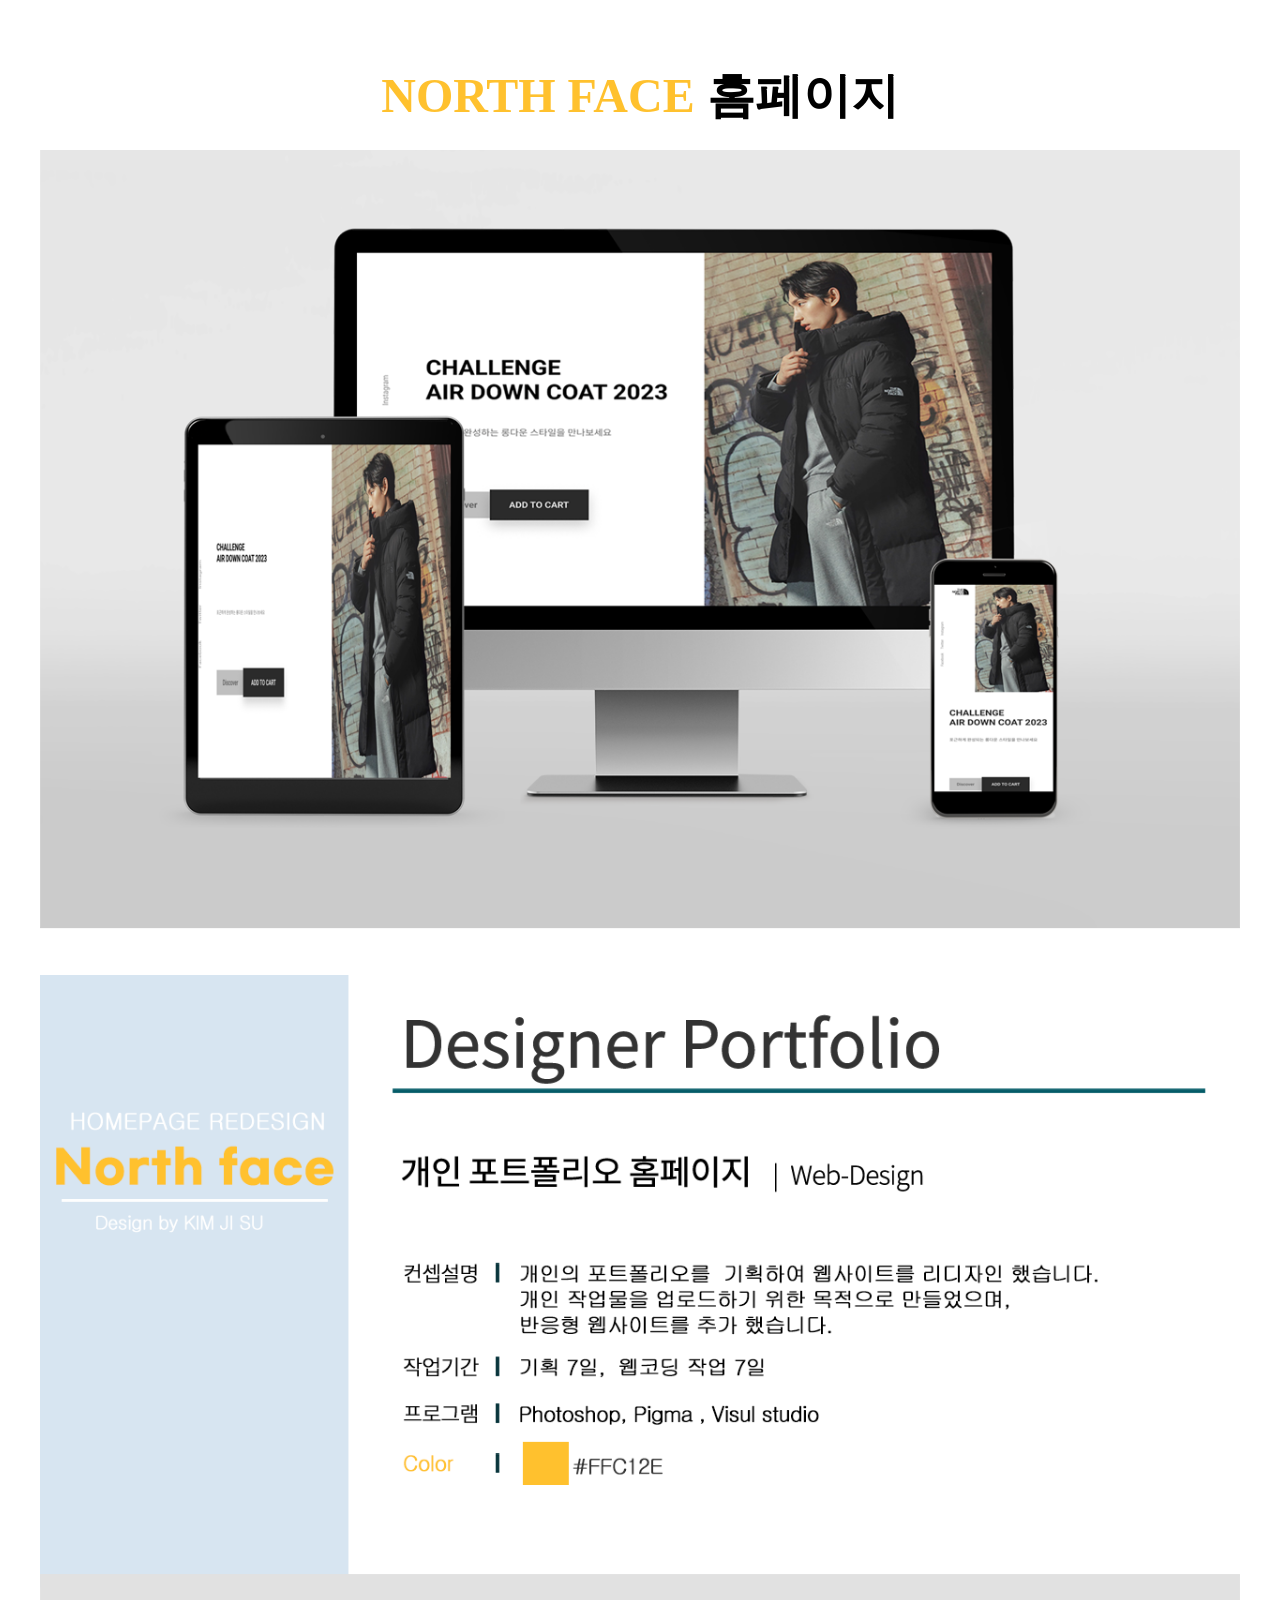
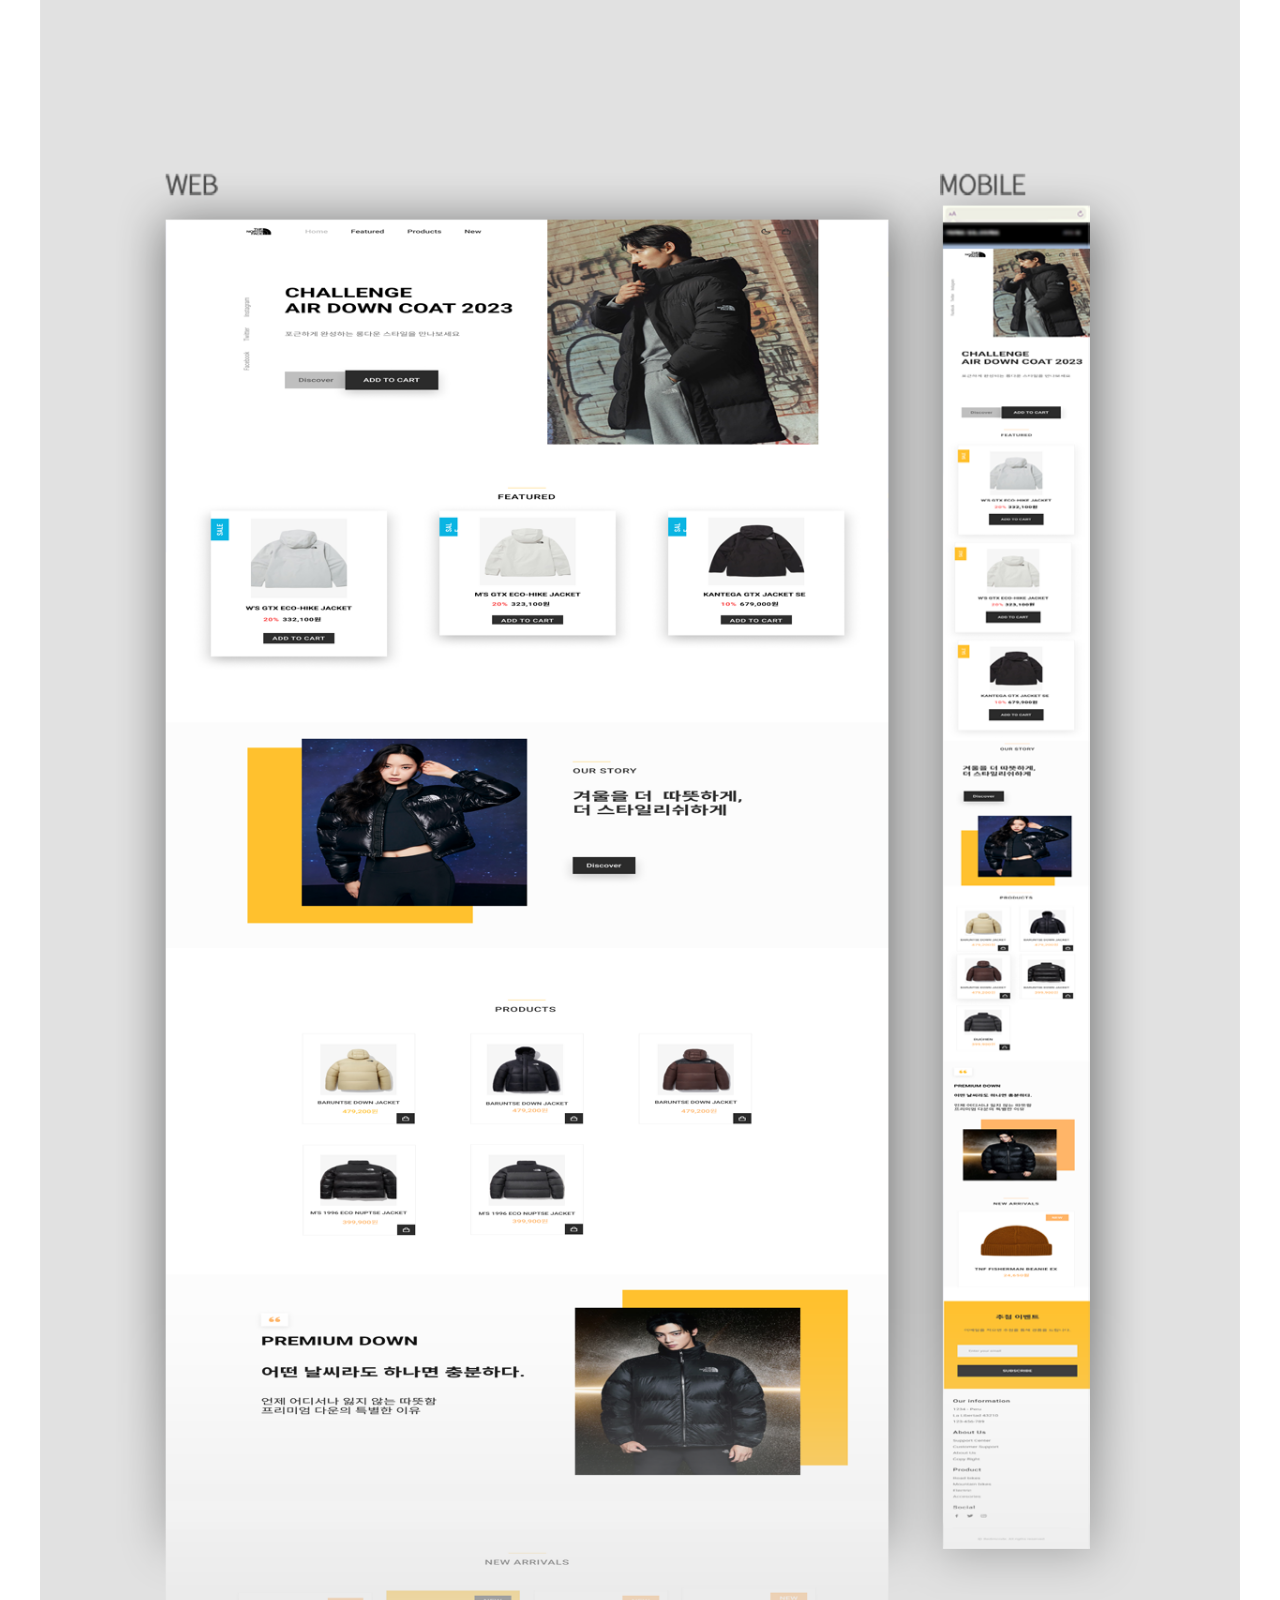
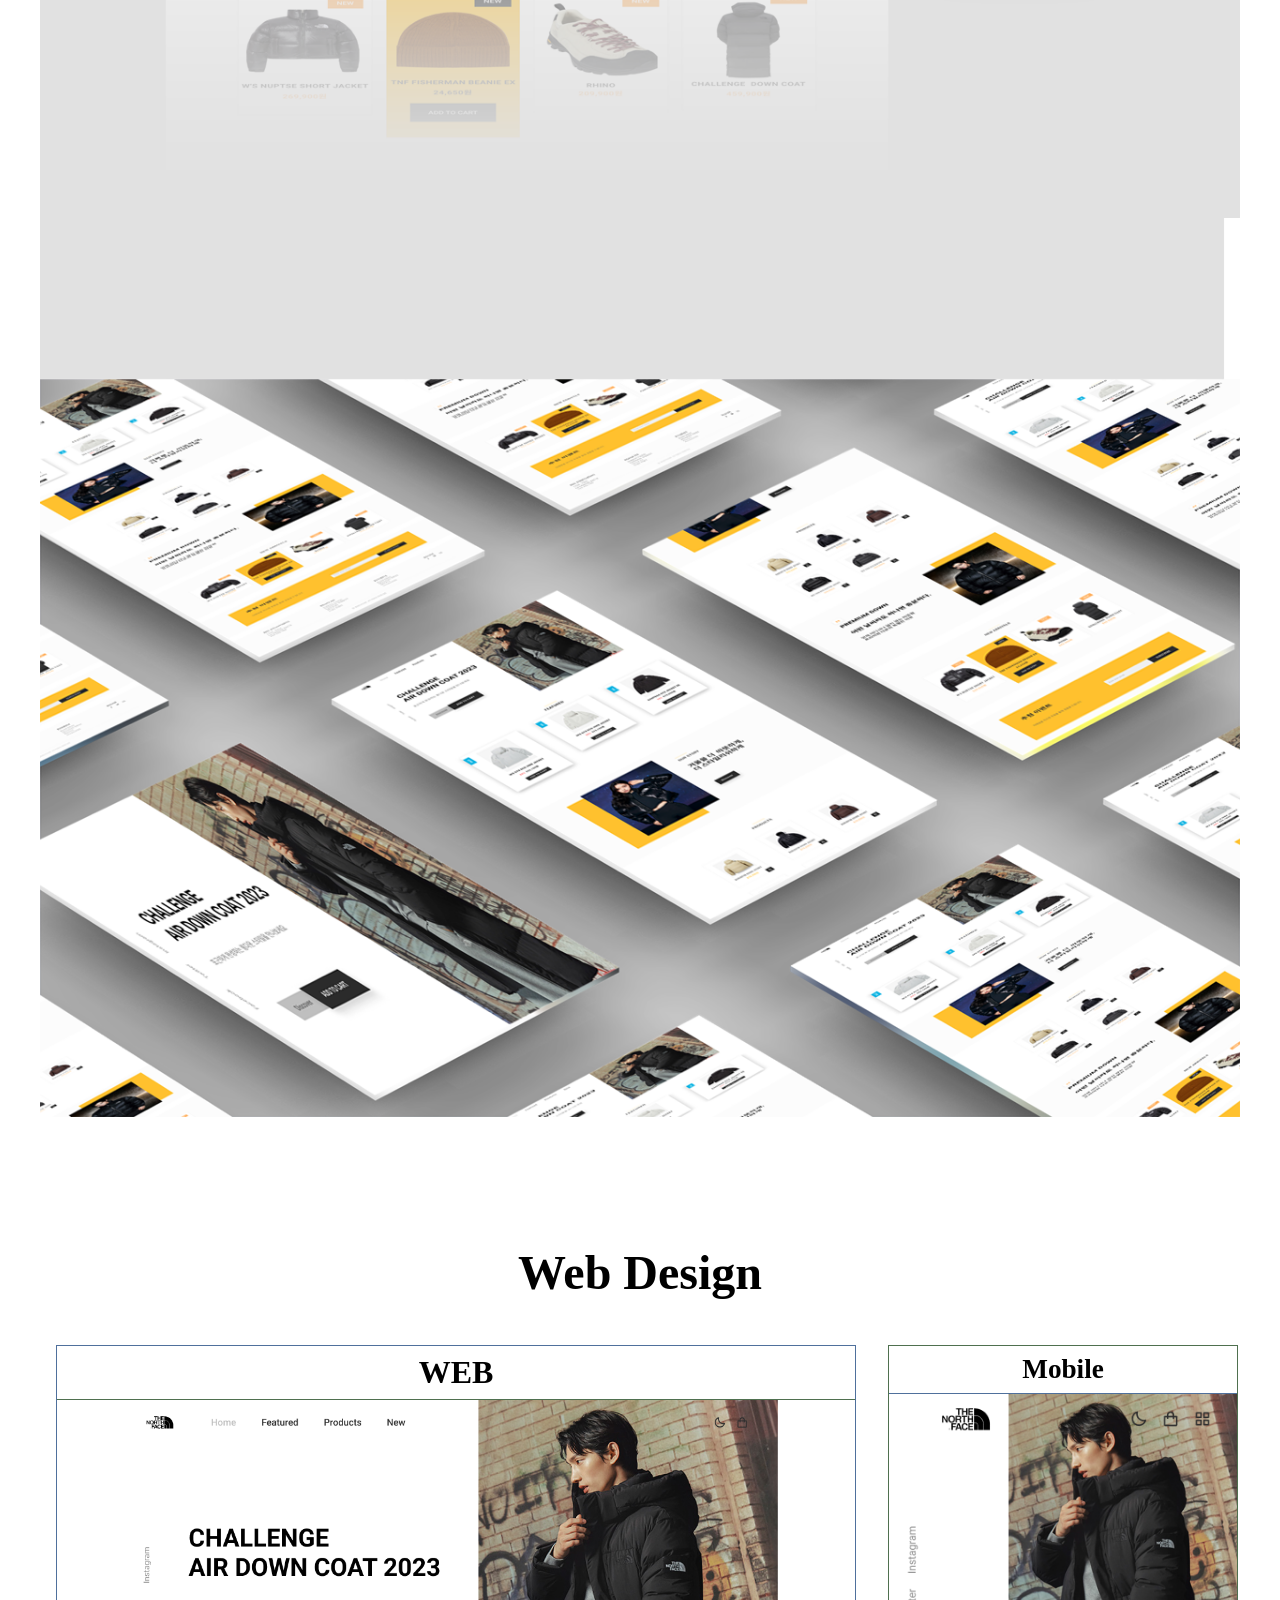
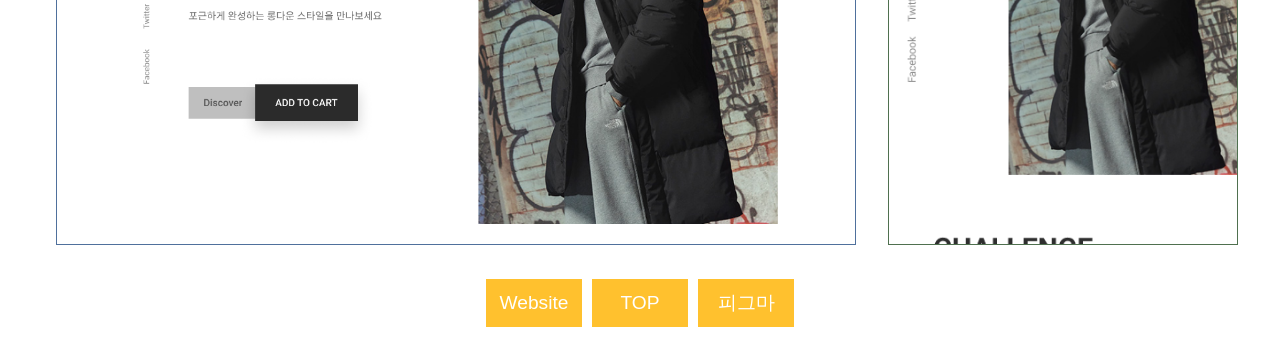
<file: 노스페이스/index.html>
<!DOCTYPE html>
<html lang="en">
<head>
    <meta charset="UTF-8">
    <meta name="viewport" content="width=device-width, initial-scale=1.0">
    <title>NORTH FACE</title>
    <link rel="stylesheet" href="css/stylesheet.css">
</head>
<body>
    <div class="project">
        <header class="title">
            <h1><span>NORTH FACE </span>홈페이지</h1>
        </header>
        <section class="concept">
            <img src="노스페이스 목업/노스페이스 목업2.png" alt="">
        </section>

        <section class="design">
            <h1>Web Design</h1>

            <div class="web">
                <H3>WEB</H3>
                <div class="scroll"></div>
                <img src="노스페이스 목업/Frame 2.png" alt="">
            </div>
            <div class="mobile">
                <h3>Mobile</h3>
                <div class="scroll"></div>
                <img src="노스페이스 목업/iPhone 14 & 15 Pro - 1.png" alt="">
            </div>
        </section>
        <footer class="footer">
            <button class="btn"><a href="노스페이스 홈페이지/index.html" target="_blank">Website</a></button>
            <button class="btn"><a href="index.html">TOP</a></button>
            <button class="btn"><a href="https://www.figma.com/community/file/1323507966683059544">피그마</a></button>
        </footer>
        
    </div>
</body>
</html>
</file>
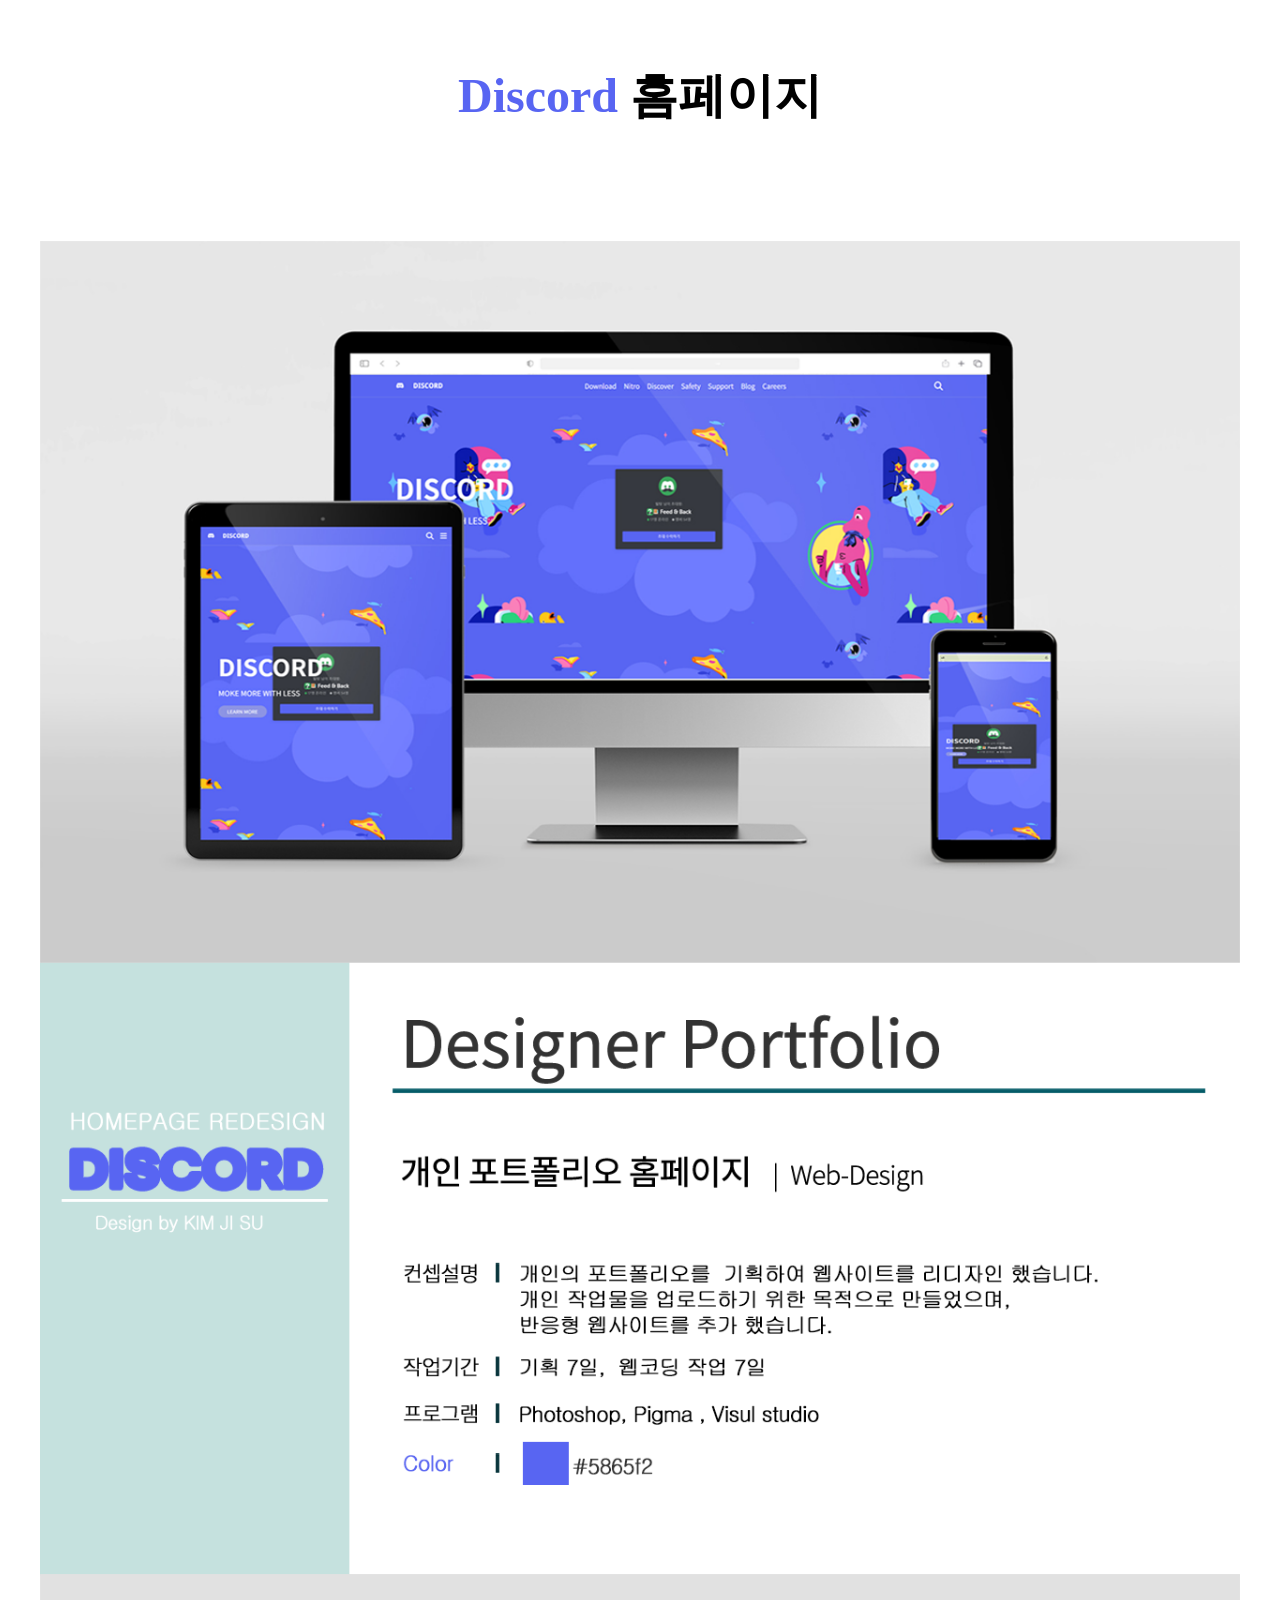
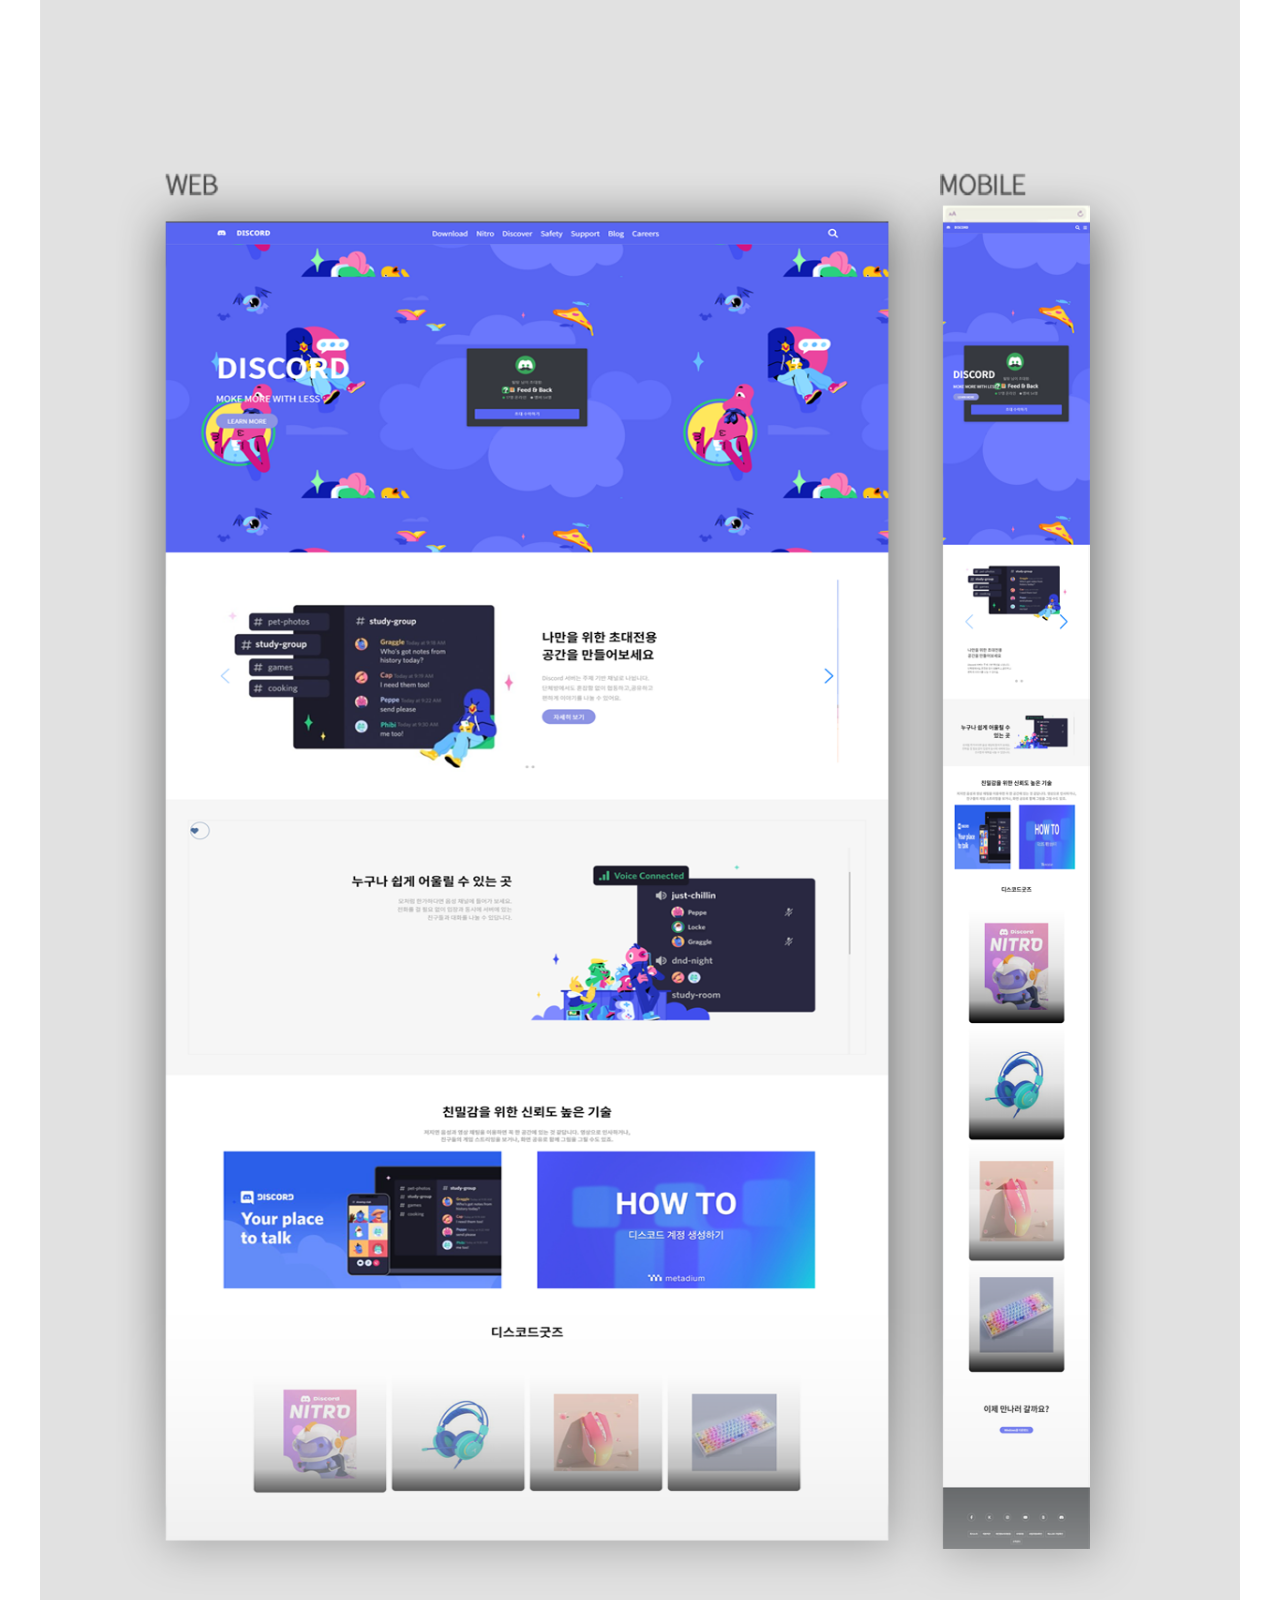
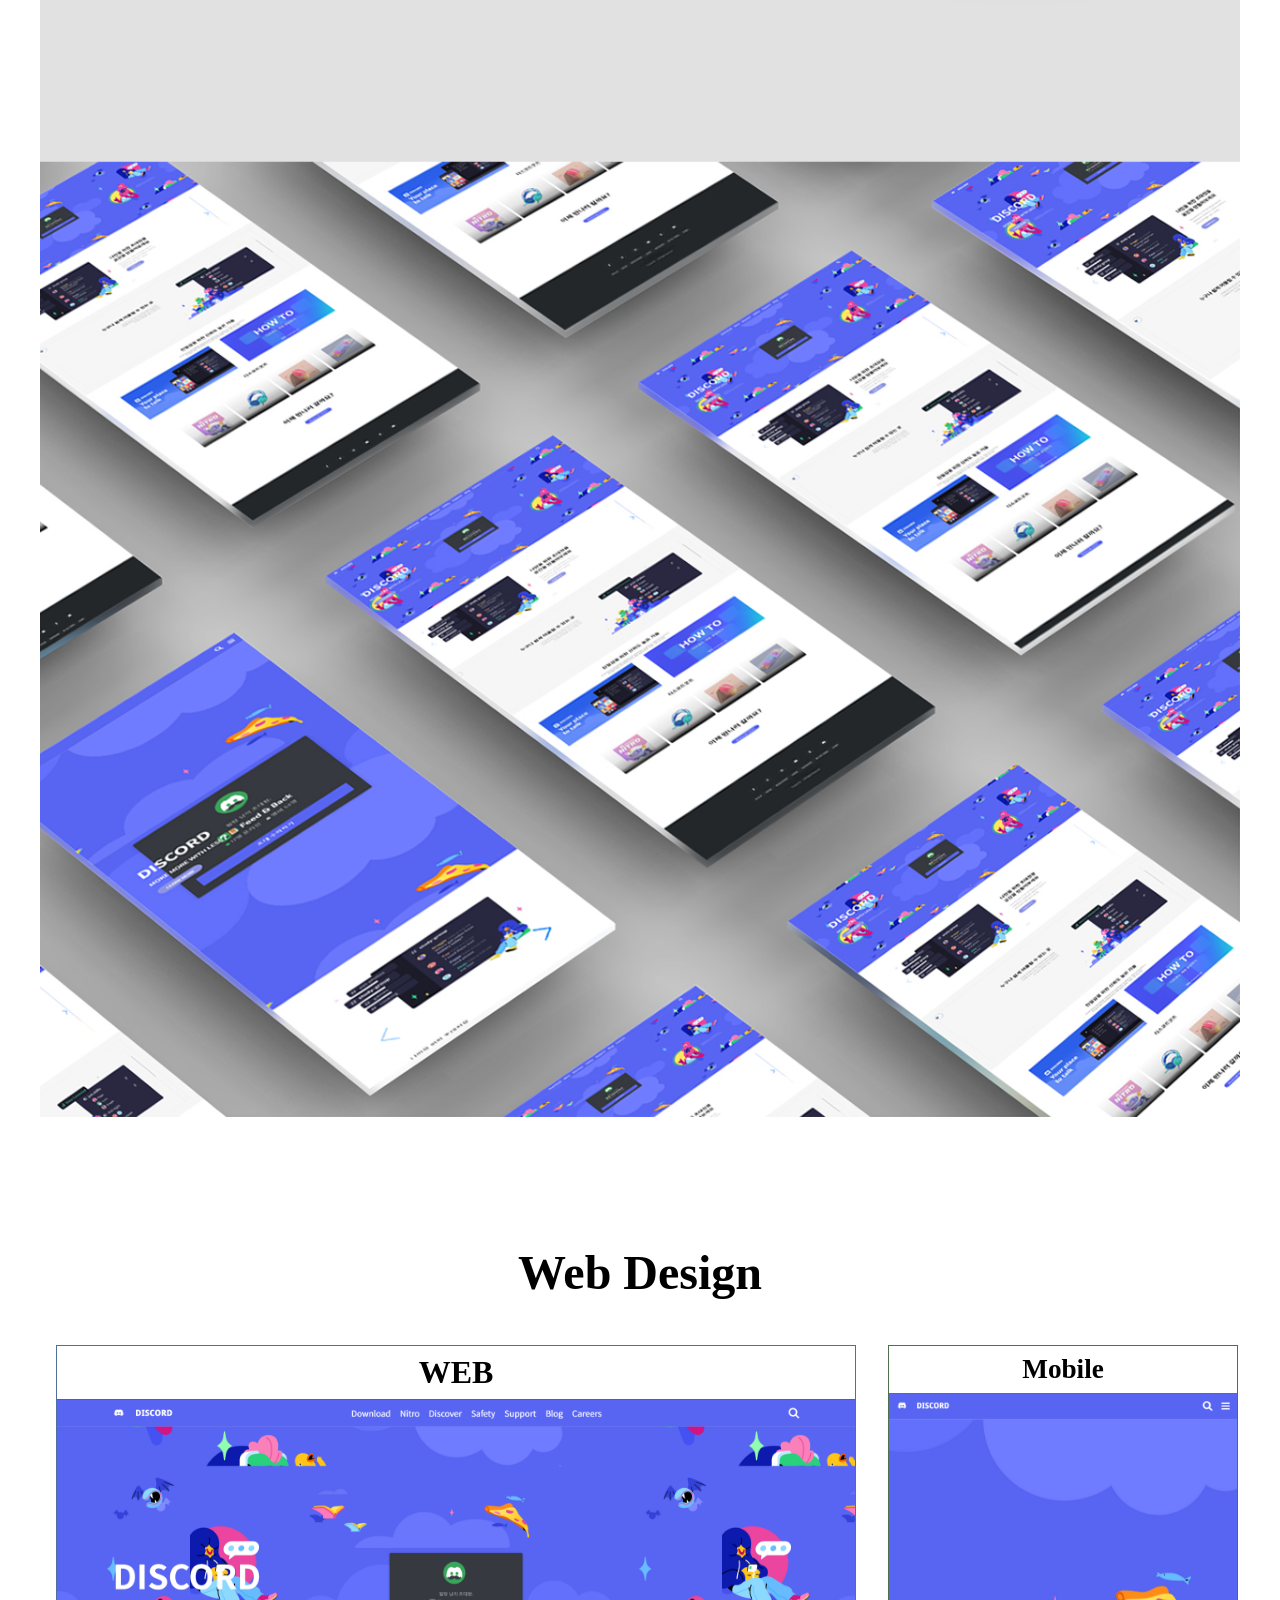
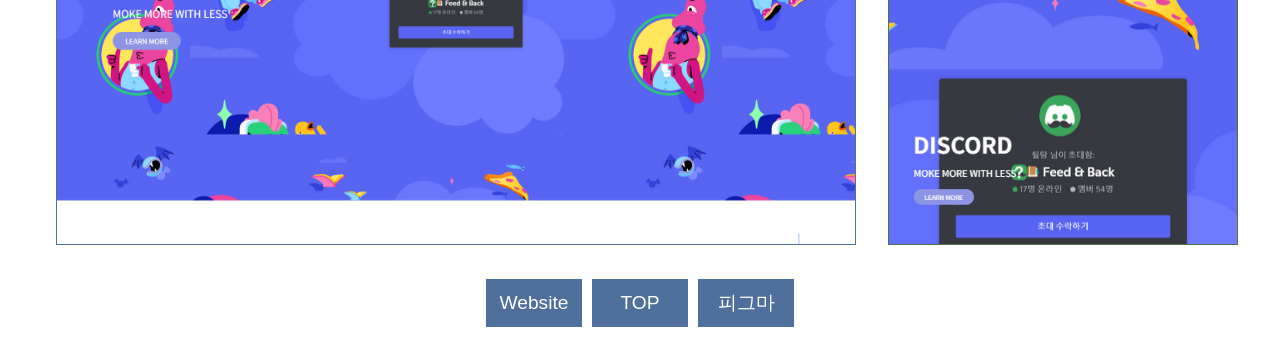
<file: web/project1/index.html>
<!DOCTYPE html>
<html lang="en">
<head>
    <meta charset="UTF-8">
    <meta name="viewport" content="width=device-width, initial-scale=1.0">
    <title>Discord</title>
    <link rel="stylesheet" href="css/stylesheet.css">
</head>
<body>
    <div class="project">
        <header class="title">
            <h1><span>Discord </span>홈페이지</h1>
        </header>
        <section class="concept">
            <img src="image/디스코드(수정).png" alt="">
        </section>

        <section class="design">
            <h1>Web Design</h1>

            <div class="web">
                <H3>WEB</H3>
                <div class="scroll"></div>
                <img src="image/pc.png" alt="">
            </div>
            <div class="mobile">
                <h3>Mobile</h3>
                <div class="scroll"></div>
                <img src="image/모바일1.png" alt="">
            </div>
        </section>
        <footer class="footer">
            <button class="btn"><a href="디스코드 홈페이지/index.html" target="_blank">Website</a></button>
            <button class="btn"><a href="index.html">TOP</a></button>
            <button class="btn"><a href="https://www.figma.com/community/file/1321705011904102719">피그마</a></button>
        </footer>
        
    </div>
</body>
</html>
</file>
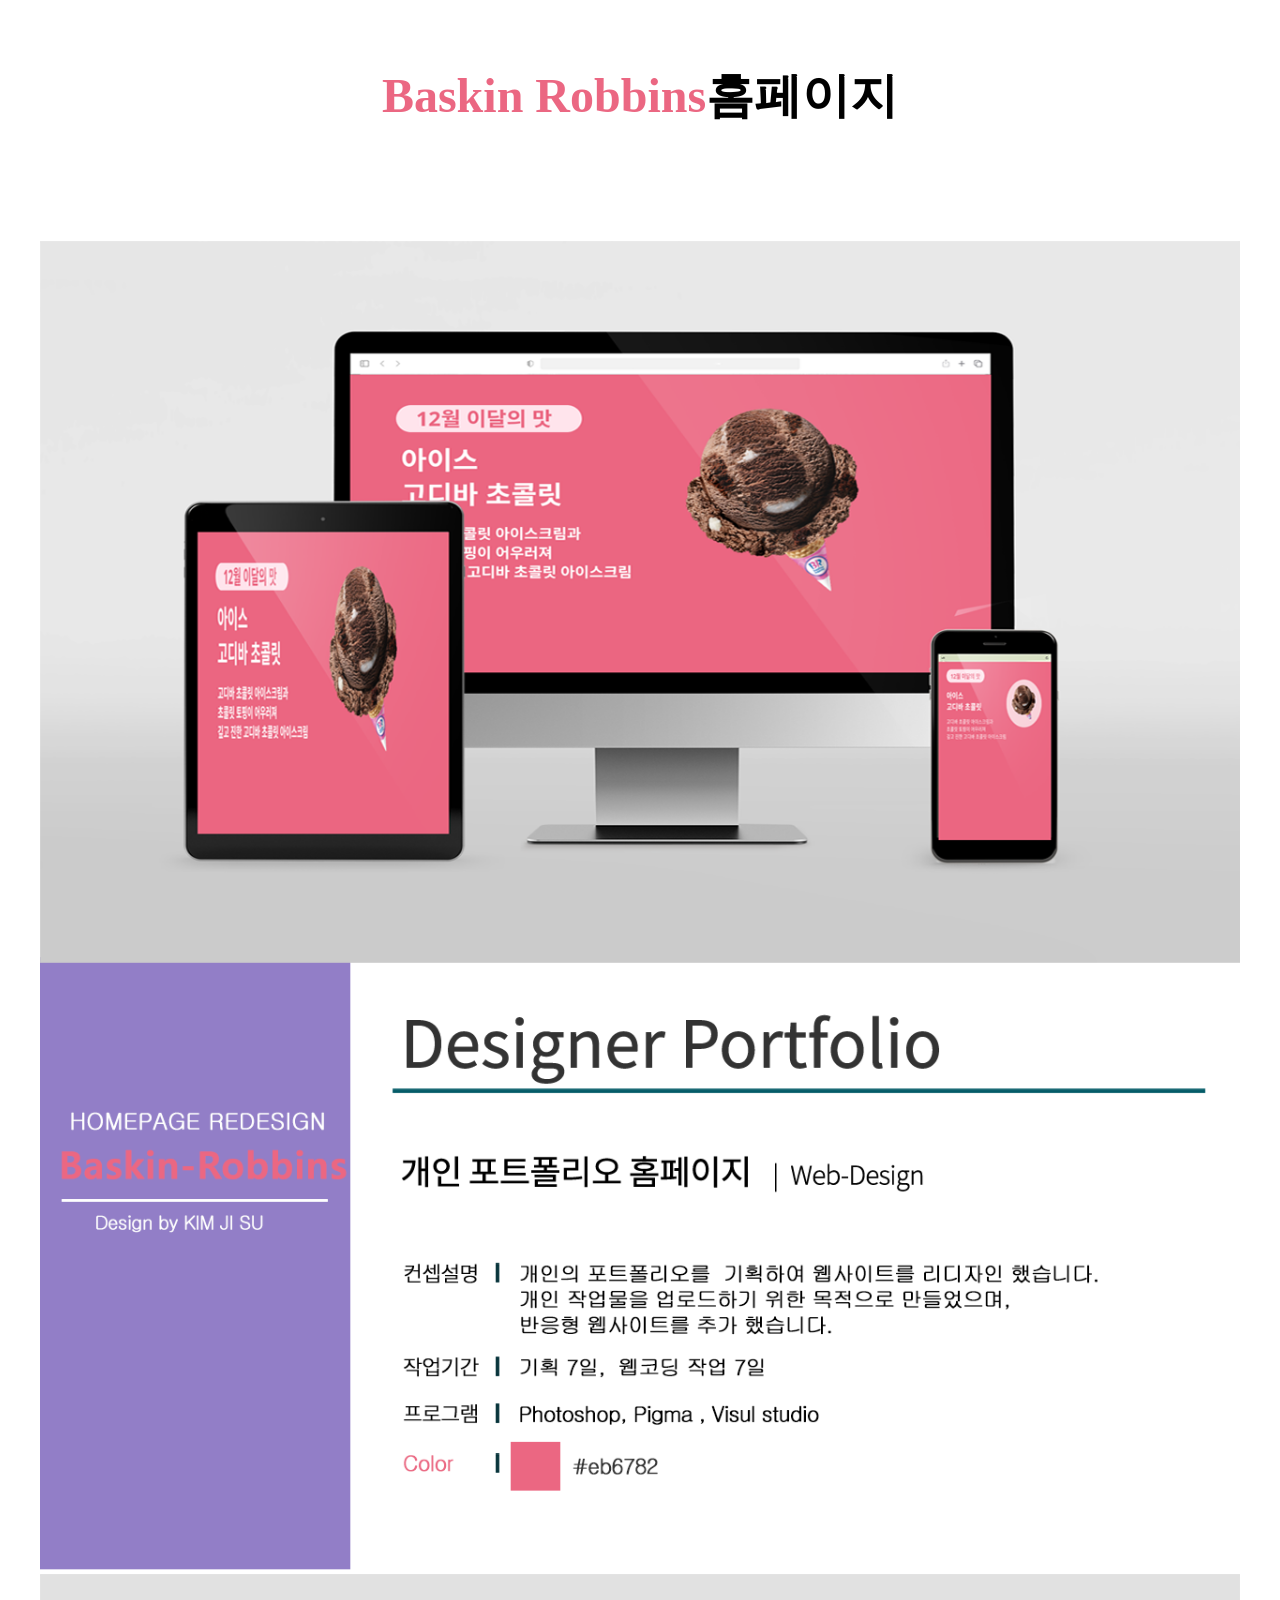
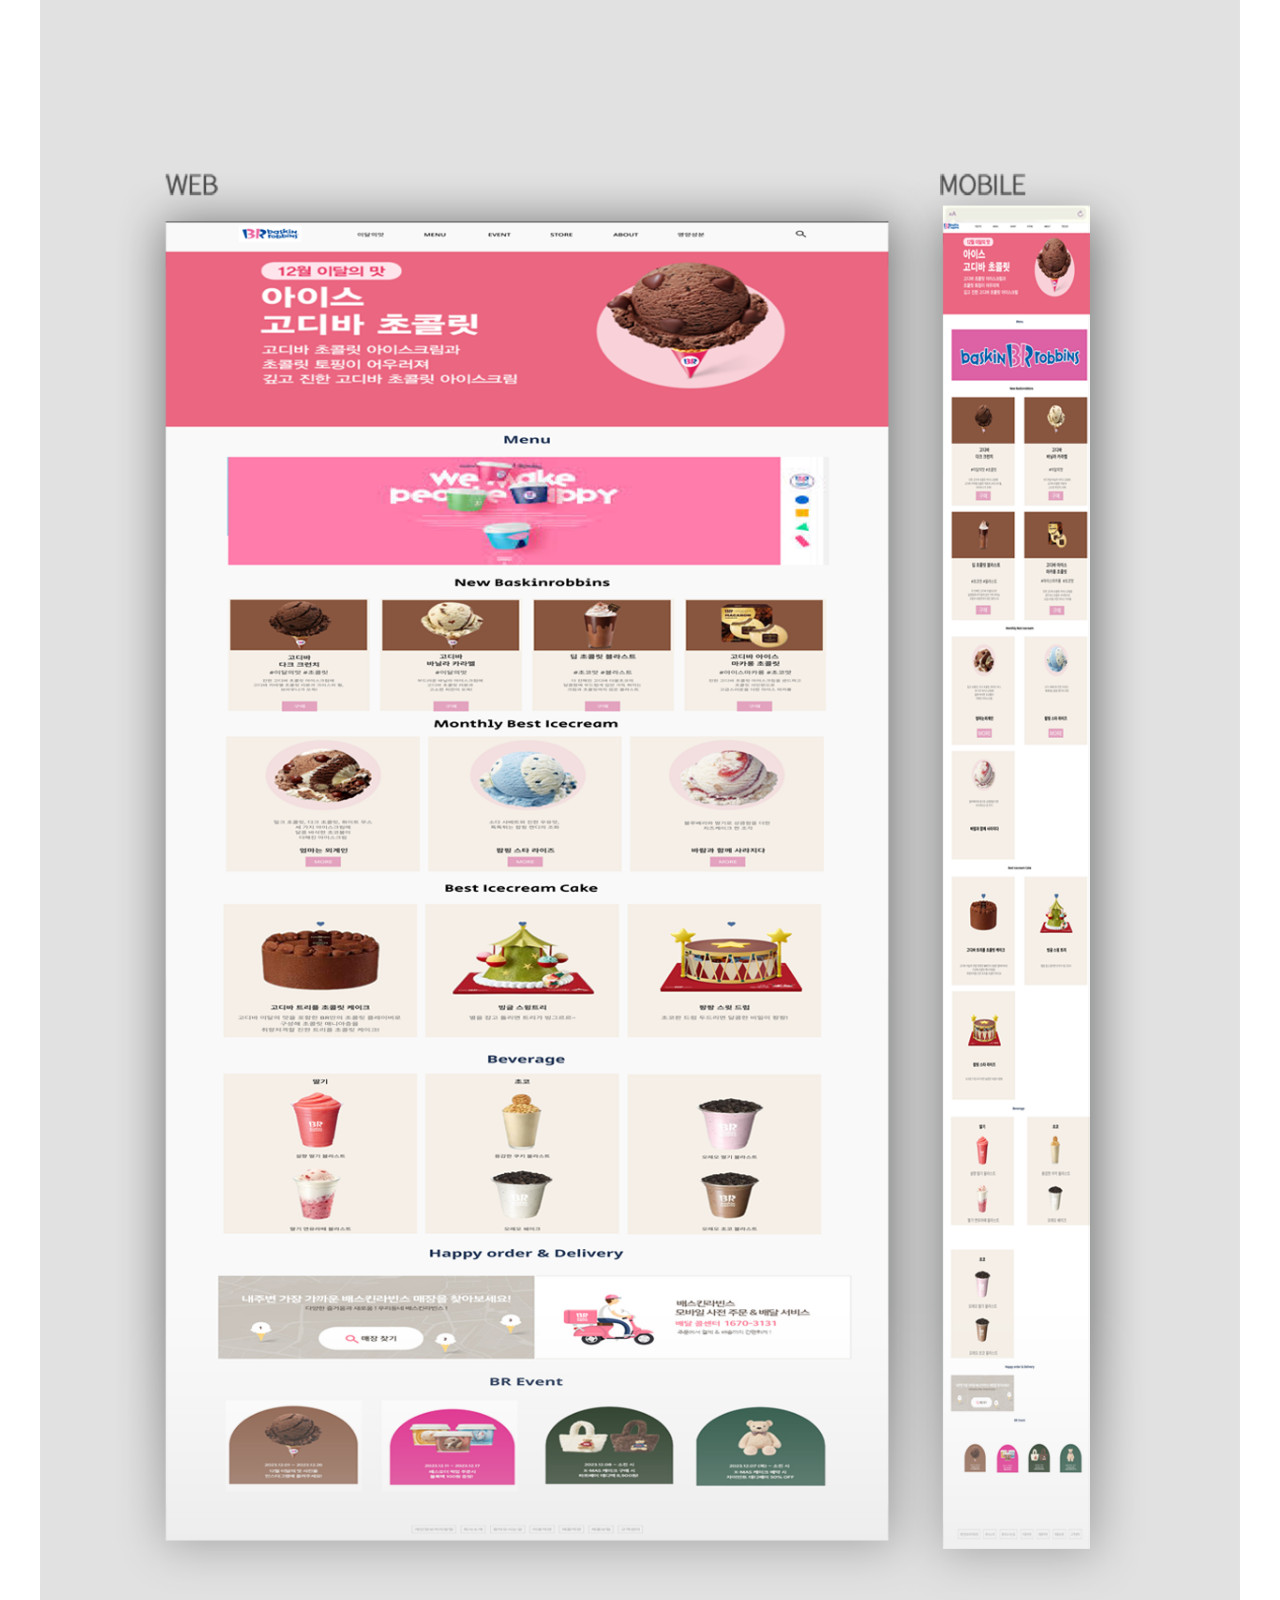
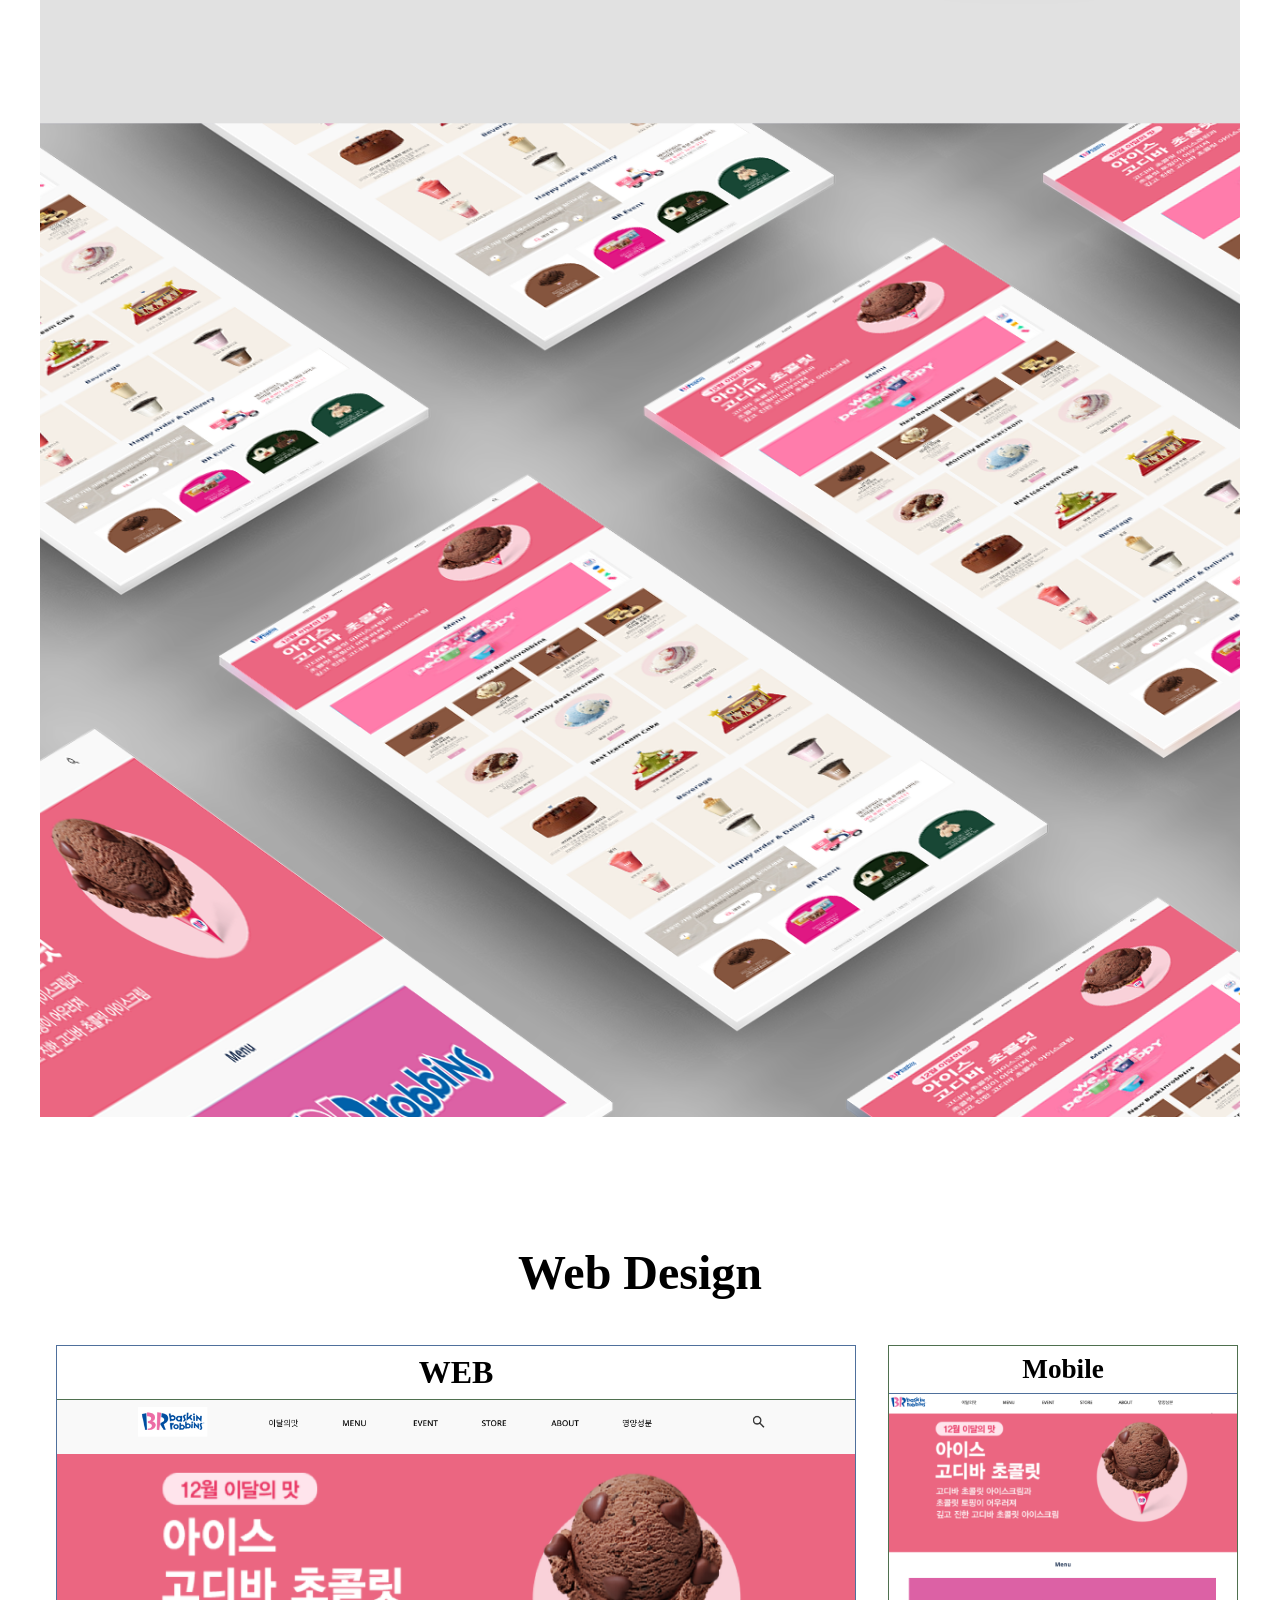
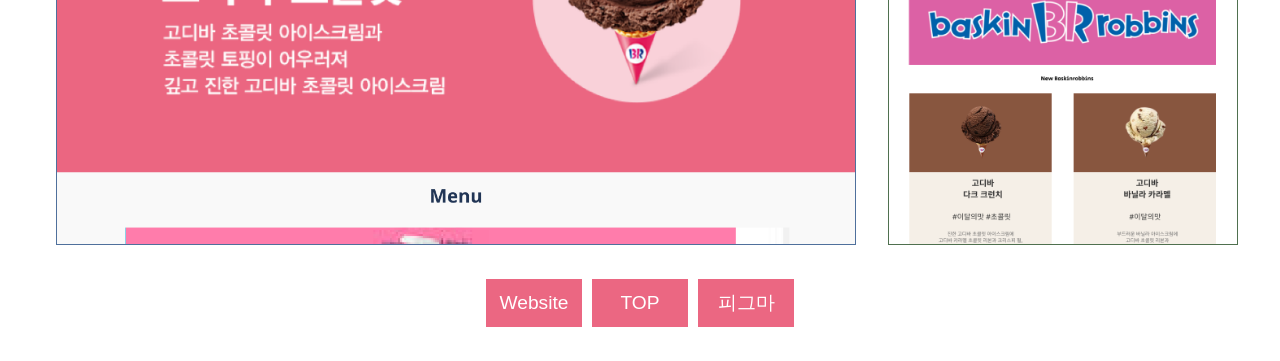
<file: web/베라/index.html>
<!DOCTYPE html>
<html lang="en">
<head>
    <meta charset="UTF-8">
    <meta name="viewport" content="width=device-width, initial-scale=1.0">
    <title>Baskin Robbins</title>
    <link rel="stylesheet" href="css/stylesheet.css">
</head>
<body>
    <div class="project">
        <header class="title">
            <h1><span>Baskin Robbins</span>홈페이지</h1>
        </header>
        <section class="concept">
            <img src="베라홈페이지/베라/이미지/웹_포폴(수정).png" alt="">
        </section>

        <section class="design">
            <h1>Web Design</h1>

            <div class="web">
                <H3>WEB</H3>
                <div class="scroll"></div>
                <img src="베라홈페이지/베라/이미지/베라/데스크탑.png" alt="">
            </div>
            <div class="mobile">
                <h3>Mobile</h3>
                <div class="scroll"></div>
                <img src="베라홈페이지/베라/이미지/베라/iPhone 14 Plus - 1.png" alt="">
            </div>
        </section>
        <footer class="footer">
            <button class="btn"><a href="베라홈페이지/index.html" target="_blank">Website</a></button>
            <button class="btn"><a href="index.html">TOP</a></button>
            <button class="btn"><a href="https://www.figma.com/community/file/1321706313124628801">피그마</a></button>
        </footer>
        
    </div>
</body>
</html>
</file>
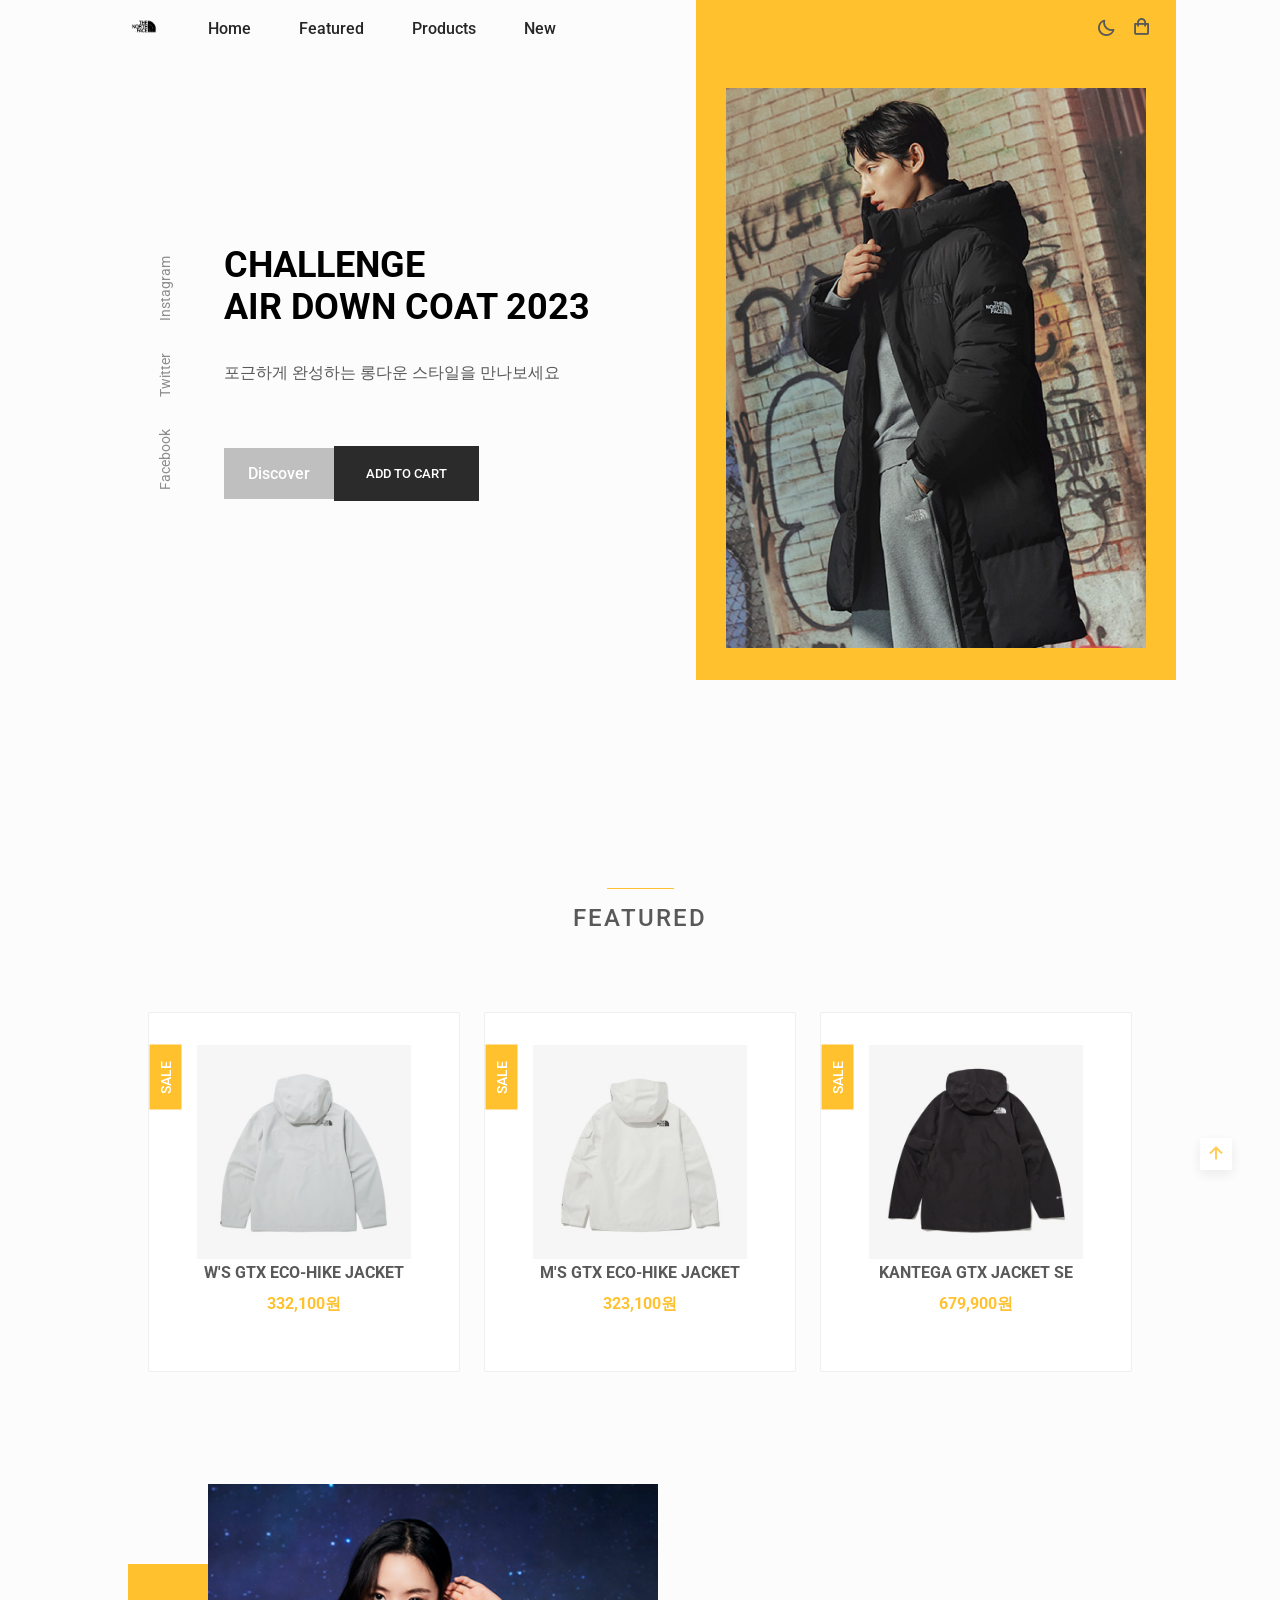
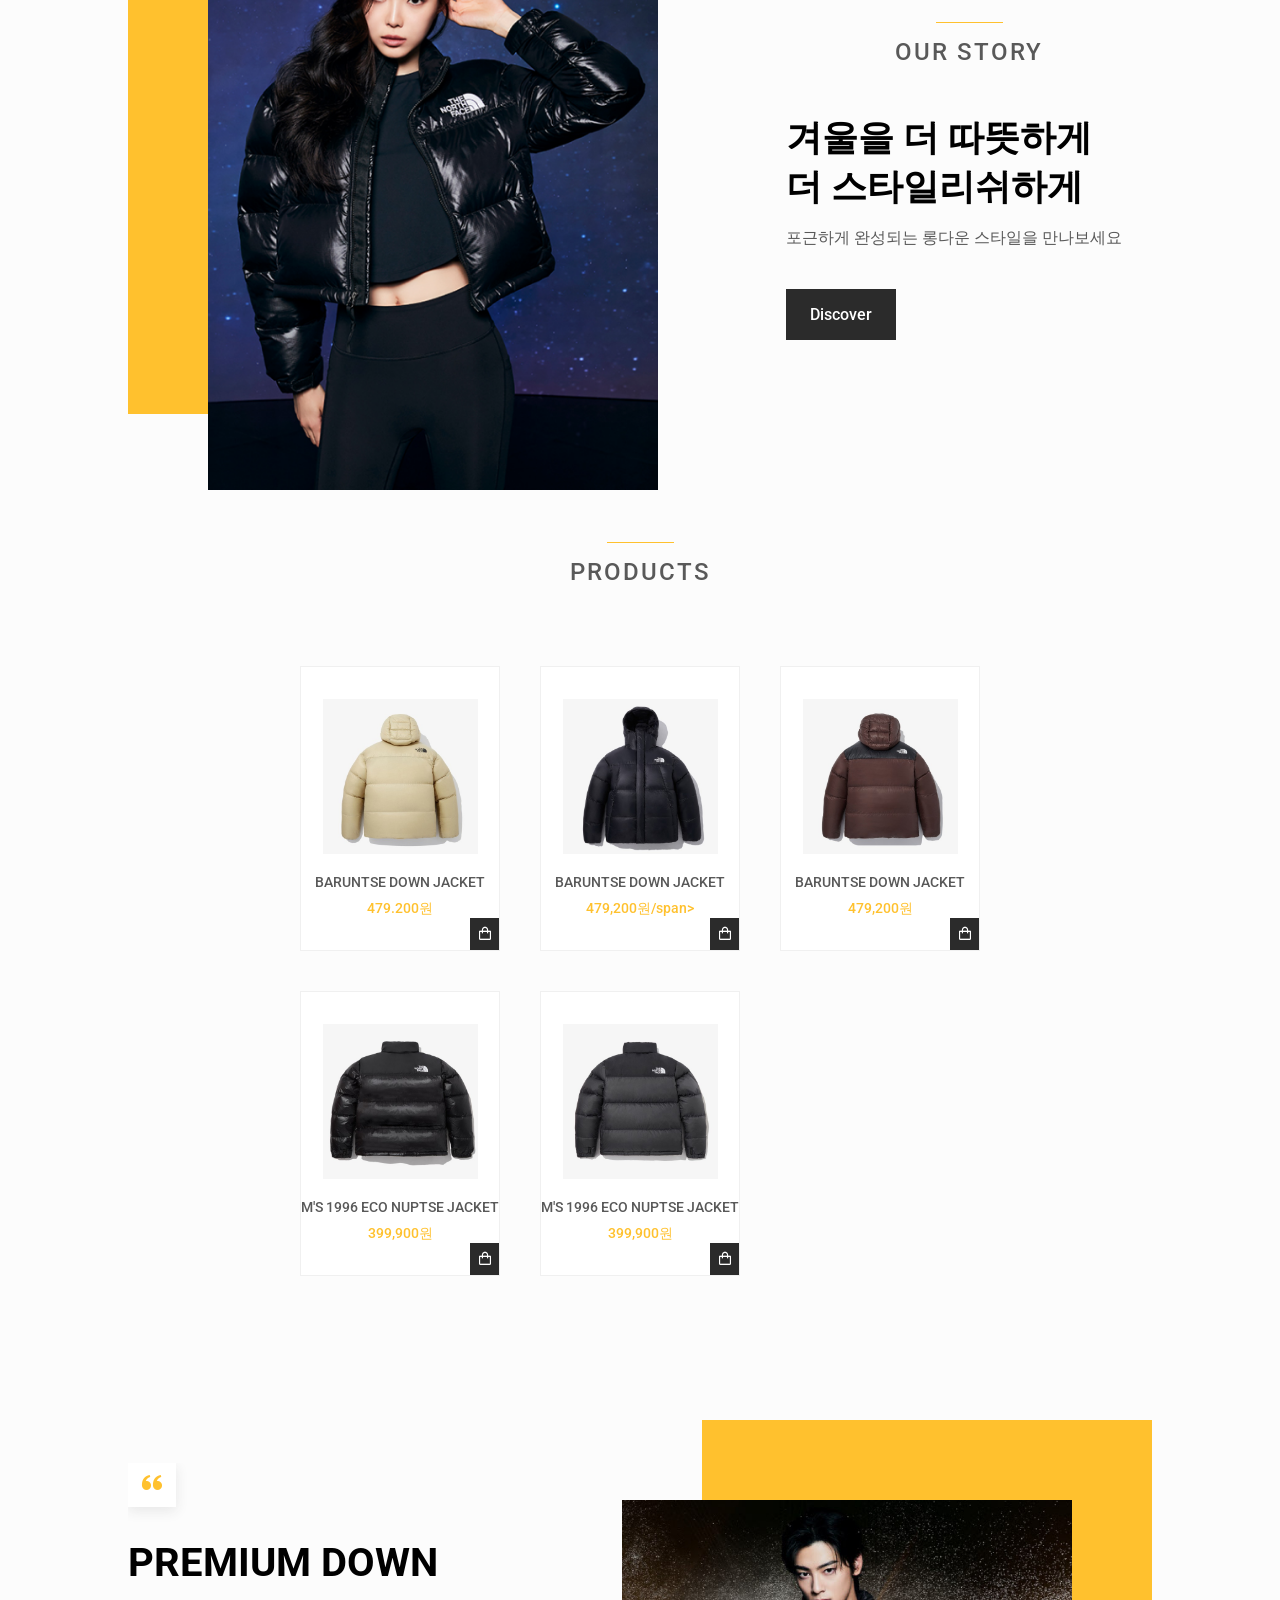
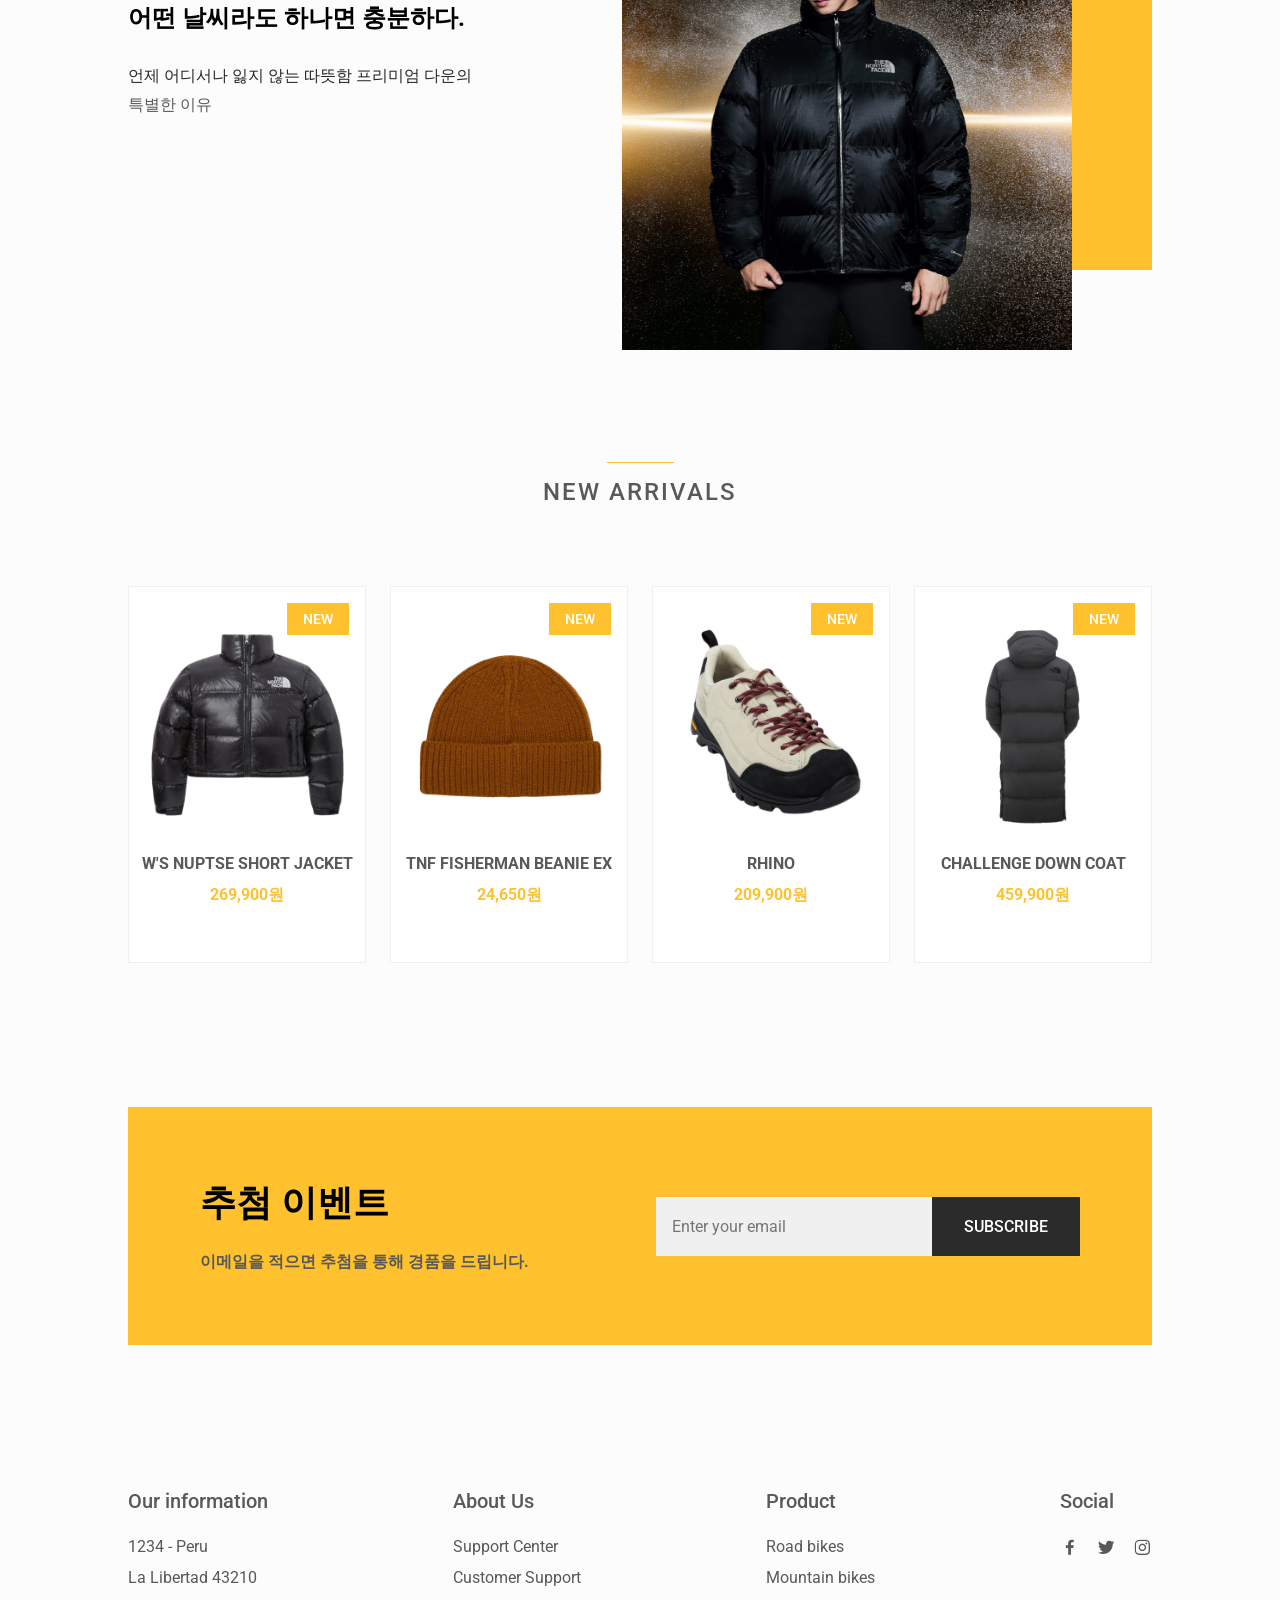
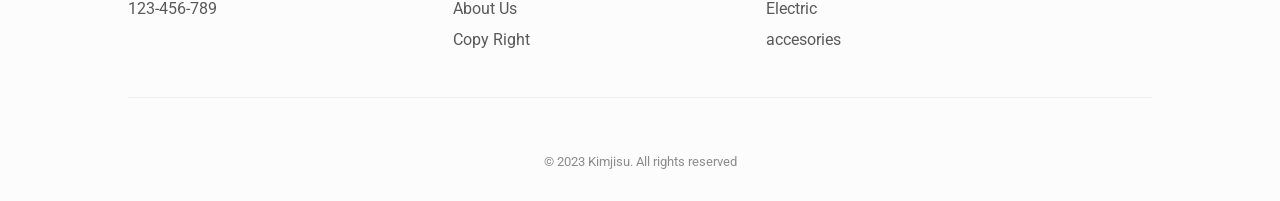
<file: 노스페이스/노스페이스 홈페이지/index.html>
<!DOCTYPE html>
<html lang="en">

<head>
    <meta charset="UTF-8">
    <meta name="viewport" content="width=device-width, initial-scale=1.0">
    <title>NORTH FACE</title>

    <!-- BOXICONS -->
    <link rel="stylesheet" href="https://cdn.jsdelivr.net/npm/boxicons@latest/css/boxicons.min.css">

    <!-- SWIPER CSS -->
    <link rel="stylesheet" href="assets/css/swiper-bundle.min.css">

    <!-- CSS -->
    <link rel="stylesheet" href="assets/css/style.css">
</head>

<body>
    <!--============== HEADER ==============-->
    <header class="header" id="header">
        <nav class="nav container">
            <a href="#" class="nav__logo">
                <img src="img/노스페이스로고.png" alt="logo">
                <!-- <i class='bx bxs-watch nav__logo-icon'></i>Rolex -->
            </a>

            <div class="nav__menu" id="nav-menu">
                <ul class="nav__list">
                    <li class="nav__item">
                        <a href="#home" class="nav__link active-link">Home</a>
                    </li>
                    <li class="nav__item">
                        <a href="#featured" class="nav__link">Featured</a>
                    </li>
                    <li class="nav__item">
                        <a href="#products" class="nav__link">Products</a>
                    </li>
                    <li class="nav__item">
                        <a href="#new" class="nav__link">New</a>
                    </li>
                </ul>

                <div class="nav__close" id="nav-close">
                    <i class='bx bx-x'></i>
                </div>
            </div>

            <div class="nav__btns">
                <!-- Theme change button -->
                <i class='bx bx-moon change-theme' id="theme-button"></i>

                <div class="nav__shop" id="cart-shop">
                    <i class='bx bx-shopping-bag'></i>
                </div>

                <div class="nav__toggle" id="nav-toggle">
                    <i class='bx bx-grid-alt'></i>
                </div>
            </div>
        </nav>
    </header>

    <!--============== CART ==============-->
    <div class="cart" id="cart">
        <i class='bx bx-x cart__close' id="cart-close"></i>
        <h2 class="cart__title-center">My Cart</h2>

        <div class="cart__container">

            <article class="cart__card">
                <div class="cart__box">
                    <img class="cart__img" src="img/패딩1.jpg" alt="" >
                </div>

                <div class="cart__details">
                    <h3 class="cart__title">BARUNTSE DOWN JACKET</h3>
                    <span class="cart__price">479,200원</span>

                    <div class="cart__amount">
                        <div class="cart__amount-content">
                            <span class="cart__amount-box">
                                <i class='bx bx-minus'></i>
                            </span>

                            <span class="cart__amount-number">1</span>

                            <span class="cart__amount-box">
                                <i class='bx bx-plus'></i>
                            </span>
                        </div>

                        <i class='bx bx-trash-alt cart__amount-trash'></i>

                    </div>
                </div>
            </article>

            <article class="cart__card">
                <div class="cart__box">
                    <img class="cart__img" src="img/패딩2.jpg" alt="" >
                </div>

                <div class="cart__details">
                    <h3 class="cart__title">BARUNTSE DOWN JACKET</h3>
                    <span class="cart__price">479,200원</span>

                    <div class="cart__amount">
                        <div class="cart__amount-content">
                            <span class="cart__amount-box">
                                <i class='bx bx-minus'></i>
                            </span>

                            <span class="cart__amount-number">1</span>

                            <span class="cart__amount-box">
                                <i class='bx bx-plus'></i>
                            </span>
                        </div>

                        <i class='bx bx-trash-alt cart__amount-trash'></i>

                    </div>
                </div>
            </article>

            <article class="cart__card">
                <div class="cart__box">
                    <img class="cart__img" src="img/신제품2-removebg-preview.png" alt="" >
                </div>

                <div class="cart__details">
                    <h3 class="cart__title">TNF FISHERMAN BEANIE EX</h3>
                    <span class="cart__price">24,650원</span>

                    <div class="cart__amount">
                        <div class="cart__amount-content">
                            <span class="cart__amount-box">
                                <i class='bx bx-minus'></i>
                            </span>

                            <span class="cart__amount-number">1</span>

                            <span class="cart__amount-box">
                                <i class='bx bx-plus'></i>
                            </span>
                        </div>

                        <i class='bx bx-trash-alt cart__amount-trash'></i>

                    </div>
                </div>
            </article>

        </div>

        <div class="cart__prices">
            <span class="cart__prices-item">3 items</span>
            <span class="cart__prices-total">983,050원</span>
        </div>
    </div>

    <!--============== MAIN ==============-->
    <main class="main">
        <!--==================== HOME ====================-->
        <section class="home" id="home">
            <div class="home__container container grid">
                <div class="home__img-bg">
                    <img src="img/메인1.png" class="home__img">
                </div>

                <div class="home__social">
                    <a href="http://www.facebook.com" target="_blank" class="home__social-link">
                        Facebook
                    </a>
                    <a href="http://twitter.com" target="_blank" class="home__social-link">
                        Twitter
                    </a>
                    <a href="http://www.instagram.com" target="_blank" class="home__social-link">
                        Instagram
                    </a>
                </div>

                <div class="home__data">
                    <h1 class="home__title">CHALLENGE  <br> AIR DOWN COAT 2023</h1> <br>
                    <p class="home__description">
                        포근하게 완성하는 롱다운 스타일을 만나보세요 
                    </p> <br><br>
                    <!-- <span class="home__price">$1245</span> -->

                    <div class="home__btns">
                        <a href="#" class="button button--gray button--small">
                            Discover
                        </a>
                        <button class="button home__button">ADD TO CART</button>
                    </div>
                </div>
            </div>
        </section>

        <!--==================== FEATURED ====================-->
        <section class="featured section container" id="featured">
            <h2 class="section__title">Featured</h2>
            <div class="featured__container grid">
                <article class="featured__card">
                    <span class="featured__tag">Sale</span>
                    <img src="img/2.jpg" class="featured__img" alt="1">

                    <div class="featured__data">
                        <h3 class="featured__title">W'S GTX ECO-HIKE JACKET</h3>
                        <span class="featured__price">332,100원</span>
                    </div>
                    <button class="button featured__button">ADD TO CART</button>
                </article>

                <article class="featured__card">
                    <span class="featured__tag">Sale</span>
                    <img src="img/3.jpg" class="featured__img" alt="1">

                    <div class="featured__data">
                        <h3 class="featured__title">M'S GTX ECO-HIKE JACKET</h3>
                        <span class="featured__price">323,100원</span>
                    </div>
                    <button class="button featured__button">ADD TO CART</button>
                </article>

                <article class="featured__card">
                    <span class="featured__tag">Sale</span>
                    <img src="img/4.jpg" class="featured__img" alt="1">

                    <div class="featured__data">
                        <h3 class="featured__title">KANTEGA GTX JACKET SE</h3>
                        <span class="featured__price">679,900원</span>
                    </div>
                    <button class="button featured__button">ADD TO CART</button>
                </article>
            </div>
        </section>

        <!--==================== STORY ====================-->
        <section class="story section container">
            <div class="story__container grid">
                <div class="story__data">
                    <h2 class="section__title story__section-title">
                        Our Story
                    </h2>

                    <h1 class="story__title">
                        겨울을 더 따뜻하게 <br> 더 스타일리쉬하게
                    </h1>

                    <p class="story__description">
                        포근하게 완성되는 롱다운 스타일을 만나보세요
                    </p>

                    <a href="#" class="button button--small">Discover</a>
                </div>

                <div class="story__images">
                    <img src="img/Rectangle 31.png" class="story__img" alt="story">
                    <div class="story__square"></div>
                </div>
            </div>
        </section>

        <!--==================== PRODUCTS ====================-->
        <section class="products section container" id="products">
            <h2 class="section__title">Products</h2>

            <div class="products__container grid">
                <article class="products__card">
                    <img src="img/패딩1.jpg" class="products__img" alt="p1">
                    <h3 class="products__title">BARUNTSE DOWN JACKET</h3>
                    <span class="products__price">479.200원</span>
                    <button class="products__button">
                        <i class='bx bx-shopping-bag'></i>
                    </button>
                </article>

                <article class="products__card">
                    <img src="img/패딩2.jpg" class="products__img" alt="p1">
                    <h3 class="products__title">BARUNTSE DOWN JACKET</h3>
                    <span class="products__price">479,200원/span>
                    <button class="products__button">
                        <i class='bx bx-shopping-bag'></i>
                    </button>
                </article>

                <article class="products__card">
                    <img src="img/패딩3.jpg" class="products__img" alt="p1">
                    <h3 class="products__title">BARUNTSE DOWN JACKET</h3>
                    <span class="products__price">479,200원</span>
                    <button class="products__button">
                        <i class='bx bx-shopping-bag'></i>
                    </button>
                </article>

                <article class="products__card">
                    <img src="img/패딩4.jpg" class="products__img" alt="p1">
                    <h3 class="products__title">M'S 1996 ECO NUPTSE JACKET</h3>
                    <span class="products__price">399,900원</span>
                    <button class="products__button">
                        <i class='bx bx-shopping-bag'></i>
                    </button>
                </article>

                <article class="products__card">
                    <img src="img/패딩5.jpg" class="products__img" alt="p1">
                    <h3 class="products__title">M'S 1996 ECO NUPTSE JACKET</h3>
                    <span class="products__price">399,900원</span>
                    <button class="products__button">
                        <i class='bx bx-shopping-bag'></i>
                    </button>
                </article>
            </div>
        </section>

        <!--==================== TESTIMONIAL ====================-->
        <section class="testimonial section container">
            <div class="testimonial__container grid">
                <div class="swiper testimonial-swiper">
                    <div class="swiper-wrapper">
                        <div class="testimonial__card swiper-slide">
                            <div class="testimonial__quote">
                                <i class='bx bxs-quote-alt-left'></i>
                            </div>
                            <p class="testimonial__description">
                                PREMIUM DOWN
                            </p>
                            <h3 class="testimonial__date">어떤 날씨라도 하나면 충분하다.</h3>

                            <div class="testimonial__perfil">
                                <!-- <img src="assets/img/testimonial1.jpg" alt="" class="testimonial__perfil-img"> -->

                                <div class="testimonial__perfil-data">
                                    <span class="testimonial__perfil-name">언제 어디서나 잃지 않는 따뜻함
                                        프리미엄 다운의 </span>
                                    <span>특별한 이유</span>
                                    <!-- <span class="testimonial__perfil-detail">Director of a company</span> -->
                                </div>
                            </div>
                        </div>

                        <!-- <div class="testimonial__card swiper-slide">
                            <div class="testimonial__quote">
                                <i class='bx bxs-quote-alt-left'></i>
                            </div>
                            <p class="testimonial__description">
                                They are the best watches that one acquires, also they are always with the latest
                                news and trends, with a very comfortable price and especially with the attention
                                you receive, they are always attentive to your questions.
                            </p>
                            <h3 class="testimonial__date">March 27. 2021</h3>

                            <div class="testimonial__perfil">
                                <img src="assets/img/testimonial2.jpg" alt="" class="testimonial__perfil-img">

                                <div class="testimonial__perfil-data">
                                    <span class="testimonial__perfil-name">Samantha Mey</span>
                                    <span class="testimonial__perfil-detail">Director of a company</span>
                                </div>
                            </div>
                        </div> -->

                        <div class="testimonial__card swiper-slide">
                            <div class="testimonial__quote">
                                <i class='bx bxs-quote-alt-left'></i>
                            </div>
                            <p class="testimonial__description">
                                
                            </p>
                            <h3 class="testimonial__date"></h3>

                            <!-- <div class="testimonial__perfil">
                                <img src="assets/img/testimonial3.jpg" alt="" class="testimonial__perfil-img">

                                <div class="testimonial__perfil-data">
                                    <span class="testimonial__perfil-name"></span>
                                    <span class="testimonial__perfil-detail"></span>
                                </div>
                            </div> -->
                        </div>
                    </div>

                    <!-- <div class="swiper-button-next">
                        <i class='bx bx-right-arrow-alt'></i>
                    </div>
                    <div class="swiper-button-prev">
                        <i class='bx bx-left-arrow-alt'></i>
                    </div> -->
                </div>

                <div class="testimonial__images">
                    <div class="testimonial__square"></div>
                    <img src="img/차은우1.png" alt="" class="testimonial__img">
                </div>
            </div>
        </section>

        <!--==================== NEW ====================-->
        <section class="new section container" id="new">
            <h2 class="section__title">New Arrivals</h2>
            <div class="new__container">
                <div class="swiper new-swiper">
                    <div class="swiper-wrapper">

                        <article class="new__card swiper-slide">
                            <span class="new__tag">New</span>
                            <img src="img/신제품1-removebg-preview.png" alt="" class="new__img">

                            <div class="new__data">
                                <h3 class="new__title">W'S NUPTSE SHORT JACKET</h3>
                                <span class="new__price">269,900원</span>

                                <button class="button new__button">ADD TO CART</button>
                            </div>
                        </article>

                        <article class="new__card swiper-slide">
                            <span class="new__tag">New</span>
                            <img src="img/신제품2-removebg-preview.png" alt="" class="new__img">

                            <div class="new__data">
                                <h3 class="new__title">TNF FISHERMAN BEANIE EX</h3>
                                <span class="new__price">24,650원</span>

                                <button class="button new__button">ADD TO CART</button>
                            </div>
                        </article>

                        <article class="new__card swiper-slide">
                            <span class="new__tag">New</span>
                            <img src="img/신제품3-removebg-preview.png" alt="" class="new__img">

                            <div class="new__data">
                                <h3 class="new__title">RHINO</h3>
                                <span class="new__price">209,900원</span>

                                <button class="button new__button">ADD TO CART</button>
                            </div>
                        </article>

                        <article class="new__card swiper-slide">
                            <span class="new__tag">New</span>
                            <img src="img/신제품4-removebg-preview.png" alt="" class="new__img">

                            <div class="new__data">
                                <h3 class="new__title">CHALLENGE  DOWN COAT</h3>
                                <span class="new__price">459,900원</span>

                                <button class="button new__button">ADD TO CART</button>
                            </div>
                        </article>

                    </div>
                </div>
            </div>

        </section>

         <!--==================== NEWSLETTER ====================-->
         <section class="newsletter section container">
            <div class="newsletter__bg grid">
                <div>
                    <h2 class="newsletter__title">추첨 이벤트 <br> </h2>
                    <p class="newsletter__description">
                        이메일을 적으면 추첨을 통해 경품을 드립니다.
                    </p>
                </div>

                <form action="" class="newsletter__subscribe">
                    <input type="email" placeholder="Enter your email" class="newsletter__input">
                    <button class="button">
                        SUBSCRIBE
                    </button>
                </form>
            </div>
         </section>

    </main>

    <!--============== FOOTER ==============-->
    <footer class="footer section">
        <div class="footer__container container grid">
            <div class="footer__content">
                <h3 class="footer__title">Our information</h3>

                <ul class="footer__list">
                    <li>1234 - Peru</li>
                    <li>La Libertad 43210</li>
                    <li>123-456-789</li>
                </ul>
            </div>
            <div class="footer__content">
                <h3 class="footer__title">About Us</h3>

                <ul class="footer__link">
                    <li>
                        <a href="#" class="footer__link">Support Center</a>
                    </li>
                    <li>
                        <a href="#" class="footer__link">Customer Support</a>
                    </li>
                    <li>
                        <a href="#" class="footer__link">About Us</a>
                    </li>
                    <li>
                        <a href="#" class="footer__link">Copy Right</a>
                    </li>
                    
                </ul>
            </div>
            <div class="footer__content">
                <h3 class="footer__title">Product</h3>

                <ul class="footer__link">
                    <li>
                        <a href="#" class="footer__link">Road bikes</a>
                    </li>
                    <li>
                        <a href="#" class="footer__link">Mountain bikes</a>
                    </li>
                    <li>
                        <a href="#" class="footer__link">Electric</a>
                    </li>
                    <li>
                        <a href="#" class="footer__link">accesories</a>
                    </li>
                    
                </ul>
            </div>
            <div class="footer__content">
                <h3 class="footer__title">Social</h3>

                <ul class="footer__social">
                    <li>
                        <a href="https://www.facebook.com" target="_blank" class="footer__social-link">
                            <i class='bx bxl-facebook'></i>
                        </a>
                    </li>
                    <li>
                        <a href="https://twitter.com" target="_blank" class="footer__social-link">
                            <i class='bx bxl-twitter' ></i>
                        </a>
                    </li>
                    <li>
                        <a href="https://www.instagram.com" target="_blank" class="footer__social-link">
                            <i class='bx bxl-instagram' ></i>
                        </a>
                    </li>
                 
                    
                </ul>
            </div>
        </div>

        <span class="footer__copy">&#169; 2023 Kimjisu. All rights reserved</span>
    </footer>

    <!--=============== SCROLL UP ===============-->
    <a href="#" class="scrollup" id="scroll-up">
        <i class='bx bx-up-arrow-alt scrollup__icon'></i>
    </a>


    <!-- SWIPER JS -->
    <script src="assets/js/swiper-bundle.min.js"></script>

    <!-- MAIN JS -->
    <script src="assets/js/main.js"></script>
</body>

</html>
</file>
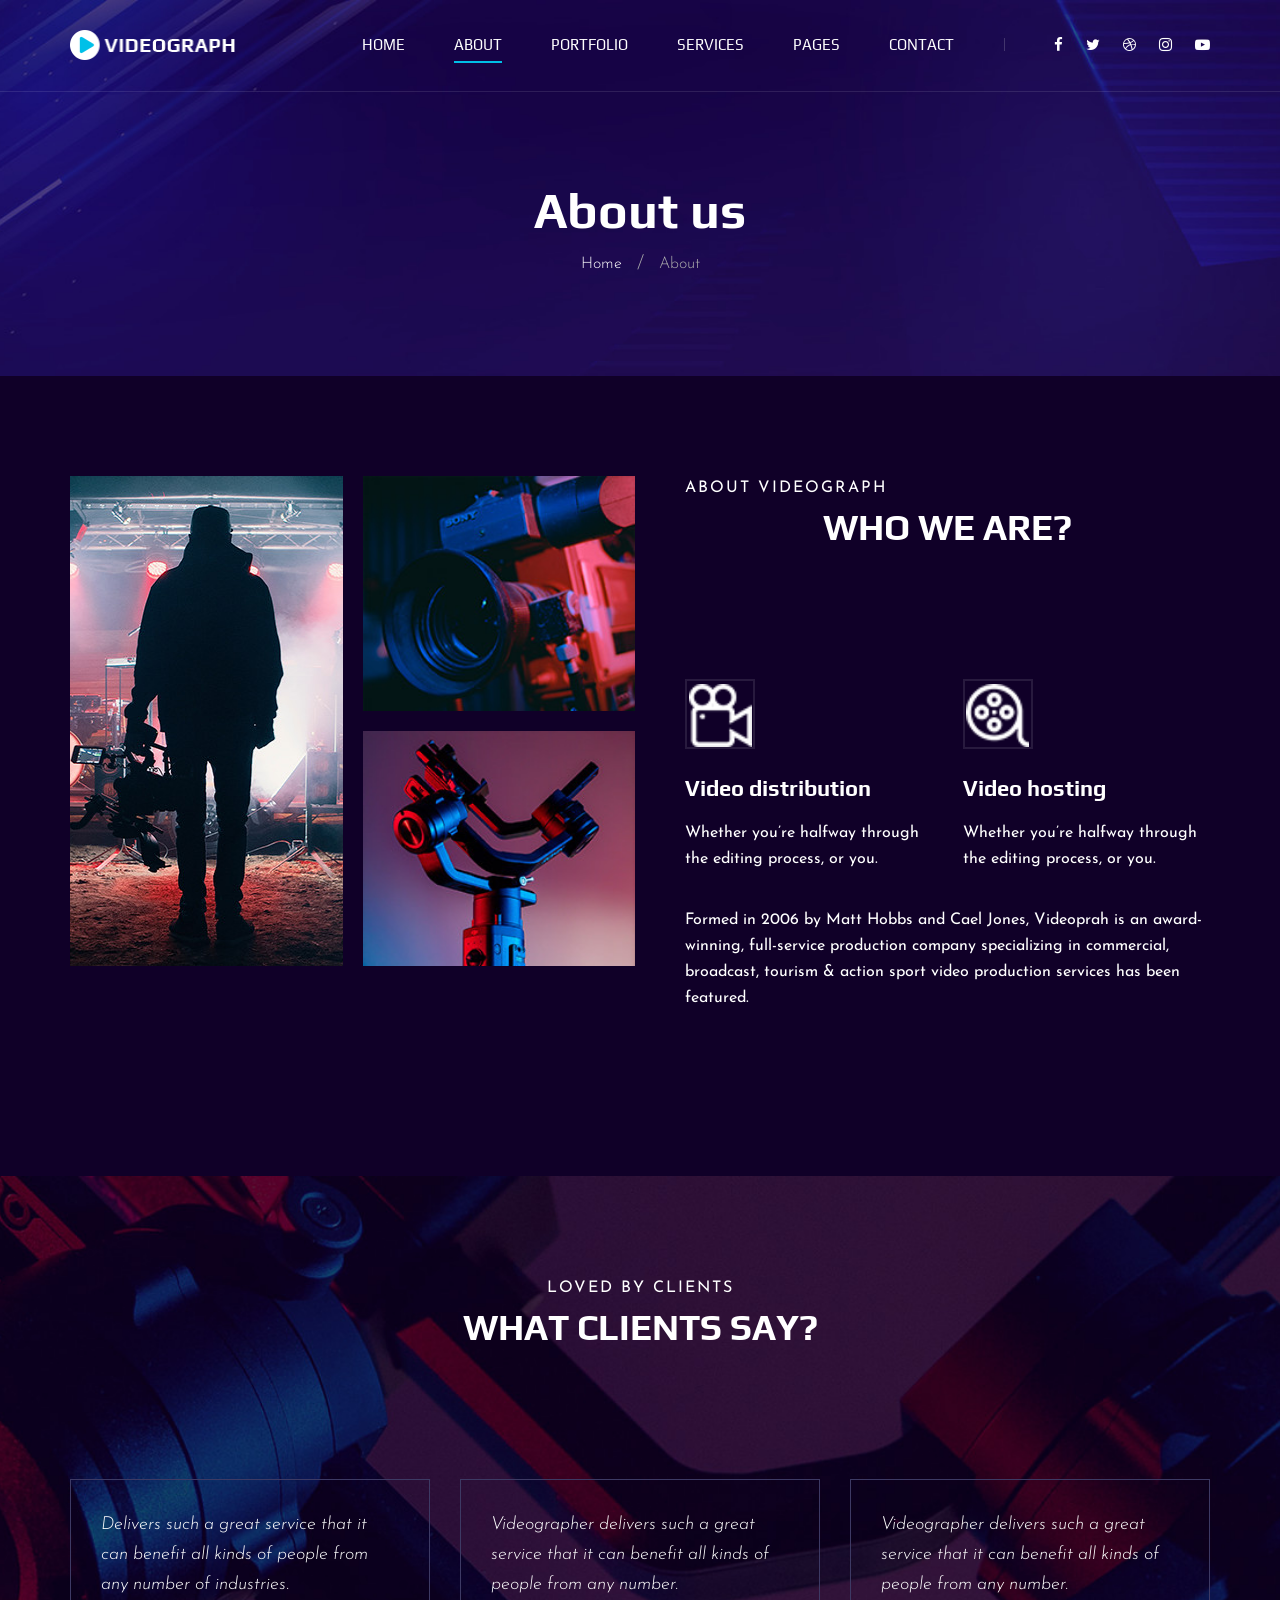
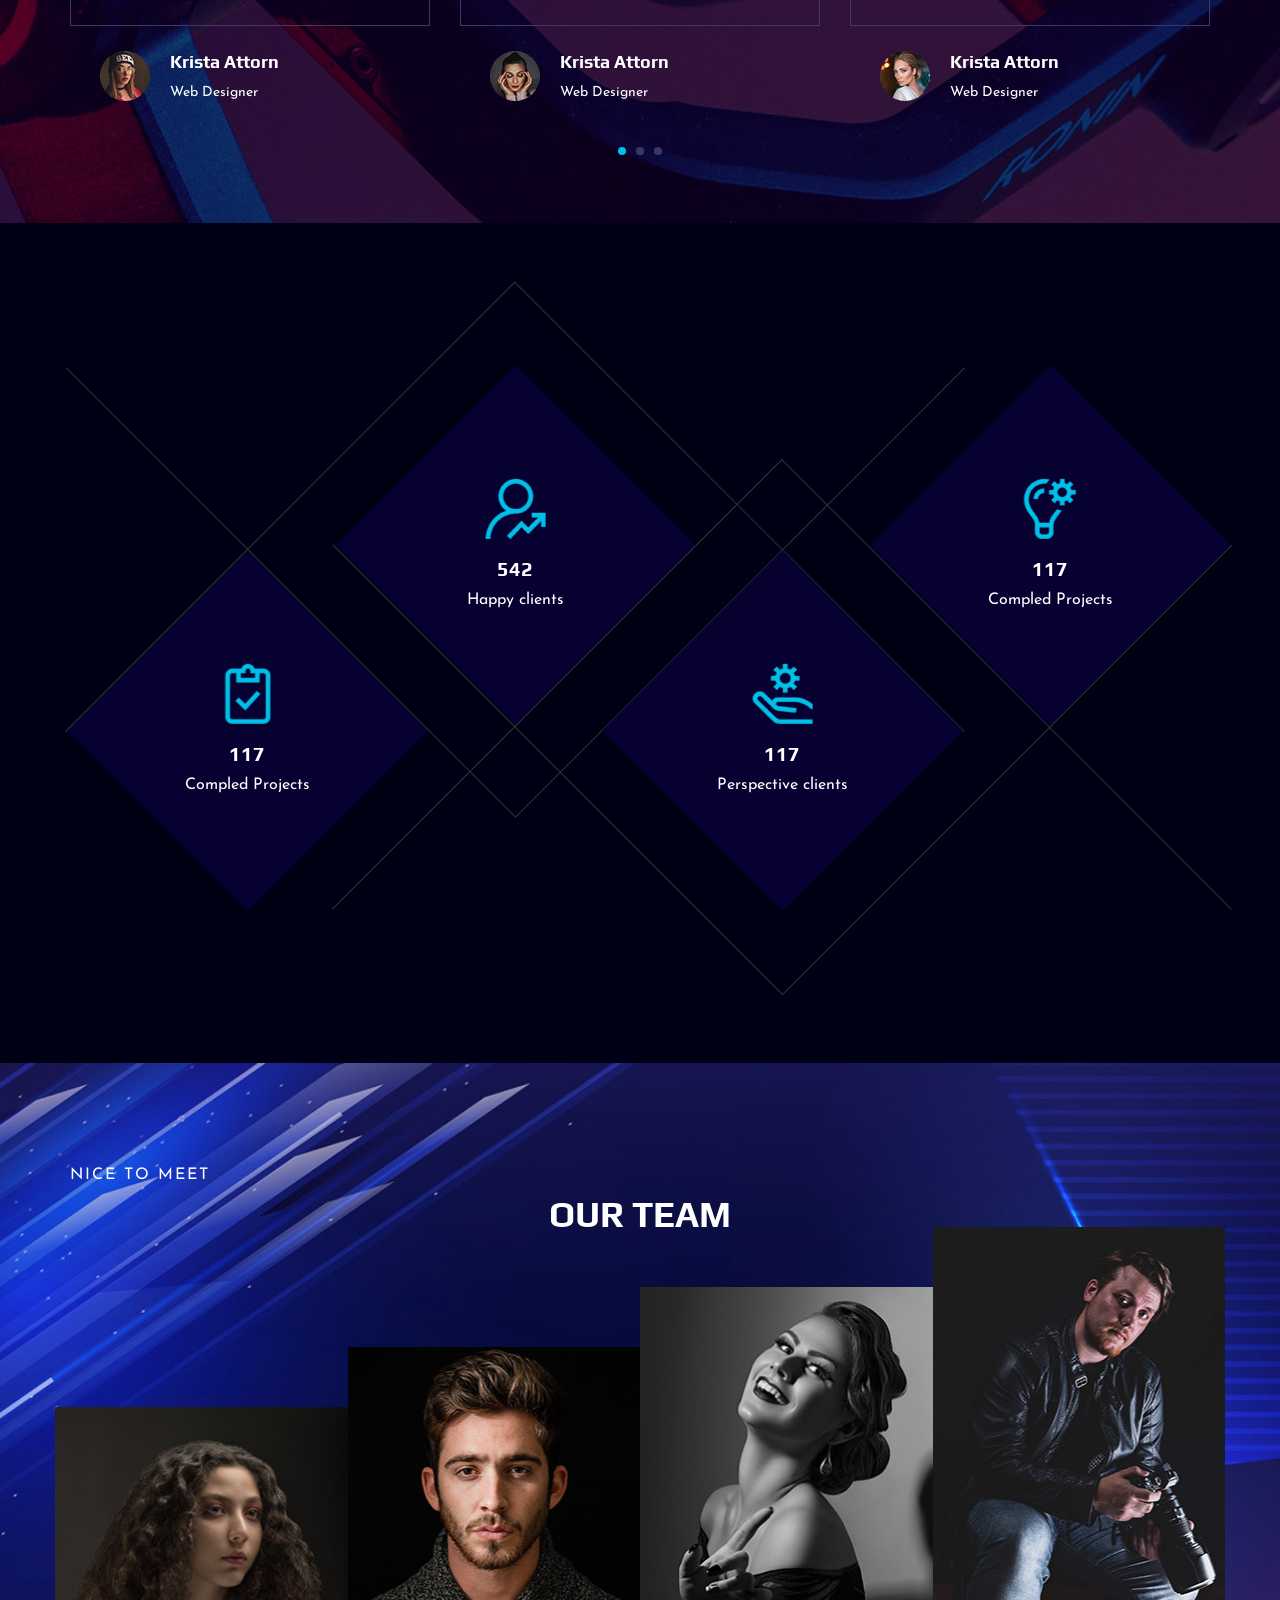
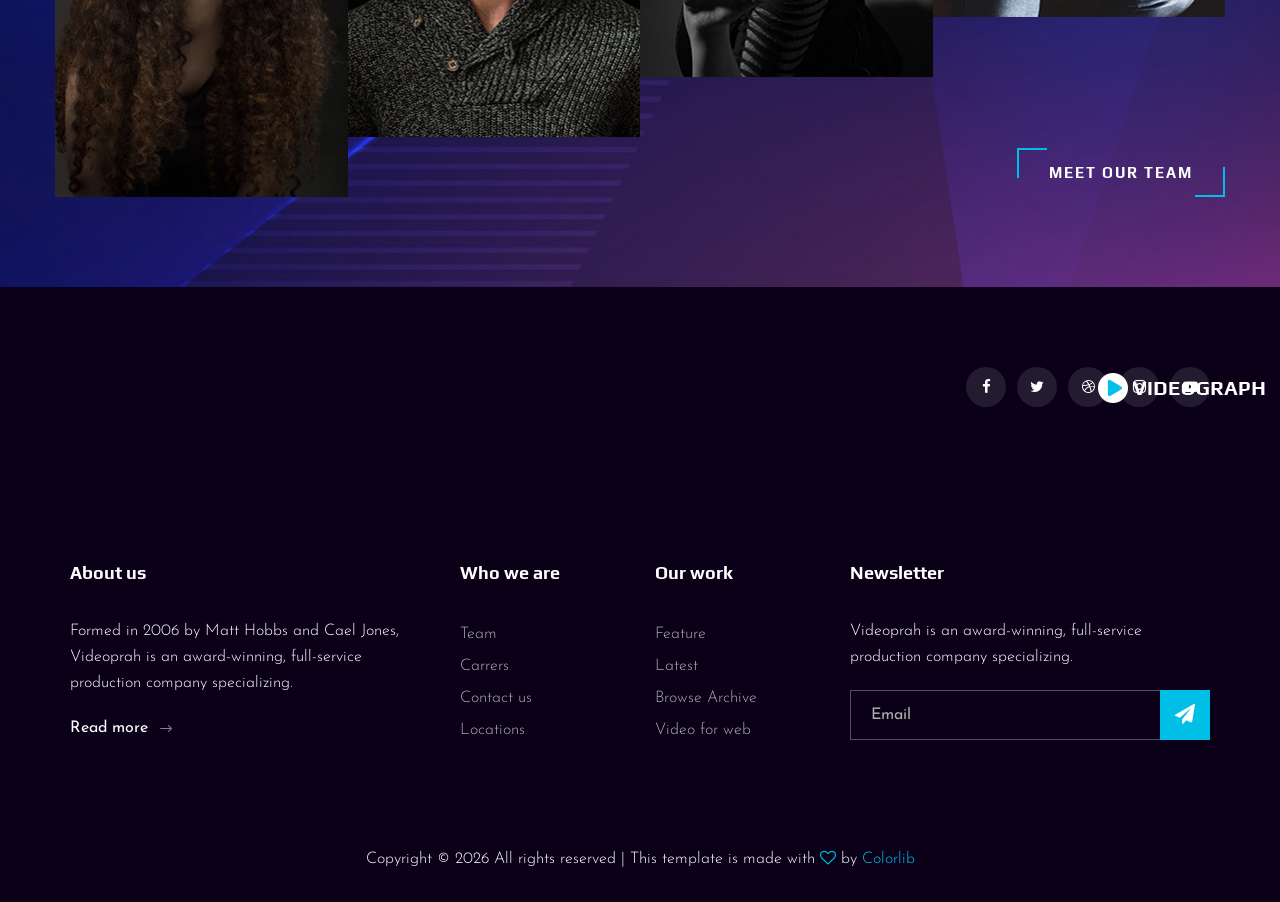
<file: about.html>
<!DOCTYPE html>
<html lang="zxx">

<head>
    <meta charset="UTF-8">
    <meta name="description" content="Videograph Template">
    <meta name="keywords" content="Videograph, unica, creative, html">
    <meta name="viewport" content="width=device-width, initial-scale=1.0">
    <meta http-equiv="X-UA-Compatible" content="ie=edge">
    <title>Videograph | Template</title>

    <!-- Google Font -->
    <link href="https://fonts.googleapis.com/css2?family=Play:wght@400;700&display=swap" rel="stylesheet">
    <link href="https://fonts.googleapis.com/css2?family=Josefin+Sans:wght@300;400;500;600;700&display=swap"
        rel="stylesheet">

    <!-- Css Styles -->
    <link rel="stylesheet" href="css/bootstrap.min.css" type="text/css">
    <link rel="stylesheet" href="css/font-awesome.min.css" type="text/css">
    <link rel="stylesheet" href="css/elegant-icons.css" type="text/css">
    <link rel="stylesheet" href="css/owl.carousel.min.css" type="text/css">
    <link rel="stylesheet" href="css/magnific-popup.css" type="text/css">
    <link rel="stylesheet" href="css/slicknav.min.css" type="text/css">
    <link rel="stylesheet" href="css/style.css" type="text/css">
</head>

<body>
    <!-- Page Preloder -->
    <div id="preloder">
        <div class="loader"></div>
    </div>

    <!-- Header Section Begin -->
    <header class="header">
        <div class="container">
            <div class="row">
                <div class="col-lg-2">
                    <div class="header__logo">
                        <a href="./index.html"><img src="img/logo.png" alt=""></a>
                    </div>
                </div>
                <div class="col-lg-10">
                    <div class="header__nav__option">
                        <nav class="header__nav__menu mobile-menu">
                            <ul>
                                <li><a href="./index.html">Home</a></li>
                                <li class="active"><a href="./about.html">About</a></li>
                                <li><a href="./portfolio.html">Portfolio</a></li>
                                <li><a href="./services.html">Services</a></li>
                                <li><a href="#">Pages</a>
                                    <ul class="dropdown">
                                        <li><a href="./about.html">About</a></li>
                                        <li><a href="./portfolio.html">Portfolio</a></li>
                                        <li><a href="./blog.html">Blog</a></li>
                                        <li><a href="./blog-details.html">Blog Details</a></li>
                                    </ul>
                                </li>
                                <li><a href="./contact.html">Contact</a></li>
                            </ul>
                        </nav>
                        <div class="header__nav__social">
                            <a href="#"><i class="fa fa-facebook"></i></a>
                            <a href="#"><i class="fa fa-twitter"></i></a>
                            <a href="#"><i class="fa fa-dribbble"></i></a>
                            <a href="#"><i class="fa fa-instagram"></i></a>
                            <a href="#"><i class="fa fa-youtube-play"></i></a>
                        </div>
                    </div>
                </div>
            </div>
            <div id="mobile-menu-wrap"></div>
        </div>
    </header>
    <!-- Header End -->

    <!-- Breadcrumb Begin -->
    <div class="breadcrumb-option spad set-bg" data-setbg="img/breadcrumb-bg.jpg">
        <div class="container">
            <div class="row">
                <div class="col-lg-12 text-center">
                    <div class="breadcrumb__text">
                        <h2>About us</h2>
                        <div class="breadcrumb__links">
                            <a href="#">Home</a>
                            <span>About</span>
                        </div>
                    </div>
                </div>
            </div>
        </div>
    </div>
    <!-- Breadcrumb End -->

    <!-- About Section Begin -->
    <section class="about spad">
        <div class="container">
            <div class="row">
                <div class="col-lg-6">
                    <div class="about__pic">
                        <div class="row">
                            <div class="col-lg-6 col-md-6 col-sm-6">
                                <div class="about__pic__item about__pic__item--large set-bg"
                                    data-setbg="img/about/about-1.jpg"></div>
                            </div>
                            <div class="col-lg-6 col-md-6 col-sm-6">
                                <div class="row">
                                    <div class="col-lg-12">
                                        <div class="about__pic__item set-bg" data-setbg="img/about/about-2.jpg"></div>
                                    </div>
                                    <div class="col-lg-12">
                                        <div class="about__pic__item set-bg" data-setbg="img/about/about-3.jpg"></div>
                                    </div>
                                </div>
                            </div>
                        </div>
                    </div>
                </div>
                <div class="col-lg-6">
                    <div class="about__text">
                        <div class="section-title">
                            <span>About videograph</span>
                            <h2>WHo we are?</h2>
                        </div>
                        <div class="row">
                            <div class="col-lg-6 col-md-6 col-sm-6">
                                <div class="services__item">
                                    <div class="services__item__icon">
                                        <img src="img/icons/si-3.png" alt="">
                                    </div>
                                    <h4>Video distribution</h4>
                                    <p>Whether you’re halfway through the editing process, or you.</p>
                                </div>
                            </div>
                            <div class="col-lg-6 col-md-6 col-sm-6">
                                <div class="services__item">
                                    <div class="services__item__icon">
                                        <img src="img/icons/si-4.png" alt="">
                                    </div>
                                    <h4>Video hosting</h4>
                                    <p>Whether you’re halfway through the editing process, or you.</p>
                                </div>
                            </div>
                        </div>
                        <div class="about__text__desc">
                            <p>Formed in 2006 by Matt Hobbs and Cael Jones, Videoprah is an award-winning, full-service
                                production company specializing in commercial, broadcast, tourism & action sport video
                                production services has been featured.</p>
                        </div>
                    </div>
                </div>
            </div>
        </div>
    </section>
    <!-- About Section End -->

    <!-- Testimonial Section Begin -->
    <section class="testimonial spad set-bg" data-setbg="img/testimonial-bg.jpg">
        <div class="container">
            <div class="row">
                <div class="col-lg-12">
                    <div class="section-title center-title">
                        <span>Loved By Clients</span>
                        <h2>What clients say?</h2>
                    </div>
                </div>
            </div>
            <div class="row">
                <div class="testimonial__slider owl-carousel">
                    <div class="col-lg-4">
                        <div class="testimonial__item">
                            <div class="testimonial__text">
                                <p>Delivers such a great service that it can benefit all kinds of people from any number
                                    of industries.</p>
                            </div>
                            <div class="testimonial__author">
                                <div class="testimonial__author__pic">
                                    <img src="img/testimonial/ta-1.jpg" alt="">
                                </div>
                                <div class="testimonial__author__text">
                                    <h5>Krista Attorn</h5>
                                    <span>Web Designer</span>
                                </div>
                            </div>
                        </div>
                    </div>
                    <div class="col-lg-4">
                        <div class="testimonial__item">
                            <div class="testimonial__text">
                                <p>Videographer delivers such a great service that it can benefit all kinds of people
                                    from any number.</p>
                            </div>
                            <div class="testimonial__author">
                                <div class="testimonial__author__pic">
                                    <img src="img/testimonial/ta-2.jpg" alt="">
                                </div>
                                <div class="testimonial__author__text">
                                    <h5>Krista Attorn</h5>
                                    <span>Web Designer</span>
                                </div>
                            </div>
                        </div>
                    </div>
                    <div class="col-lg-4">
                        <div class="testimonial__item">
                            <div class="testimonial__text">
                                <p>Videographer delivers such a great service that it can benefit all kinds of people
                                    from any number.</p>
                            </div>
                            <div class="testimonial__author">
                                <div class="testimonial__author__pic">
                                    <img src="img/testimonial/ta-3.jpg" alt="">
                                </div>
                                <div class="testimonial__author__text">
                                    <h5>Krista Attorn</h5>
                                    <span>Web Designer</span>
                                </div>
                            </div>
                        </div>
                    </div>
                    <div class="col-lg-4">
                        <div class="testimonial__item">
                            <div class="testimonial__text">
                                <p>Delivers such a great service that it can benefit all kinds of people from any number
                                    of industries.</p>
                            </div>
                            <div class="testimonial__author">
                                <div class="testimonial__author__pic">
                                    <img src="img/testimonial/ta-1.jpg" alt="">
                                </div>
                                <div class="testimonial__author__text">
                                    <h5>Krista Attorn</h5>
                                    <span>Web Designer</span>
                                </div>
                            </div>
                        </div>
                    </div>
                    <div class="col-lg-4">
                        <div class="testimonial__item">
                            <div class="testimonial__text">
                                <p>Videographer delivers such a great service that it can benefit all kinds of people
                                    from any number.</p>
                            </div>
                            <div class="testimonial__author">
                                <div class="testimonial__author__pic">
                                    <img src="img/testimonial/ta-2.jpg" alt="">
                                </div>
                                <div class="testimonial__author__text">
                                    <h5>Krista Attorn</h5>
                                    <span>Web Designer</span>
                                </div>
                            </div>
                        </div>
                    </div>
                </div>
            </div>
        </div>
    </section>
    <!-- Testimonial Section End -->

    <!-- Counter Section Begin -->
    <section class="counter">
        <div class="container">
            <div class="counter__content">
                <div class="row">
                    <div class="col-lg-3 col-md-6 col-sm-6">
                        <div class="counter__item">
                            <div class="counter__item__text">
                                <img src="img/icons/ci-1.png" alt="">
                                <h2 class="counter_num">230</h2>
                                <p>Compled Projects</p>
                            </div>
                        </div>
                    </div>
                    <div class="col-lg-3 col-md-6 col-sm-6">
                        <div class="counter__item second__item">
                            <div class="counter__item__text">
                                <img src="img/icons/ci-2.png" alt="">
                                <h2 class="counter_num">1068</h2>
                                <p>Happy clients</p>
                            </div>
                        </div>
                    </div>
                    <div class="col-lg-3 col-md-6 col-sm-6">
                        <div class="counter__item third__item">
                            <div class="counter__item__text">
                                <img src="img/icons/ci-3.png" alt="">
                                <h2 class="counter_num">230</h2>
                                <p>Perspective clients</p>
                            </div>
                        </div>
                    </div>
                    <div class="col-lg-3 col-md-6 col-sm-6">
                        <div class="counter__item four__item">
                            <div class="counter__item__text">
                                <img src="img/icons/ci-4.png" alt="">
                                <h2 class="counter_num">230</h2>
                                <p>Compled Projects</p>
                            </div>
                        </div>
                    </div>
                </div>
            </div>
        </div>
    </section>
    <!-- Counter Section End -->

    <!-- Team Section Begin -->
    <section class="team spad set-bg" data-setbg="img/team-bg.jpg">
        <div class="container">
            <div class="row">
                <div class="col-lg-12">
                    <div class="section-title team__title">
                        <span>Nice to meet</span>
                        <h2>OUR Team</h2>
                    </div>
                </div>
            </div>
            <div class="row">
                <div class="col-lg-3 col-md-6 col-sm-6 p-0">
                    <div class="team__item set-bg" data-setbg="img/team/team-1.jpg">
                        <div class="team__item__text">
                            <h4>AMANDA STONE</h4>
                            <p>Videographer</p>
                            <div class="team__item__social">
                                <a href="#"><i class="fa fa-facebook"></i></a>
                                <a href="#"><i class="fa fa-twitter"></i></a>
                                <a href="#"><i class="fa fa-dribbble"></i></a>
                                <a href="#"><i class="fa fa-instagram"></i></a>
                            </div>
                        </div>
                    </div>
                </div>
                <div class="col-lg-3 col-md-6 col-sm-6 p-0">
                    <div class="team__item team__item--second set-bg" data-setbg="img/team/team-2.jpg">
                        <div class="team__item__text">
                            <h4>AMANDA STONE</h4>
                            <p>Videographer</p>
                            <div class="team__item__social">
                                <a href="#"><i class="fa fa-facebook"></i></a>
                                <a href="#"><i class="fa fa-twitter"></i></a>
                                <a href="#"><i class="fa fa-dribbble"></i></a>
                                <a href="#"><i class="fa fa-instagram"></i></a>
                            </div>
                        </div>
                    </div>
                </div>
                <div class="col-lg-3 col-md-6 col-sm-6 p-0">
                    <div class="team__item team__item--third set-bg" data-setbg="img/team/team-3.jpg">
                        <div class="team__item__text">
                            <h4>AMANDA STONE</h4>
                            <p>Videographer</p>
                            <div class="team__item__social">
                                <a href="#"><i class="fa fa-facebook"></i></a>
                                <a href="#"><i class="fa fa-twitter"></i></a>
                                <a href="#"><i class="fa fa-dribbble"></i></a>
                                <a href="#"><i class="fa fa-instagram"></i></a>
                            </div>
                        </div>
                    </div>
                </div>
                <div class="col-lg-3 col-md-6 col-sm-6 p-0">
                    <div class="team__item team__item--four set-bg" data-setbg="img/team/team-4.jpg">
                        <div class="team__item__text">
                            <h4>AMANDA STONE</h4>
                            <p>Videographer</p>
                            <div class="team__item__social">
                                <a href="#"><i class="fa fa-facebook"></i></a>
                                <a href="#"><i class="fa fa-twitter"></i></a>
                                <a href="#"><i class="fa fa-dribbble"></i></a>
                                <a href="#"><i class="fa fa-instagram"></i></a>
                            </div>
                        </div>
                    </div>
                </div>
                <div class="col-lg-12 p-0">
                    <div class="team__btn">
                        <a href="#" class="primary-btn">Meet Our Team</a>
                    </div>
                </div>
            </div>
        </div>
    </section>
    <!-- Team Section End -->

    <!-- Footer Section Begin -->
    <footer class="footer">
        <div class="container">
            <div class="footer__top">
                <div class="row">
                    <div class="col-lg-6 col-md-6">
                        <div class="footer__top__logo">
                            <a href="#"><img src="img/logo.png" alt=""></a>
                        </div>
                    </div>
                    <div class="col-lg-6 col-md-6">
                        <div class="footer__top__social">
                            <a href="#"><i class="fa fa-facebook"></i></a>
                            <a href="#"><i class="fa fa-twitter"></i></a>
                            <a href="#"><i class="fa fa-dribbble"></i></a>
                            <a href="#"><i class="fa fa-instagram"></i></a>
                            <a href="#"><i class="fa fa-youtube-play"></i></a>
                        </div>
                    </div>
                </div>
            </div>
            <div class="footer__option">
                <div class="row">
                    <div class="col-lg-4 col-md-6 col-sm-6">
                        <div class="footer__option__item">
                            <h5>About us</h5>
                            <p>Formed in 2006 by Matt Hobbs and Cael Jones, Videoprah is an award-winning, full-service
                                production company specializing.</p>
                            <a href="#" class="read__more">Read more <span class="arrow_right"></span></a>
                        </div>
                    </div>
                    <div class="col-lg-2 col-md-3 col-sm-3">
                        <div class="footer__option__item">
                            <h5>Who we are</h5>
                            <ul>
                                <li><a href="#">Team</a></li>
                                <li><a href="#">Carrers</a></li>
                                <li><a href="#">Contact us</a></li>
                                <li><a href="#">Locations</a></li>
                            </ul>
                        </div>
                    </div>
                    <div class="col-lg-2 col-md-3 col-sm-3">
                        <div class="footer__option__item">
                            <h5>Our work</h5>
                            <ul>
                                <li><a href="#">Feature</a></li>
                                <li><a href="#">Latest</a></li>
                                <li><a href="#">Browse Archive</a></li>
                                <li><a href="#">Video for web</a></li>
                            </ul>
                        </div>
                    </div>
                    <div class="col-lg-4 col-md-12">
                        <div class="footer__option__item">
                            <h5>Newsletter</h5>
                            <p>Videoprah is an award-winning, full-service production company specializing.</p>
                            <form action="#">
                                <input type="text" placeholder="Email">
                                <button type="submit"><i class="fa fa-send"></i></button>
                            </form>
                        </div>
                    </div>
                </div>
            </div>
            <div class="footer__copyright">
                <div class="row">
                    <div class="col-lg-12 text-center">
                        <!-- Link back to Colorlib can't be removed. Template is licensed under CC BY 3.0. -->
                        <p class="footer__copyright__text">Copyright &copy;
                            <script>
                                document.write(new Date().getFullYear());
                            </script>
                            All rights reserved | This template is made with <i class="fa fa-heart-o"
                                aria-hidden="true"></i> by <a href="https://colorlib.com" target="_blank">Colorlib</a>
                        </p>
                        <!-- Link back to Colorlib can't be removed. Template is licensed under CC BY 3.0. -->
                    </div>
                </div>
            </div>
        </div>
    </footer>
    <!-- Footer Section End -->

    <!-- Js Plugins -->
    <script src="js/jquery-3.3.1.min.js"></script>
    <script src="js/bootstrap.min.js"></script>
    <script src="js/jquery.magnific-popup.min.js"></script>
    <script src="js/mixitup.min.js"></script>
    <script src="js/masonry.pkgd.min.js"></script>
    <script src="js/jquery.slicknav.js"></script>
    <script src="js/owl.carousel.min.js"></script>
    <script src="js/main.js"></script>
</body>

</html>
</file>
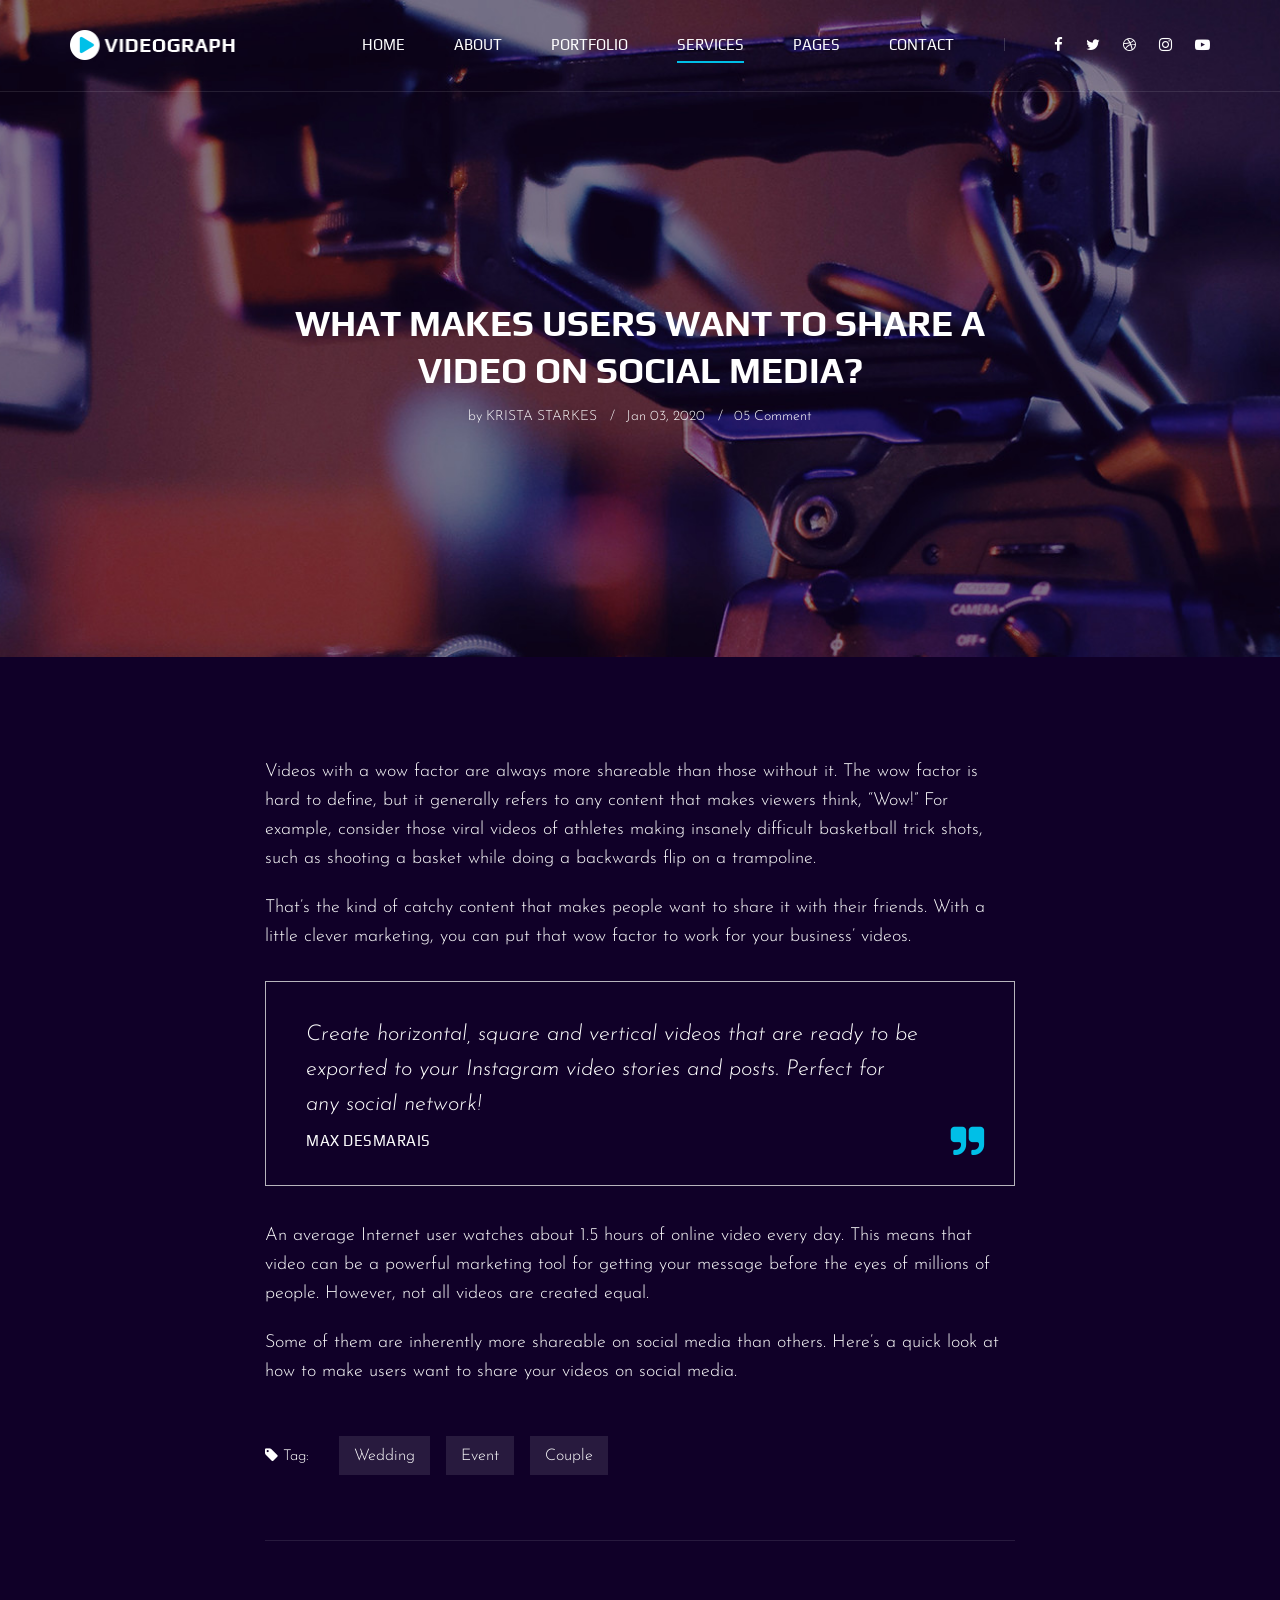
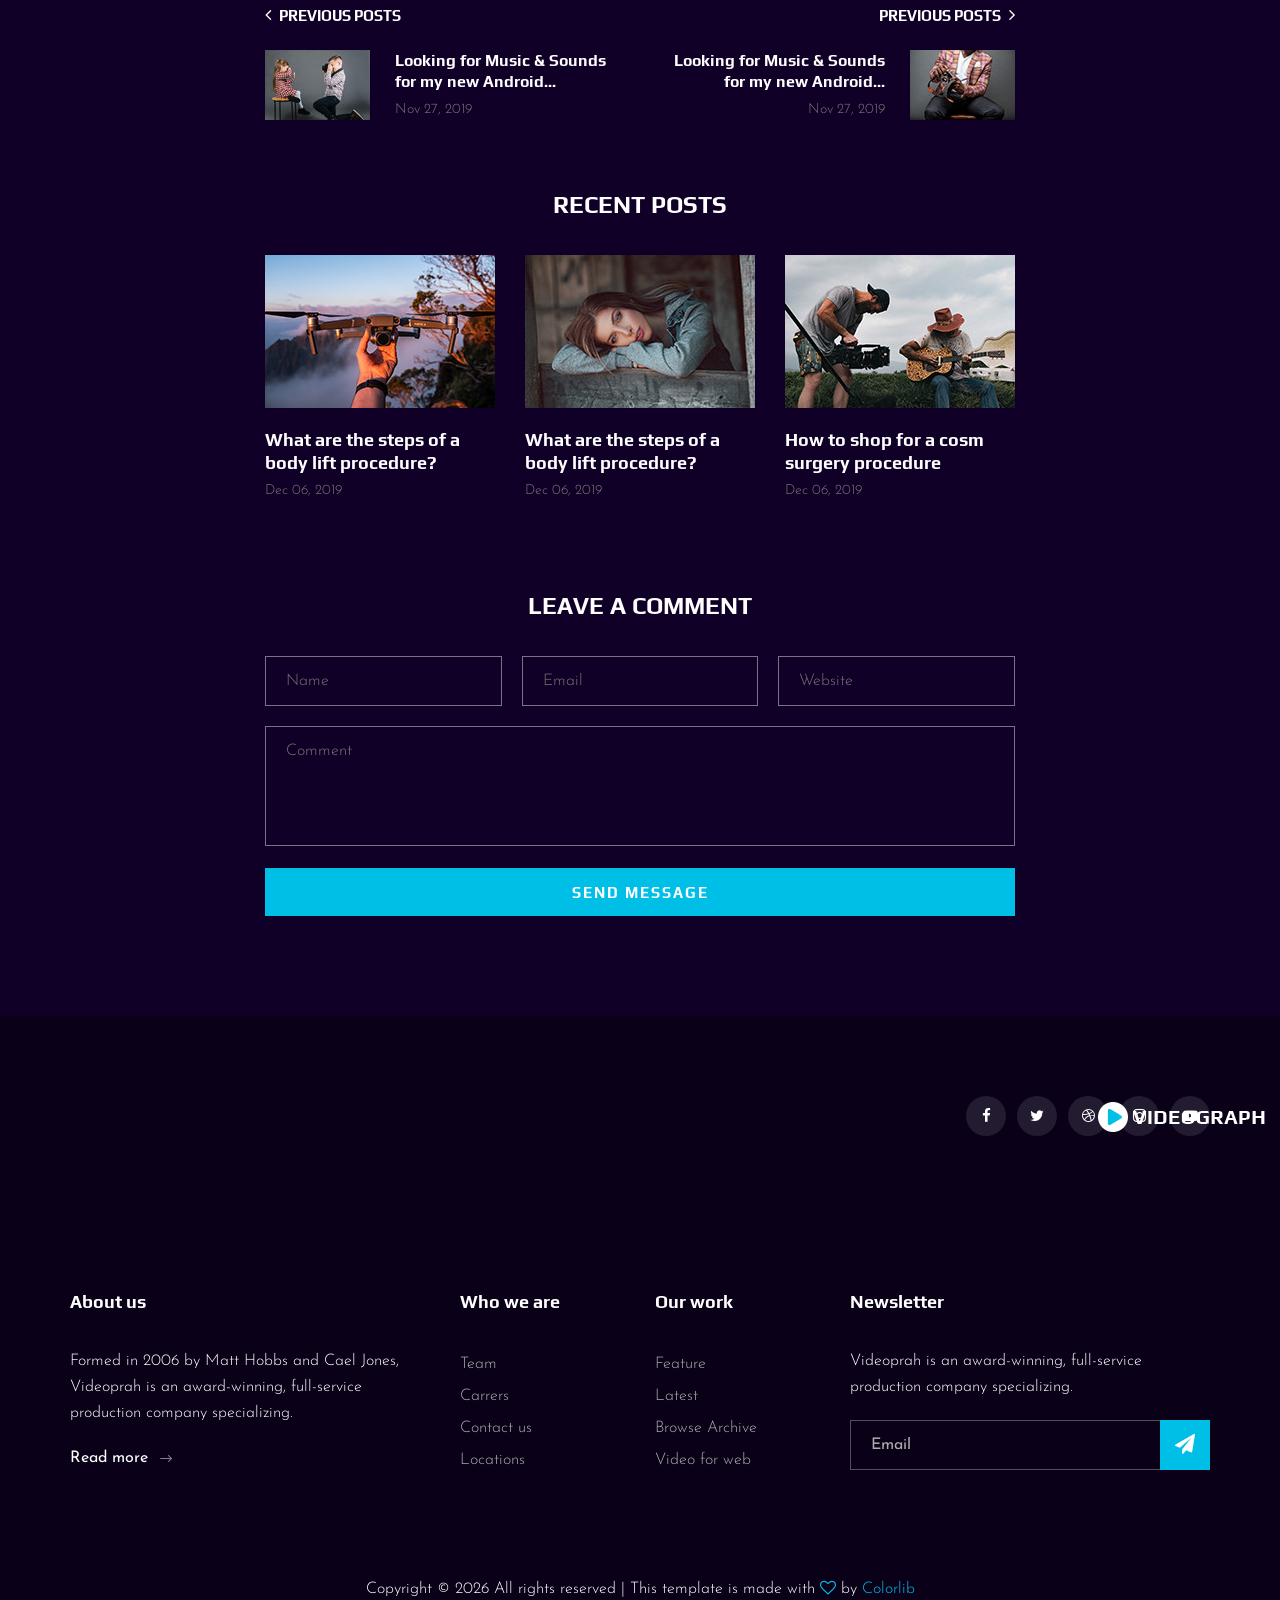
<file: blog-details.html>
<!DOCTYPE html>
<html lang="zxx">

<head>
    <meta charset="UTF-8">
    <meta name="description" content="Videograph Template">
    <meta name="keywords" content="Videograph, unica, creative, html">
    <meta name="viewport" content="width=device-width, initial-scale=1.0">
    <meta http-equiv="X-UA-Compatible" content="ie=edge">
    <title>Videograph | Template</title>

    <!-- Google Font -->
    <link href="https://fonts.googleapis.com/css2?family=Play:wght@400;700&display=swap" rel="stylesheet">
    <link href="https://fonts.googleapis.com/css2?family=Josefin+Sans:wght@300;400;500;600;700&display=swap"
        rel="stylesheet">

    <!-- Css Styles -->
    <link rel="stylesheet" href="css/bootstrap.min.css" type="text/css">
    <link rel="stylesheet" href="css/font-awesome.min.css" type="text/css">
    <link rel="stylesheet" href="css/elegant-icons.css" type="text/css">
    <link rel="stylesheet" href="css/owl.carousel.min.css" type="text/css">
    <link rel="stylesheet" href="css/magnific-popup.css" type="text/css">
    <link rel="stylesheet" href="css/slicknav.min.css" type="text/css">
    <link rel="stylesheet" href="css/style.css" type="text/css">
</head>

<body>
    <!-- Page Preloder -->
    <div id="preloder">
        <div class="loader"></div>
    </div>

    <!-- Header Section Begin -->
    <header class="header">
        <div class="container">
            <div class="row">
                <div class="col-lg-2">
                    <div class="header__logo">
                        <a href="./index.html"><img src="img/logo.png" alt=""></a>
                    </div>
                </div>
                <div class="col-lg-10">
                    <div class="header__nav__option">
                        <nav class="header__nav__menu mobile-menu">
                            <ul>
                                <li><a href="./index.html">Home</a></li>
                                <li><a href="./about.html">About</a></li>
                                <li><a href="./portfolio.html">Portfolio</a></li>
                                <li class="active"><a href="./services.html">Services</a></li>
                                <li><a href="#">Pages</a>
                                    <ul class="dropdown">
                                        <li><a href="./about.html">About</a></li>
                                        <li><a href="./portfolio.html">Portfolio</a></li>
                                        <li><a href="./blog.html">Blog</a></li>
                                        <li><a href="./blog-details.html">Blog Details</a></li>
                                    </ul>
                                </li>
                                <li><a href="./contact.html">Contact</a></li>
                            </ul>
                        </nav>
                        <div class="header__nav__social">
                            <a href="#"><i class="fa fa-facebook"></i></a>
                            <a href="#"><i class="fa fa-twitter"></i></a>
                            <a href="#"><i class="fa fa-dribbble"></i></a>
                            <a href="#"><i class="fa fa-instagram"></i></a>
                            <a href="#"><i class="fa fa-youtube-play"></i></a>
                        </div>
                    </div>
                </div>
            </div>
            <div id="mobile-menu-wrap"></div>
        </div>
    </header>
    <!-- Header End -->

    <!-- Blog Details Hero Begin -->
    <section class="blog-hero spad set-bg" data-setbg="img/blog/blog-hero.jpg">
        <div class="container">
            <div class="row d-flex justify-content-center">
                <div class="col-lg-8">
                    <div class="blog__hero__text">
                        <h2>WHAT MAKES USERS WANT TO SHARE A VIDEO ON SOCIAL MEDIA?</h2>
                        <ul>
                            <li>by <span>Krista Starkes</span></li>
                            <li>Jan 03, 2020</li>
                            <li>05 Comment</li>
                        </ul>
                    </div>
                </div>
            </div>
        </div>
    </section>
    <!-- Blog Details Hero End -->

    <!-- Blog Details Section Begin -->
    <div class="blog-details spad">
        <div class="container">
            <div class="row d-flex justify-content-center">
                <div class="col-lg-8">
                    <div class="blog__details__content">
                        <div class="blog__details__text">
                            <p>Videos with a wow factor are always more shareable than those without it. The wow factor
                                is hard to define, but it generally refers to any content that makes viewers think,
                                “Wow!” For example, consider those viral videos of athletes making insanely difficult
                                basketball trick shots, such as shooting a basket while doing a backwards flip on a
                                trampoline.</p>
                            <p>That’s the kind of catchy content that makes people want to share it with their friends.
                                With a little clever marketing, you can put that wow factor to work for your business’
                                videos.</p>
                        </div>
                        <div class="blog__details__quote">
                            <p>Create horizontal, square and vertical videos that are ready to be exported to your
                                Instagram video stories and posts. Perfect for any social network!</p>
                            <h6>Max Desmarais</h6>
                            <i class="fa fa-quote-right"></i>
                        </div>
                        <div class="blog__details__desc">
                            <p>An average Internet user watches about 1.5 hours of online video every day. This means
                                that video can be a powerful marketing tool for getting your message before the eyes of
                                millions of people. However, not all videos are created equal.</p>
                            <p>Some of them are inherently more shareable on social media than others. Here’s a quick
                                look at how to make users want to share your videos on social media.</p>
                        </div>
                        <div class="blog__details__tags">
                            <span><i class="fa fa-tag"></i> Tag:</span>
                            <a href="#">Wedding</a>
                            <a href="#">Event</a>
                            <a href="#">Couple</a>
                        </div>
                        <div class="blog__details__option">
                            <div class="row">
                                <div class="col-lg-6 col-md-6 col-sm-6">
                                    <a href="#" class="blog__details__option__item">
                                        <h5><i class="fa fa-angle-left"></i> Previous posts</h5>
                                        <div class="blog__details__option__item__img">
                                            <img src="img/blog/prev.jpg" alt="">
                                        </div>
                                        <div class="blog__details__option__item__text">
                                            <h6>Looking for Music & Sounds for my new Android...</h6>
                                            <span>Nov 27, 2019</span>
                                        </div>
                                    </a>
                                </div>
                                <div class="col-lg-6 col-md-6 col-sm-6">
                                    <a href="#" class="blog__details__option__item blog__details__option__item--right">
                                        <h5>Previous posts <i class="fa fa-angle-right"></i></h5>
                                        <div class="blog__details__option__item__img">
                                            <img src="img/blog/next.jpg" alt="">
                                        </div>
                                        <div class="blog__details__option__item__text">
                                            <h6>Looking for Music & Sounds for my new Android...</h6>
                                            <span>Nov 27, 2019</span>
                                        </div>
                                    </a>
                                </div>
                            </div>
                        </div>
                        <div class="blog__details__recent">
                            <h4>Recent Posts</h4>
                            <div class="row">
                                <div class="col-lg-4 col-md-6 col-sm-6">
                                    <div class="blog__details__recent__item">
                                        <img src="img/blog/ri-1.jpg" alt="">
                                        <h5>What are the steps of a body lift procedure?</h5>
                                        <span>Dec 06, 2019</span>
                                    </div>
                                </div>
                                <div class="col-lg-4 col-md-6 col-sm-6">
                                    <div class="blog__details__recent__item">
                                        <img src="img/blog/ri-2.jpg" alt="">
                                        <h5>What are the steps of a body lift procedure?</h5>
                                        <span>Dec 06, 2019</span>
                                    </div>
                                </div>
                                <div class="col-lg-4 col-md-6 col-sm-6">
                                    <div class="blog__details__recent__item">
                                        <img src="img/blog/ri-3.jpg" alt="">
                                        <h5>How to shop for a cosm surgery procedure</h5>
                                        <span>Dec 06, 2019</span>
                                    </div>
                                </div>
                            </div>
                        </div>
                        <div class="blog__details__comment">
                            <h4>Leave a comment</h4>
                            <form action="#">
                                <div class="input__list">
                                    <input type="text" placeholder="Name">
                                    <input type="text" placeholder="Email">
                                    <input type="text" placeholder="Website">
                                </div>
                                <textarea placeholder="Comment"></textarea>
                                <button type="submit" class="site-btn">Send Message</button>
                            </form>
                        </div>
                    </div>
                </div>
            </div>
        </div>
    </div>
    <!-- Blog Details Section End -->

    <!-- Footer Section Begin -->
    <footer class="footer">
        <div class="container">
            <div class="footer__top">
                <div class="row">
                    <div class="col-lg-6 col-md-6">
                        <div class="footer__top__logo">
                            <a href="#"><img src="img/logo.png" alt=""></a>
                        </div>
                    </div>
                    <div class="col-lg-6 col-md-6">
                        <div class="footer__top__social">
                            <a href="#"><i class="fa fa-facebook"></i></a>
                            <a href="#"><i class="fa fa-twitter"></i></a>
                            <a href="#"><i class="fa fa-dribbble"></i></a>
                            <a href="#"><i class="fa fa-instagram"></i></a>
                            <a href="#"><i class="fa fa-youtube-play"></i></a>
                        </div>
                    </div>
                </div>
            </div>
            <div class="footer__option">
                <div class="row">
                    <div class="col-lg-4 col-md-6 col-sm-6">
                        <div class="footer__option__item">
                            <h5>About us</h5>
                            <p>Formed in 2006 by Matt Hobbs and Cael Jones, Videoprah is an award-winning, full-service
                                production company specializing.</p>
                            <a href="#" class="read__more">Read more <span class="arrow_right"></span></a>
                        </div>
                    </div>
                    <div class="col-lg-2 col-md-3 col-sm-3">
                        <div class="footer__option__item">
                            <h5>Who we are</h5>
                            <ul>
                                <li><a href="#">Team</a></li>
                                <li><a href="#">Carrers</a></li>
                                <li><a href="#">Contact us</a></li>
                                <li><a href="#">Locations</a></li>
                            </ul>
                        </div>
                    </div>
                    <div class="col-lg-2 col-md-3 col-sm-3">
                        <div class="footer__option__item">
                            <h5>Our work</h5>
                            <ul>
                                <li><a href="#">Feature</a></li>
                                <li><a href="#">Latest</a></li>
                                <li><a href="#">Browse Archive</a></li>
                                <li><a href="#">Video for web</a></li>
                            </ul>
                        </div>
                    </div>
                    <div class="col-lg-4 col-md-12">
                        <div class="footer__option__item">
                            <h5>Newsletter</h5>
                            <p>Videoprah is an award-winning, full-service production company specializing.</p>
                            <form action="#">
                                <input type="text" placeholder="Email">
                                <button type="submit"><i class="fa fa-send"></i></button>
                            </form>
                        </div>
                    </div>
                </div>
            </div>
            <div class="footer__copyright">
                <div class="row">
                    <div class="col-lg-12 text-center">
                        <!-- Link back to Colorlib can't be removed. Template is licensed under CC BY 3.0. -->
                        <p class="footer__copyright__text">Copyright &copy;
                            <script>
                                document.write(new Date().getFullYear());
                            </script>
                            All rights reserved | This template is made with <i class="fa fa-heart-o"
                                aria-hidden="true"></i> by <a href="https://colorlib.com" target="_blank">Colorlib</a>
                        </p>
                        <!-- Link back to Colorlib can't be removed. Template is licensed under CC BY 3.0. -->
                    </div>
                </div>
            </div>
        </div>
    </footer>
    <!-- Footer Section End -->

    <!-- Js Plugins -->
    <script src="js/jquery-3.3.1.min.js"></script>
    <script src="js/bootstrap.min.js"></script>
    <script src="js/jquery.magnific-popup.min.js"></script>
    <script src="js/mixitup.min.js"></script>
    <script src="js/masonry.pkgd.min.js"></script>
    <script src="js/jquery.slicknav.js"></script>
    <script src="js/owl.carousel.min.js"></script>
    <script src="js/main.js"></script>
</body>

</html>
</file>
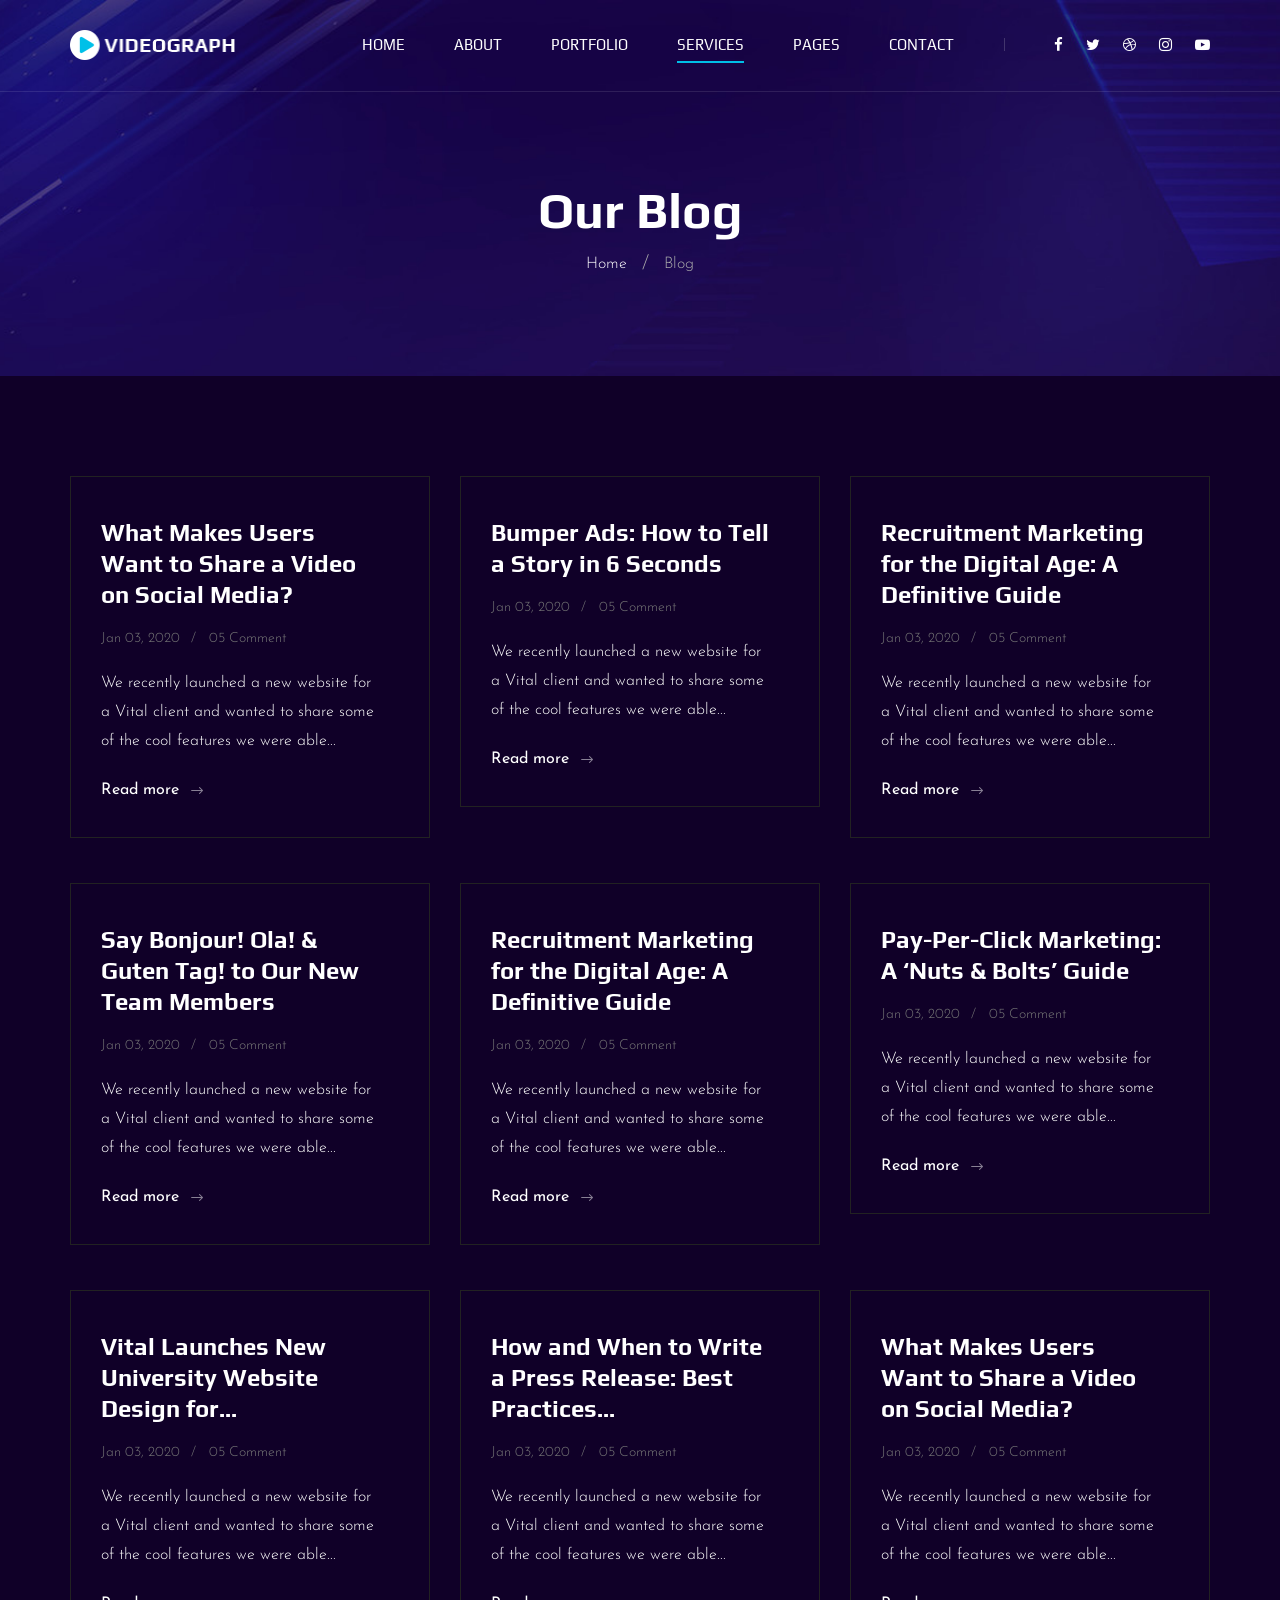
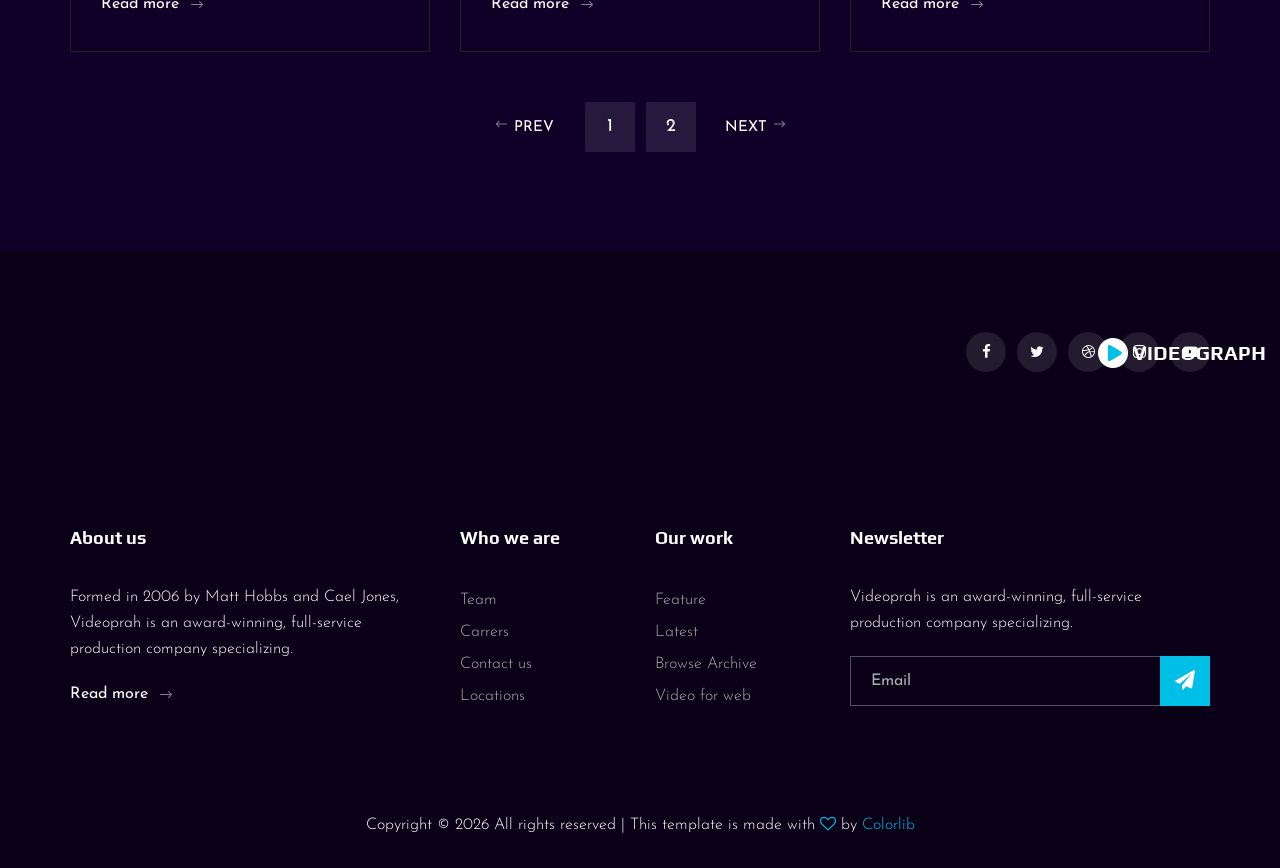
<file: blog.html>
<!DOCTYPE html>
<html lang="zxx">

<head>
    <meta charset="UTF-8">
    <meta name="description" content="Videograph Template">
    <meta name="keywords" content="Videograph, unica, creative, html">
    <meta name="viewport" content="width=device-width, initial-scale=1.0">
    <meta http-equiv="X-UA-Compatible" content="ie=edge">
    <title>Videograph | Template</title>

    <!-- Google Font -->
    <link href="https://fonts.googleapis.com/css2?family=Play:wght@400;700&display=swap" rel="stylesheet">
    <link href="https://fonts.googleapis.com/css2?family=Josefin+Sans:wght@300;400;500;600;700&display=swap"
        rel="stylesheet">

    <!-- Css Styles -->
    <link rel="stylesheet" href="css/bootstrap.min.css" type="text/css">
    <link rel="stylesheet" href="css/font-awesome.min.css" type="text/css">
    <link rel="stylesheet" href="css/elegant-icons.css" type="text/css">
    <link rel="stylesheet" href="css/owl.carousel.min.css" type="text/css">
    <link rel="stylesheet" href="css/magnific-popup.css" type="text/css">
    <link rel="stylesheet" href="css/slicknav.min.css" type="text/css">
    <link rel="stylesheet" href="css/style.css" type="text/css">
</head>

<body>
    <!-- Page Preloder -->
    <div id="preloder">
        <div class="loader"></div>
    </div>

    <!-- Header Section Begin -->
    <header class="header">
        <div class="container">
            <div class="row">
                <div class="col-lg-2">
                    <div class="header__logo">
                        <a href="./index.html"><img src="img/logo.png" alt=""></a>
                    </div>
                </div>
                <div class="col-lg-10">
                    <div class="header__nav__option">
                        <nav class="header__nav__menu mobile-menu">
                            <ul>
                                <li><a href="./index.html">Home</a></li>
                                <li><a href="./about.html">About</a></li>
                                <li><a href="./portfolio.html">Portfolio</a></li>
                                <li class="active"><a href="./services.html">Services</a></li>
                                <li><a href="#">Pages</a>
                                    <ul class="dropdown">
                                        <li><a href="./about.html">About</a></li>
                                        <li><a href="./portfolio.html">Portfolio</a></li>
                                        <li><a href="./blog.html">Blog</a></li>
                                        <li><a href="./blog-details.html">Blog Details</a></li>
                                    </ul>
                                </li>
                                <li><a href="./contact.html">Contact</a></li>
                            </ul>
                        </nav>
                        <div class="header__nav__social">
                            <a href="#"><i class="fa fa-facebook"></i></a>
                            <a href="#"><i class="fa fa-twitter"></i></a>
                            <a href="#"><i class="fa fa-dribbble"></i></a>
                            <a href="#"><i class="fa fa-instagram"></i></a>
                            <a href="#"><i class="fa fa-youtube-play"></i></a>
                        </div>
                    </div>
                </div>
            </div>
            <div id="mobile-menu-wrap"></div>
        </div>
    </header>
    <!-- Header End -->

    <!-- Breadcrumb Begin -->
    <div class="breadcrumb-option spad set-bg" data-setbg="img/breadcrumb-bg.jpg">
        <div class="container">
            <div class="row">
                <div class="col-lg-12 text-center">
                    <div class="breadcrumb__text">
                        <h2>Our Blog</h2>
                        <div class="breadcrumb__links">
                            <a href="#">Home</a>
                            <span>Blog</span>
                        </div>
                    </div>
                </div>
            </div>
        </div>
    </div>
    <!-- Breadcrumb End -->

    <!-- Blog Section Begin -->
    <section class="blog spad">
        <div class="container">
            <div class="row">
                <div class="col-lg-4 col-md-6 col-sm-6">
                    <div class="blog__item">
                        <h4>What Makes Users Want to Share a Video on Social Media?</h4>
                        <ul>
                            <li>Jan 03, 2020</li>
                            <li>05 Comment</li>
                        </ul>
                        <p>We recently launched a new website for a Vital client and wanted to share some of the cool
                            features we were able...</p>
                        <a href="#">Read more <span class="arrow_right"></span></a>
                    </div>
                </div>
                <div class="col-lg-4 col-md-6 col-sm-6">
                    <div class="blog__item">
                        <h4>Bumper Ads: How to Tell a Story in 6 Seconds</h4>
                        <ul>
                            <li>Jan 03, 2020</li>
                            <li>05 Comment</li>
                        </ul>
                        <p>We recently launched a new website for a Vital client and wanted to share some of the cool
                            features we were able...</p>
                        <a href="#">Read more <span class="arrow_right"></span></a>
                    </div>
                </div>
                <div class="col-lg-4 col-md-6 col-sm-6">
                    <div class="blog__item">
                        <h4>Recruitment Marketing for the Digital Age: A Definitive Guide</h4>
                        <ul>
                            <li>Jan 03, 2020</li>
                            <li>05 Comment</li>
                        </ul>
                        <p>We recently launched a new website for a Vital client and wanted to share some of the cool
                            features we were able...</p>
                        <a href="#">Read more <span class="arrow_right"></span></a>
                    </div>
                </div>
                <div class="col-lg-4 col-md-6 col-sm-6">
                    <div class="blog__item">
                        <h4>Say Bonjour! Ola! & Guten Tag! to Our New Team Members</h4>
                        <ul>
                            <li>Jan 03, 2020</li>
                            <li>05 Comment</li>
                        </ul>
                        <p>We recently launched a new website for a Vital client and wanted to share some of the cool
                            features we were able...</p>
                        <a href="#">Read more <span class="arrow_right"></span></a>
                    </div>
                </div>
                <div class="col-lg-4 col-md-6 col-sm-6">
                    <div class="blog__item">
                        <h4>Recruitment Marketing for the Digital Age: A Definitive Guide</h4>
                        <ul>
                            <li>Jan 03, 2020</li>
                            <li>05 Comment</li>
                        </ul>
                        <p>We recently launched a new website for a Vital client and wanted to share some of the cool
                            features we were able...</p>
                        <a href="#">Read more <span class="arrow_right"></span></a>
                    </div>
                </div>
                <div class="col-lg-4 col-md-6 col-sm-6">
                    <div class="blog__item">
                        <h4>Pay-Per-Click Marketing: A ‘Nuts & Bolts’ Guide</h4>
                        <ul>
                            <li>Jan 03, 2020</li>
                            <li>05 Comment</li>
                        </ul>
                        <p>We recently launched a new website for a Vital client and wanted to share some of the cool
                            features we were able...</p>
                        <a href="#">Read more <span class="arrow_right"></span></a>
                    </div>
                </div>
                <div class="col-lg-4 col-md-6 col-sm-6">
                    <div class="blog__item">
                        <h4>Vital Launches New University Website Design for...</h4>
                        <ul>
                            <li>Jan 03, 2020</li>
                            <li>05 Comment</li>
                        </ul>
                        <p>We recently launched a new website for a Vital client and wanted to share some of the cool
                            features we were able...</p>
                        <a href="#">Read more <span class="arrow_right"></span></a>
                    </div>
                </div>
                <div class="col-lg-4 col-md-6 col-sm-6">
                    <div class="blog__item">
                        <h4>How and When to Write a Press Release: Best Practices...</h4>
                        <ul>
                            <li>Jan 03, 2020</li>
                            <li>05 Comment</li>
                        </ul>
                        <p>We recently launched a new website for a Vital client and wanted to share some of the cool
                            features we were able...</p>
                        <a href="#">Read more <span class="arrow_right"></span></a>
                    </div>
                </div>
                <div class="col-lg-4 col-md-6 col-sm-6">
                    <div class="blog__item">
                        <h4>What Makes Users Want to Share a Video on Social Media?</h4>
                        <ul>
                            <li>Jan 03, 2020</li>
                            <li>05 Comment</li>
                        </ul>
                        <p>We recently launched a new website for a Vital client and wanted to share some of the cool
                            features we were able...</p>
                        <a href="#">Read more <span class="arrow_right"></span></a>
                    </div>
                </div>
            </div>
            <div class="row">
                <div class="col-lg-12">
                    <div class="pagination__option blog__pagi">
                        <a href="#" class="arrow__pagination left__arrow"><span class="arrow_left"></span> Prev</a>
                        <a href="#" class="number__pagination">1</a>
                        <a href="#" class="number__pagination">2</a>
                        <a href="#" class="arrow__pagination right__arrow">Next <span class="arrow_right"></span></a>
                    </div>
                </div>
            </div>
        </div>
    </section>
    <!-- Blog Section End -->

    <!-- Footer Section Begin -->
    <footer class="footer">
        <div class="container">
            <div class="footer__top">
                <div class="row">
                    <div class="col-lg-6 col-md-6">
                        <div class="footer__top__logo">
                            <a href="#"><img src="img/logo.png" alt=""></a>
                        </div>
                    </div>
                    <div class="col-lg-6 col-md-6">
                        <div class="footer__top__social">
                            <a href="#"><i class="fa fa-facebook"></i></a>
                            <a href="#"><i class="fa fa-twitter"></i></a>
                            <a href="#"><i class="fa fa-dribbble"></i></a>
                            <a href="#"><i class="fa fa-instagram"></i></a>
                            <a href="#"><i class="fa fa-youtube-play"></i></a>
                        </div>
                    </div>
                </div>
            </div>
            <div class="footer__option">
                <div class="row">
                    <div class="col-lg-4 col-md-6 col-sm-6">
                        <div class="footer__option__item">
                            <h5>About us</h5>
                            <p>Formed in 2006 by Matt Hobbs and Cael Jones, Videoprah is an award-winning, full-service
                                production company specializing.</p>
                            <a href="#" class="read__more">Read more <span class="arrow_right"></span></a>
                        </div>
                    </div>
                    <div class="col-lg-2 col-md-3 col-sm-3">
                        <div class="footer__option__item">
                            <h5>Who we are</h5>
                            <ul>
                                <li><a href="#">Team</a></li>
                                <li><a href="#">Carrers</a></li>
                                <li><a href="#">Contact us</a></li>
                                <li><a href="#">Locations</a></li>
                            </ul>
                        </div>
                    </div>
                    <div class="col-lg-2 col-md-3 col-sm-3">
                        <div class="footer__option__item">
                            <h5>Our work</h5>
                            <ul>
                                <li><a href="#">Feature</a></li>
                                <li><a href="#">Latest</a></li>
                                <li><a href="#">Browse Archive</a></li>
                                <li><a href="#">Video for web</a></li>
                            </ul>
                        </div>
                    </div>
                    <div class="col-lg-4 col-md-12">
                        <div class="footer__option__item">
                            <h5>Newsletter</h5>
                            <p>Videoprah is an award-winning, full-service production company specializing.</p>
                            <form action="#">
                                <input type="text" placeholder="Email">
                                <button type="submit"><i class="fa fa-send"></i></button>
                            </form>
                        </div>
                    </div>
                </div>
            </div>
            <div class="footer__copyright">
                <div class="row">
                    <div class="col-lg-12 text-center">
                        <!-- Link back to Colorlib can't be removed. Template is licensed under CC BY 3.0. -->
                        <p class="footer__copyright__text">Copyright &copy;
                            <script>
                                document.write(new Date().getFullYear());
                            </script>
                            All rights reserved | This template is made with <i class="fa fa-heart-o"
                                aria-hidden="true"></i> by <a href="https://colorlib.com" target="_blank">Colorlib</a>
                        </p>
                        <!-- Link back to Colorlib can't be removed. Template is licensed under CC BY 3.0. -->
                    </div>
                </div>
            </div>
        </div>
    </footer>
    <!-- Footer Section End -->

    <!-- Js Plugins -->
    <script src="js/jquery-3.3.1.min.js"></script>
    <script src="js/bootstrap.min.js"></script>
    <script src="js/jquery.magnific-popup.min.js"></script>
    <script src="js/mixitup.min.js"></script>
    <script src="js/masonry.pkgd.min.js"></script>
    <script src="js/jquery.slicknav.js"></script>
    <script src="js/owl.carousel.min.js"></script>
    <script src="js/main.js"></script>
</body>

</html>
</file>
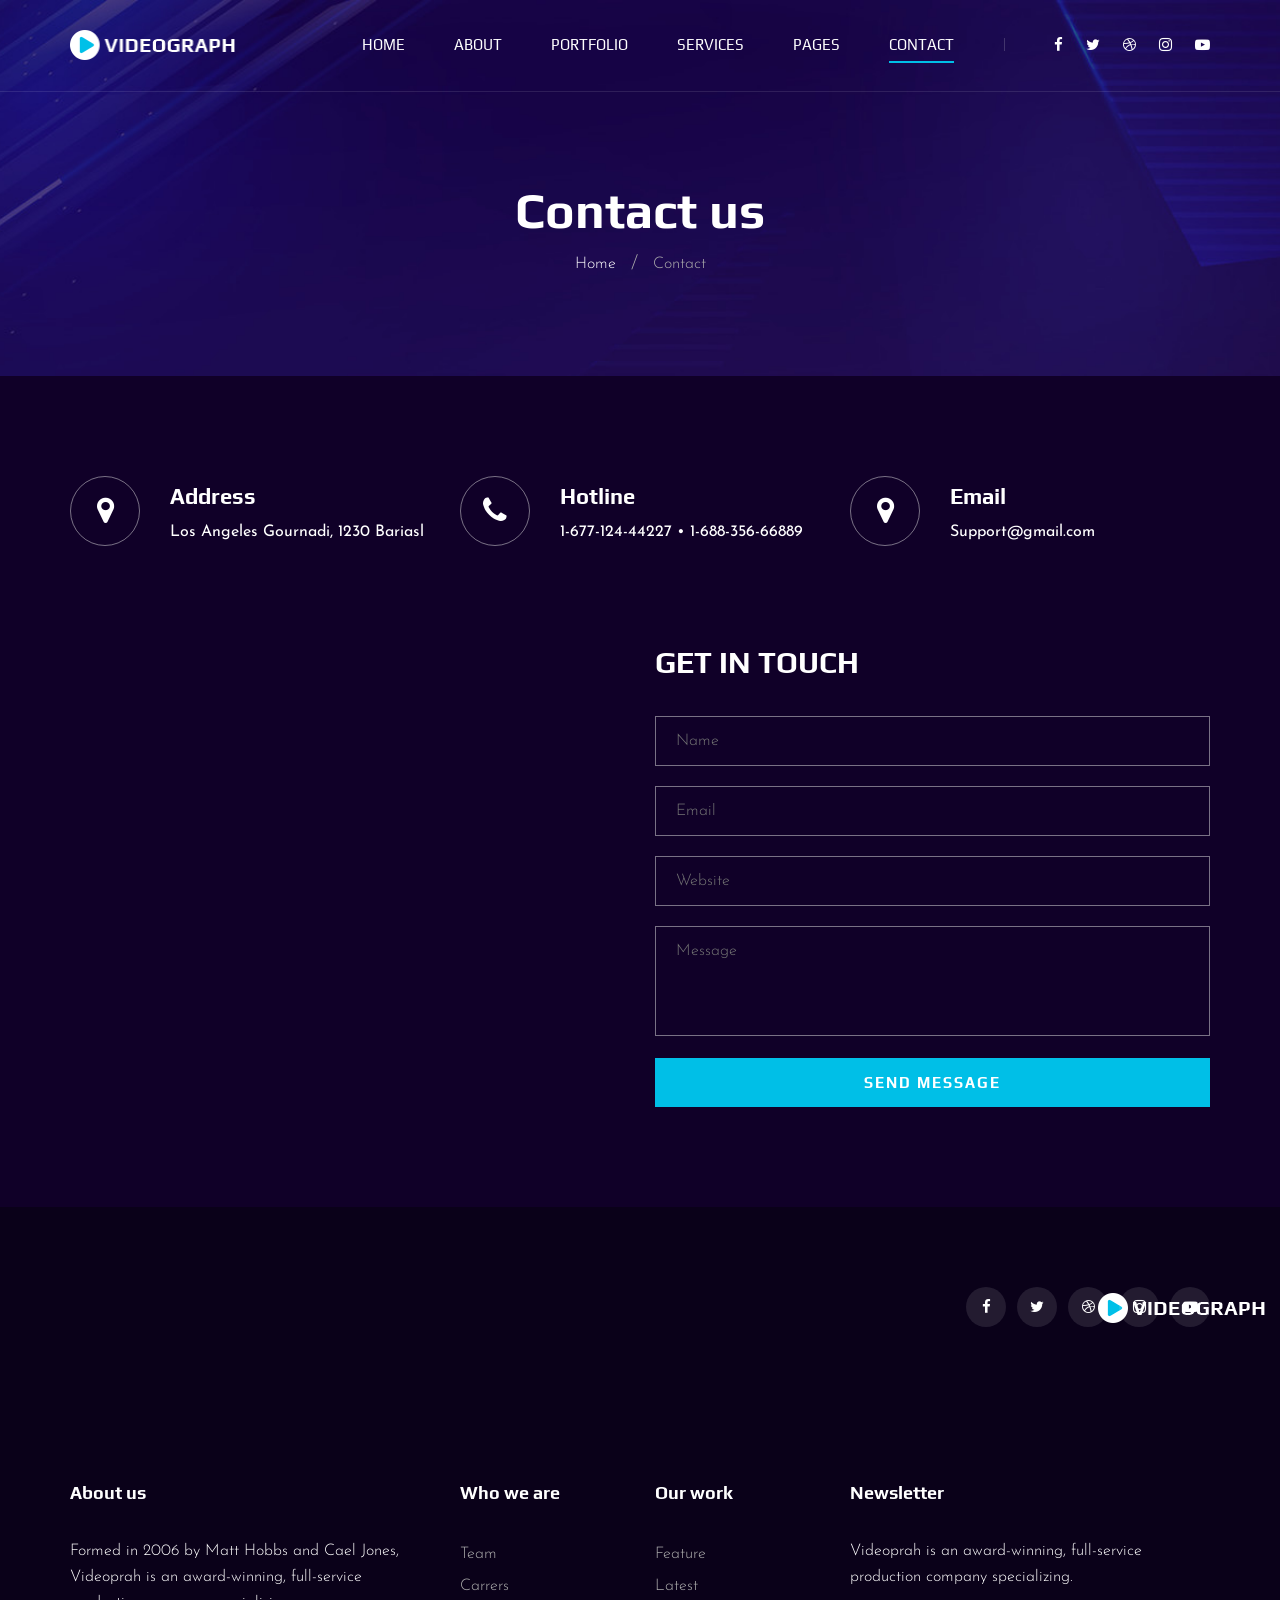
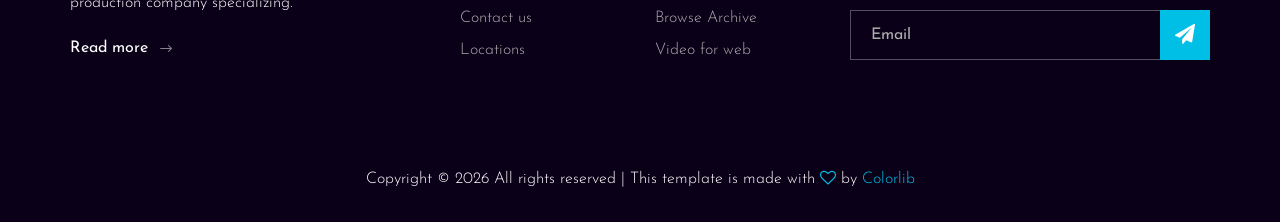
<file: contact.html>
<!DOCTYPE html>
<html lang="zxx">

<head>
    <meta charset="UTF-8">
    <meta name="description" content="Videograph Template">
    <meta name="keywords" content="Videograph, unica, creative, html">
    <meta name="viewport" content="width=device-width, initial-scale=1.0">
    <meta http-equiv="X-UA-Compatible" content="ie=edge">
    <title>Videograph | Template</title>

    <!-- Google Font -->
    <link href="https://fonts.googleapis.com/css2?family=Play:wght@400;700&display=swap" rel="stylesheet">
    <link href="https://fonts.googleapis.com/css2?family=Josefin+Sans:wght@300;400;500;600;700&display=swap"
        rel="stylesheet">

    <!-- Css Styles -->
    <link rel="stylesheet" href="css/bootstrap.min.css" type="text/css">
    <link rel="stylesheet" href="css/font-awesome.min.css" type="text/css">
    <link rel="stylesheet" href="css/elegant-icons.css" type="text/css">
    <link rel="stylesheet" href="css/owl.carousel.min.css" type="text/css">
    <link rel="stylesheet" href="css/magnific-popup.css" type="text/css">
    <link rel="stylesheet" href="css/slicknav.min.css" type="text/css">
    <link rel="stylesheet" href="css/style.css" type="text/css">
</head>

<body>
    <!-- Page Preloder -->
    <div id="preloder">
        <div class="loader"></div>
    </div>

    <!-- Header Section Begin -->
    <header class="header">
        <div class="container">
            <div class="row">
                <div class="col-lg-2">
                    <div class="header__logo">
                        <a href="./index.html"><img src="img/logo.png" alt=""></a>
                    </div>
                </div>
                <div class="col-lg-10">
                    <div class="header__nav__option">
                        <nav class="header__nav__menu mobile-menu">
                            <ul>
                                <li><a href="./index.html">Home</a></li>
                                <li><a href="./about.html">About</a></li>
                                <li><a href="./portfolio.html">Portfolio</a></li>
                                <li><a href="./services.html">Services</a></li>
                                <li><a href="#">Pages</a>
                                    <ul class="dropdown">
                                        <li><a href="./about.html">About</a></li>
                                        <li><a href="./portfolio.html">Portfolio</a></li>
                                        <li><a href="./blog.html">Blog</a></li>
                                        <li><a href="./blog-details.html">Blog Details</a></li>
                                    </ul>
                                </li>
                                <li class="active"><a href="./contact.html">Contact</a></li>
                            </ul>
                        </nav>
                        <div class="header__nav__social">
                            <a href="#"><i class="fa fa-facebook"></i></a>
                            <a href="#"><i class="fa fa-twitter"></i></a>
                            <a href="#"><i class="fa fa-dribbble"></i></a>
                            <a href="#"><i class="fa fa-instagram"></i></a>
                            <a href="#"><i class="fa fa-youtube-play"></i></a>
                        </div>
                    </div>
                </div>
            </div>
            <div id="mobile-menu-wrap"></div>
        </div>
    </header>
    <!-- Header End -->

    <!-- Breadcrumb Begin -->
    <div class="breadcrumb-option spad set-bg" data-setbg="img/breadcrumb-bg.jpg">
        <div class="container">
            <div class="row">
                <div class="col-lg-12 text-center">
                    <div class="breadcrumb__text">
                        <h2>Contact us</h2>
                        <div class="breadcrumb__links">
                            <a href="#">Home</a>
                            <span>Contact</span>
                        </div>
                    </div>
                </div>
            </div>
        </div>
    </div>
    <!-- Breadcrumb End -->

    <!-- Contact Widget Section Begin -->
    <section class="contact-widget spad">
        <div class="container">
            <div class="row">
                <div class="col-lg-4 col-md-6 col-md-6 col-md-3">
                    <div class="contact__widget__item">
                        <div class="contact__widget__item__icon">
                            <i class="fa fa-map-marker"></i>
                        </div>
                        <div class="contact__widget__item__text">
                            <h4>Address</h4>
                            <p>Los Angeles Gournadi, 1230 Bariasl</p>
                        </div>
                    </div>
                </div>
                <div class="col-lg-4 col-md-6 col-md-6 col-md-3">
                    <div class="contact__widget__item">
                        <div class="contact__widget__item__icon">
                            <i class="fa fa-phone"></i>
                        </div>
                        <div class="contact__widget__item__text">
                            <h4>Hotline</h4>
                            <p>1-677-124-44227 • 1-688-356-66889</p>
                        </div>
                    </div>
                </div>
                <div class="col-lg-4 col-md-6 col-md-6 col-md-3">
                    <div class="contact__widget__item">
                        <div class="contact__widget__item__icon">
                            <i class="fa fa-map-marker"></i>
                        </div>
                        <div class="contact__widget__item__text">
                            <h4>Email</h4>
                            <p>Support@gmail.com</p>
                        </div>
                    </div>
                </div>
            </div>
        </div>
    </section>
    <!-- Contact Widget Section End -->

    <!-- Call To Action Section Begin -->
    <section class="contact spad">
        <div class="container">
            <div class="row">
                <div class="col-lg-6 col-md-6">
                    <div class="contact__map">
                        <iframe
                            src="https://www.google.com/maps/embed?pb=!1m18!1m12!1m3!1d387190.2798902705!2d-74.25986790365917!3d40.697670067823786!2m3!1f0!2f0!3f0!3m2!1i1024!2i768!4f13.1!3m3!1m2!1s0x89c24fa5d33f083b%3A0xc80b8f06e177fe62!2sNew%20York%2C%20NY%2C%20USA!5e0!3m2!1sen!2sbd!4v1596152431947!5m2!1sen!2sbd"
                            height="450" style="border:0;"></iframe>
                    </div>
                </div>
                <div class="col-lg-6 col-md-6">
                    <div class="contact__form">
                        <h3>Get in touch</h3>
                        <form action="#">
                            <input type="text" placeholder="Name">
                            <input type="text" placeholder="Email">
                            <input type="text" placeholder="Website">
                            <textarea placeholder="Message"></textarea>
                            <button type="submit" class="site-btn">Send Message</button>
                        </form>
                    </div>
                </div>
            </div>
        </div>
    </section>
    <!-- Call To Action Section End -->

    <!-- Footer Section Begin -->
    <footer class="footer">
        <div class="container">
            <div class="footer__top">
                <div class="row">
                    <div class="col-lg-6 col-md-6">
                        <div class="footer__top__logo">
                            <a href="#"><img src="img/logo.png" alt=""></a>
                        </div>
                    </div>
                    <div class="col-lg-6 col-md-6">
                        <div class="footer__top__social">
                            <a href="#"><i class="fa fa-facebook"></i></a>
                            <a href="#"><i class="fa fa-twitter"></i></a>
                            <a href="#"><i class="fa fa-dribbble"></i></a>
                            <a href="#"><i class="fa fa-instagram"></i></a>
                            <a href="#"><i class="fa fa-youtube-play"></i></a>
                        </div>
                    </div>
                </div>
            </div>
            <div class="footer__option">
                <div class="row">
                    <div class="col-lg-4 col-md-6">
                        <div class="footer__option__item">
                            <h5>About us</h5>
                            <p>Formed in 2006 by Matt Hobbs and Cael Jones, Videoprah is an award-winning, full-service
                                production company specializing.</p>
                            <a href="#" class="read__more">Read more <span class="arrow_right"></span></a>
                        </div>
                    </div>
                    <div class="col-lg-2 col-md-3">
                        <div class="footer__option__item">
                            <h5>Who we are</h5>
                            <ul>
                                <li><a href="#">Team</a></li>
                                <li><a href="#">Carrers</a></li>
                                <li><a href="#">Contact us</a></li>
                                <li><a href="#">Locations</a></li>
                            </ul>
                        </div>
                    </div>
                    <div class="col-lg-2 col-md-3">
                        <div class="footer__option__item">
                            <h5>Our work</h5>
                            <ul>
                                <li><a href="#">Feature</a></li>
                                <li><a href="#">Latest</a></li>
                                <li><a href="#">Browse Archive</a></li>
                                <li><a href="#">Video for web</a></li>
                            </ul>
                        </div>
                    </div>
                    <div class="col-lg-4 col-md-12">
                        <div class="footer__option__item">
                            <h5>Newsletter</h5>
                            <p>Videoprah is an award-winning, full-service production company specializing.</p>
                            <form action="#">
                                <input type="text" placeholder="Email">
                                <button type="submit"><i class="fa fa-send"></i></button>
                            </form>
                        </div>
                    </div>
                </div>
            </div>
            <div class="footer__copyright">
                <div class="row">
                    <div class="col-lg-12 text-center">
                        <!-- Link back to Colorlib can't be removed. Template is licensed under CC BY 3.0. -->
                        <p class="footer__copyright__text">Copyright &copy;
                            <script>
                                document.write(new Date().getFullYear());
                            </script>
                            All rights reserved | This template is made with <i class="fa fa-heart-o"
                                aria-hidden="true"></i> by <a href="https://colorlib.com" target="_blank">Colorlib</a>
                        </p>
                        <!-- Link back to Colorlib can't be removed. Template is licensed under CC BY 3.0. -->
                    </div>
                </div>
            </div>
        </div>
    </footer>
    <!-- Footer Section End -->

    <!-- Js Plugins -->
    <script src="js/jquery-3.3.1.min.js"></script>
    <script src="js/bootstrap.min.js"></script>
    <script src="js/jquery.magnific-popup.min.js"></script>
    <script src="js/mixitup.min.js"></script>
    <script src="js/masonry.pkgd.min.js"></script>
    <script src="js/jquery.slicknav.js"></script>
    <script src="js/owl.carousel.min.js"></script>
    <script src="js/main.js"></script>
</body>

</html>
</file>
<file: 노스페이스/css/stylesheet.css>
@import url('https://fonts.googleapis.com/css2?family=Noto+Sans+KR:wght@300;400;500;600;700;800;900&display=swap');

*{
    margin: 0;
    padding: 0;
    box-sizing: border-box;
}

body{
    width: 1200px;
    margin: auto;
}

header{
    height: 150px;
}

.title h1{
    font-size: 3rem;
    text-align: center;
    line-height: 4;
}

.title span{
    color: #ffc12e;
}

section{
    width: 1200px;
    height: auto;
    overflow: hidden;
}

.concept img{
    width: 100%;
}
.design{
    padding-top: 5rem;
}

.web{
    margin-left: 1rem;
}

.design h1{
    font-size: 3rem;
    text-align: center;
    line-height: 3;

}

.design .web{
    overflow: scroll;
    border: solid 1px #4f709c;
    height: 500px;
    width: 800px;
    float: left;
}

.design .web h3{
    font-size: 2rem;
    text-align: center;
    padding: .5rem;
}
.design .web img{
    width: 100%;
    border-top: 1px solid #4f704f;
}

.design .mobile{
    overflow: scroll;
    border: solid 1px #4f704f;
    height: 500px;
    width: 350px;
    float: left;
    margin-left: 2rem;
}
.design .mobile h3{
    font-size: 1.7rem;
    text-align: center;
    padding: .5rem;
}

.design .mobile img{
    width: 100%;
    border-top: 1px solid #4F709C;
}
/* scroll bar */
.web::-webkit-scrollbar{
    width: 15px;
}
.web::-webkit-scrollbar-track{
    border-radius: 5px;
    background-color: #4f709c;
}
.web::-webkit-scrollbar-thumb{
    border-radius: 5px;
    background-color: rgb(79, 153, 156);
}


.mobile::-webkit-scrollbar{
    width: 15px;
}
.mobile::-webkit-scrollbar-track{
    border-radius: 5px;
    background-color: #4f709c;
}
.mobile::-webkit-scrollbar-thumb{
    border-radius: 5px;
    background-color: rgb(79, 153, 156);
}

/* footer */
footer{
    clear: both;
    height: 20px;
    display: flex;
    align-items: center;
    justify-content: center;
    gap: 10px;
    margin: 3rem;
}
.btn {
    width: 6rem;
    height: 3rem;
    font-size: 1.2rem;
    list-style: none;
    background: #ffc12e;
    border: 0;
}

.btn a{
    text-decoration: none;
    color: #fff;
}



/* 화면너비 0 ~ 768px */
@media(max-width:768px){
    .project{
        width: 758px;
    }
    .title{
        width: 758px;

    }
    .title h1{
        text-align: center;
    }
    .concept{
        width: 758px;
    }
    .concept img{
        width: 100%;
    }
    .design{
        width: 758px;
        display: flex;
        flex-direction: column;
        align-items: center;
        gap: 2rem;
    }

    
    .design h1{
        font-size: 2rem;
        text-align: center;
    }

    .design .web{
        width: 650px;
        height: 500px;
        float: none;
    }

    .design .mobile{
        height: 500px;
        width: 350px;
        margin-left: 0;
    }
}


/* 화면너비 0~420px */
@media (max-width:420px){
    body{
        width: 350px;
        margin: auto;
    }
    .project{
        width: 350px;

    }
    .title{
        width: 350px;
        margin: auto;
    }
    .title h1{
        text-align: center;
        font-size: 2rem;
    }

    .concept{
        width: 350px;
    }
    .concept img{
        width: 100%;
    }

    .design{
        width: 350px;
    }

    .design h1{
        font-size: 1.5rem;
        text-align: center;
    }

    .design .web{
        width: 500px;
        height: 250px;
    }
    .footer{
        width: 350px;
        margin-left: 0;
    }
    .btn{
        width: 4rem;
        height: 2rem;
        font-size: 1rem;

    }
}
.span{
    color: #fff;
}
</file>
<file: web/project1/css/stylesheet.css>
@import url('https://fonts.googleapis.com/css2?family=Noto+Sans+KR:wght@300;400;500;600;700;800;900&display=swap');

*{
    margin: 0;
    padding: 0;
    box-sizing: border-box;
}

body{
    width: 1200px;
    margin: auto;
}

header{
    height: 150px;
}

.title h1{
    font-size: 3rem;
    text-align: center;
    line-height: 4;
}

.title span{
    color: #5865f2;
}

section{
    width: 1200px;
    height: auto;
    overflow: hidden;
}

.concept img{
    width: 100%;
}
.design{
    padding-top: 5rem;
}

.web{
    margin-left: 1rem;
}

.design h1{
    font-size: 3rem;
    text-align: center;
    line-height: 3;

}

.design .web{
    overflow: scroll;
    border: solid 1px #4f709c;
    height: 500px;
    width: 800px;
    float: left;
}

.design .web h3{
    font-size: 2rem;
    text-align: center;
    padding: .5rem;
}
.design .web img{
    width: 100%;
    border-top: 1px solid #4f704f;
}

.design .mobile{
    overflow: scroll;
    border: solid 1px #4f704f;
    height: 500px;
    width: 350px;
    float: left;
    margin-left: 2rem;
}
.design .mobile h3{
    font-size: 1.7rem;
    text-align: center;
    padding: .5rem;
}

.design .mobile img{
    width: 100%;
    border-top: 1px solid #4F709C;
}
/* scroll bar */
.web::-webkit-scrollbar{
    width: 15px;
}
.web::-webkit-scrollbar-track{
    border-radius: 5px;
    background-color: #4f709c;
}
.web::-webkit-scrollbar-thumb{
    border-radius: 5px;
    background-color: rgb(79, 153, 156);
}


.mobile::-webkit-scrollbar{
    width: 15px;
}
.mobile::-webkit-scrollbar-track{
    border-radius: 5px;
    background-color: #4f709c;
}
.mobile::-webkit-scrollbar-thumb{
    border-radius: 5px;
    background-color: rgb(79, 153, 156);
}

/* footer */
footer{
    clear: both;
    height: 20px;
    display: flex;
    align-items: center;
    justify-content: center;
    gap: 10px;
    margin: 3rem;
}
.btn {
    width: 6rem;
    height: 3rem;
    font-size: 1.2rem;
    list-style: none;
    background: #4f709c;
    border: 0;
}

.btn a{
    text-decoration: none;
    color: #fff;
}



/* 화면너비 0 ~ 768px */
@media(max-width:768px){
    .project{
        width: 758px;
    }
    .title{
        width: 758px;

    }
    .title h1{
        text-align: center;
    }
    .concept{
        width: 758px;
    }
    .concept img{
        width: 100%;
    }
    .design{
        width: 758px;
        display: flex;
        flex-direction: column;
        align-items: center;
        gap: 2rem;
    }

    
    .design h1{
        font-size: 2rem;
        text-align: center;
    }

    .design .web{
        width: 650px;
        height: 500px;
        float: none;
    }

    .design .mobile{
        height: 500px;
        width: 350px;
        margin-left: 0;
    }
}


/* 화면너비 0~420px */
@media (max-width:420px){
    body{
        width: 350px;
        margin: auto;
    }
    .project{
        width: 350px;

    }
    .title{
        width: 350px;
        margin: auto;
    }
    .title h1{
        text-align: center;
        font-size: 2rem;
    }

    .concept{
        width: 350px;
    }
    .concept img{
        width: 100%;
    }

    .design{
        width: 350px;
    }

    .design h1{
        font-size: 1.5rem;
        text-align: center;
    }

    .design .web{
        width: 500px;
        height: 250px;
    }
    .footer{
        width: 350px;
        margin-left: 0;
    }
    .btn{
        width: 4rem;
        height: 2rem;
        font-size: 1rem;

    }
}
</file>
<file: web/베라/css/stylesheet.css>
@import url('https://fonts.googleapis.com/css2?family=Noto+Sans+KR:wght@300;400;500;600;700;800;900&display=swap');

*{
    margin: 0;
    padding: 0;
    box-sizing: border-box;
}

body{
    width: 1200px;
    margin: auto;
}

header{
    height: 150px;
}

.title h1{
    font-size: 3rem;
    text-align: center;
    line-height: 4;
}

.title span{
    color: #eb6782;
}

section{
    width: 1200px;
    height: auto;
    overflow: hidden;
}

.concept img{
    width: 100%;
}
.design{
    padding-top: 5rem;
}

.web{
    margin-left: 1rem;
}

.design h1{
    font-size: 3rem;
    text-align: center;
    line-height: 3;

}

.design .web{
    overflow: scroll;
    border: solid 1px #4f709c;
    height: 500px;
    width: 800px;
    float: left;
}

.design .web h3{
    font-size: 2rem;
    text-align: center;
    padding: .5rem;
}
.design .web img{
    width: 100%;
    border-top: 1px solid #4f704f;
}

.design .mobile{
    overflow: scroll;
    border: solid 1px #4f704f;
    height: 500px;
    width: 350px;
    float: left;
    margin-left: 2rem;
}
.design .mobile h3{
    font-size: 1.7rem;
    text-align: center;
    padding: .5rem;
}

.design .mobile img{
    width: 100%;
    border-top: 1px solid #4F709C;
}
/* scroll bar */
.web::-webkit-scrollbar{
    width: 15px;
}
.web::-webkit-scrollbar-track{
    border-radius: 5px;
    background-color: #4f709c;
}
.web::-webkit-scrollbar-thumb{
    border-radius: 5px;
    background-color: rgb(79, 153, 156);
}


.mobile::-webkit-scrollbar{
    width: 15px;
}
.mobile::-webkit-scrollbar-track{
    border-radius: 5px;
    background-color: #4f709c;
}
.mobile::-webkit-scrollbar-thumb{
    border-radius: 5px;
    background-color: rgb(79, 153, 156);
}

/* footer */
footer{
    clear: both;
    height: 20px;
    display: flex;
    align-items: center;
    justify-content: center;
    gap: 10px;
    margin: 3rem;
}
.btn {
    width: 6rem;
    height: 3rem;
    font-size: 1.2rem;
    list-style: none;
    background: #eb6782;
    border: 0;
}

.btn a{
    text-decoration: none;
    color: #fff;
}



/* 화면너비 0 ~ 768px */
@media(max-width:768px){
    .project{
        width: 758px;
    }
    .title{
        width: 758px;

    }
    .title h1{
        text-align: center;
    }
    .concept{
        width: 758px;
    }
    .concept img{
        width: 100%;
    }
    .design{
        width: 758px;
        display: flex;
        flex-direction: column;
        align-items: center;
        gap: 2rem;
    }

    
    .design h1{
        font-size: 2rem;
        text-align: center;
    }

    .design .web{
        width: 650px;
        height: 500px;
        float: none;
    }

    .design .mobile{
        height: 500px;
        width: 350px;
        margin-left: 0;
    }
}


/* 화면너비 0~420px */
@media (max-width:420px){
    body{
        width: 350px;
        margin: auto;
    }
    .project{
        width: 350px;

    }
    .title{
        width: 350px;
        margin: auto;
    }
    .title h1{
        text-align: center;
        font-size: 2rem;
    }

    .concept{
        width: 350px;
    }
    .concept img{
        width: 100%;
    }

    .design{
        width: 350px;
    }

    .design h1{
        font-size: 1.5rem;
        text-align: center;
    }

    .design .web{
        width: 500px;
        height: 250px;
    }
    .footer{
        width: 350px;
        margin-left: 0;
    }
    .btn{
        width: 4rem;
        height: 2rem;
        font-size: 1rem;

    }
}
.span{
    color: #fff;
}
</file>
<file: 노스페이스/노스페이스 홈페이지/assets/css/style.css>
/*============= GOOGLE FONTS ============*/
@import url('https://fonts.googleapis.com/css2?family=Roboto:wght@400;500;700&display=swap');

/*============= VARIABLES CSS ============*/
:root {
    --header-height: 3.5rem;

    /*============= Colors ============*/
    --first-color: #FFC12E;
    --button-color: hsl(0, 0%, 17%);
    --button-color-alt: hsl(0, 0%, 21%);
    --title-color: hsl(0, 0%, 15%);
    --text-color: hsl(0, 0%, 35%);
    --text-color-light: hsl(0, 0%, 55%);
    --body-color: hsl(0, 0%, 99%);
    --container-color: #fff;
    --border-color: hsl(0, 0%, 94%);

    /*============= Font and typography ============*/
    /* .5rem = 8px | 1rem = 16px .... */
    --body-font: 'Roboto', sans-serif;
    --biggest-font-size: 2rem;
    --h1-font-size: 1.5rem;
    --h2-font-size: 1.25rem;
    --h3-font-size: 1rem;
    --normal-font-size: .938rem;
    --small-font-size: .813rem;
    --smaler-font-size: .75rem;

    /*============= Font weight ============*/
    --font-medium: 500;
    --font-bold: 700;

    /*============= Margenes Bottom ============*/
    /* .5rem = 8px | 1rem = 16px .... */

    --mb-0-5: .5rem;
    --mb-0-75: .75rem;
    --mb-1: 1rem;
    --mb-1-5: 1.5rem;
    --mb-2: 2rem;
    --mb-2-5: 2.5rem;
    --mb-3: 3rem;

    /*============= z-index ============*/
    --z-tooltip: 10;
    --z-fixed: 100;

}

/* Responsive typegraphy */
@media (min-width:968px) {
    :root {
        --biggest-font-size: 2.5rem;
        --h1-font-size: 2.25rem;
        --h2-font-size: 1.5rem;
        --h3-font-size: 1.25rem;
        --normal-font-size: 1rem;
        --small-font-size: .875rem;
        --smaler-font-size: .813rem;
    }
}

/*============= Base ============*/
* {
    box-sizing: border-box;
    padding: 0;
    margin: 0;
}

html {
    scroll-behavior: smooth;
}

body,
button,
input {
    font-family: var(--body-font);
    font-size: var(--normal-font-size);
}

body {
    margin: 0;
    background-color: var(--body-color);
    color: var(--text-color);
    transform: .4s;
}

h1,
h2,
h3,
h4 {
    color: var(--text-color);
    font-weight: var(--font-medium);
}

ul {
    list-style: none;
}

a {
    text-decoration: none;
    z-index: auto
}

img {
    max-width: 100%;
    height: auto;
}

button {
    cursor: pointer;
    border: 0;
    outline: none;
}

/*=============== THEME ===============*/
/*========== Variables Dark theme ==========*/
body.dark-theme {
    --first-color: hsl(31, 100%, 74%);
    --button-color: hsl(0, 0%, 24%);
    --button-color-alt: hsl(0, 0%, 28%);
    --title-color: hsl(0, 0%, 95%);
    --text-color: hsl(0, 0%, 95%);
    --body-color: hsl(0, 0%, 12%);
    --container-color: hsl(0, 0%, 16%);
    --border-color: hsl(0, 0%, 20%);
}

/*========== Button Dark/Light ==========*/
.change-theme {
    color: var(--text-color);
    font-size: 1.25rem;
    cursor: pointer;
}


.dark-theme .change-theme,
.dark-theme .nav__toggle,
.dark-theme .nav__shop,
.dark-theme .button--gray {
    color: hsl(0, 0%, 15%);
}

.dark-theme .scroll-header {
    box-shadow: 0 1px 4px hsla(0, 0%, 4%, .3);
}

.scroll-header .change-theme,
.scroll-header .nav__toggle,
.scroll-header .nav__shop {
    color: var(--title-color);
}

.dark-theme::-webkit-scrollbar {
    background: hsl(0, 0%, 30%);
}


/*============= REUSABLE CSS CLASSES ============*/
.container {
    max-width: 1024px;
    margin-left: var(--mb-1-5);
    margin-right: var(--mb-1-5);
}

.grid {
    display: grid;
}

.main {
    overflow: hidden;
}

.section {
    padding: 6.5rem 0 1rem;
}

.section__title {
    position: relative;
    font-size: var(--h3-font-size);
    margin-bottom: var(--mb-3);
    text-transform: uppercase;
    letter-spacing: 2px;
    text-align: center;
}

.section__title::before {
    content: '';
    position: absolute;
    top: -1rem;
    left: 0;
    right: 0;
    margin: auto;
    width: 67px;
    height: 1px;
    background-color: var(--first-color);


}


/*============= HEADER & NAV ============*/
.header {
    width: 100%;
    background: transparent;
    position: fixed;
    top: 0;
    left: 0;
    z-index: var(--z-fixed);
    transition: .4s;
}

.nav {
    height: var(--header-height);
    display: flex;
    justify-content: space-between;
    align-items: center;
}

.nav__logo{
    width: 2rem;
}
.nav__toggle,
.nav__shop,
.nav__close {
    color: var(--text-color);
}

.nav__logo-icon {
    font-size: 1.25rem;
}

.nav__btns {
    display: flex;
    align-items: center;
    column-gap: 1rem;
}

.nav__toggle,
.nav__shop {
    font-size: 1.25rem;
    cursor: pointer;
}

@media (max-width:767px) {
    .nav__menu {
        position: fixed;
        background-color: var(--body-color);
        top: 0;
        right: -100%;
        width: 100%;
        height: 100%;
        padding: 6rem 2rem 3.5rem;
        transition: .3s;
    }
}

.nav__list {
    display: flex;
    flex-direction: column;
    align-items: center;
    row-gap: 2rem;
}

.nav__link {
    color: var(--title-color);
    font-weight: var(--font-medium);
    text-transform: uppercase;
    font-size: var(--h2-font-size);
}

.nav__link:hover {
    color: var(--first-color);
}

.nav__close {
    font-size: 2rem;
    position: absolute;
    top: .9rem;
    right: 1.25rem;
    cursor: pointer;
}

/* show menu */
.show-menu {
    right: 0;
}

/* scroll */
.scroll-header {
    background-color: var(--body-color);
    box-shadow: 0 1px 4px hsla(0, 4%, 15%, .10);
}

/* home */
.home__container {
    position: relative;
    row-gap: 2.5rem;
}

.home__img {
    width: 240px;
}

.home__img-bg {
    background-color: var(--first-color);
    width: 258px;
    height: 430px;
    padding-bottom: 2rem;
    display: flex;
    justify-content: center;
    align-items: flex-end;
    justify-self: flex-end;
    transform: translateX(1.5rem);
}

.home__social {
    position: absolute;
    top: 35%;
    left: -5rem;
    transform: rotate(-90deg);
    display: flex;
    column-gap: 1rem;
}

.home__social-link {
    font-size: var(--small-font-size);
    color: var(--text-color-light);
    transition: .3s;
}

.home__social-link:hover {
    color: var(--title-color);
}

.home__title {
    font-size: var(--biggest-font-size);
    font-weight: var(--font-bold);
    margin-bottom: var(--mb-1);
    color: #000;
}

.home__description {
    margin-bottom: var(--mb-1-5);
}

.home__price {
    display: inline-block;
    font-size: var(--h2-font-size);
    font-weight: var(--font-medium);
    color: var(--first-color);
    margin-bottom: var(--mb-3);
}

.home__btns {
    display: flex;
    align-items: center;
}

.home__button {
    box-shadow: 0, 12px 24px hsla(0, 0%, 10% .2);
}


/*=============== BUTTONS ===============*/

.button {
    display: inline-block;
    background-color: var(--button-color);
    color: #fff;
    padding: 1.25rem 2rem;
    font-weight: var(--font-medium);
    transition: .3s;
}

.button:hover {
    background-color: var(--button-color-alt);
}

.button--gray {
    background-color: hsl(0, 0%, 75%);
}

.button--gray:hover {
    background-color: hsl(0, 0%, 63%);
}

.button--small {
    padding: 1rem 1.5rem;
}

/*=============== FEATURED ===============*/
.featured__container {
    row-gap: 2.5rem;
}

.featured__card {
    position: relative;
    text-align: center;
    background-color: var(--container-color);
    padding-top: 2rem;
    border: 1px solid var(--border-color);
    overflow-y: hidden;
    transition: .3s;
}

.featured__tag {
    background-color: var(--first-color);
    padding: .5rem 1rem;
    color: #fff;
    text-transform: uppercase;
    font-size: var(--small-font-size);
    font-weight: var(--font-medium);
    position: absolute;
    transform: rotate(-90deg);
    left: -1rem;
    top: 3rem;
}

.featured__img {
    height: 214px;
}

.featured__title,
.featured__price {
    font-size: var(--h3-font-size);
    font-weight: var(--font-bold);
}

.featured__title {
    text-transform: uppercase;
    margin-bottom: var(--mb-0-75);
}

.featured__price {
    display: block;
    color: var(--first-color);
    transition: .3s;
}

.featured__button {
    font-size: var(--small-font-size);
    transform: translateY(1rem);
    opacity: 0;
}

.featured__card:hover {
    box-shadow: 0 12px 32px hsla(0, 0%, 20%, .1);
    padding: 2rem 0 3rem 0;
}

.featured__card:hover .featured__button {
    transform: translateY(0);
    opacity: 1;
}

.featured__card:hover .featured__price {
    margin-bottom: var(--mb-1-5);
}

/*=============== STORY ===============*/
.story__container {
    row-gap: 7.5rem;
}

.story__title {
    font-size: var(--h1-font-size);
    margin-bottom: var(--mb-1);
    color: #000;
    font-weight: bold;
}

.story__description {
    margin-bottom: var(--mb-2-5);
}

.story__images {
    position: relative;
}

.story__img,
.story__square {
    width: 250px;
}

.story__square {
    height: 250px;
    background-color: var(--first-color);
}

.story__img {
    position: absolute;
    left: 3rem;
    top: -3rem;
}

/*=============== PRODUCTS ===============*/
.products__container {
    grid-template-columns: repeat(2, 1fr);
    gap: 2rem;
}

.products__card {
    position: relative;
    background-color: var(--container-color);
    padding: 1.25rem 0;
    border: 1px solid var(--border-color);
    text-align: center;
    transition: .3s;
}

.products__img {
    height: 125px;
    margin-bottom: var(--mb-1);
}

.products__title,
.products__price {
    font-size: var(--small-font-size);
    font-weight: var(--font-medium);
}

.products__title {
    text-transform: uppercase;
    margin-bottom: var(--mb-0-5);
}

.products__price {
    color: var(--first-color);
}

.products__button {
    background-color: var(--button-color);
    padding: .4rem;
    color: #fff;
    font-size: 1rem;
    position: absolute;
    right: 0;
    bottom: 0;
    transition: .3s;
}

.products__button:hover {
    background-color: var(--button-color-alt);
}

.products__card:hover {
    box-shadow: 0 8px 32px hsla(0, 0%, 10%, .1);
}

/*=============== TESTIMONIAL ===============*/
.testimonial__container {
    row-gap: 4rem;
}

.testimonial__quote {
    display: inline-block;
    background-color: var(--container-color);
    padding: .5rem .75rem;
    font-size: 1.5rem;
    color: var(--first-color);
    box-shadow: 0 4px 12px hsla(0, 0%, 20%, .1);
    margin-bottom: var(--mb-2);
}

.testimonial__description {
    margin-bottom: var(--mb-1);
    font-weight: bold;
    font-size: 2.5rem;
    color: #000;
}

.testimonial__date {
    font-size: var(--normal-font-size);
    margin-bottom: var(--mb-2);
    font-weight: bold;
    font-size: 1.5rem;
    color: #000;
}

.testimonial__perfil {
    display: flex;
    align-items: center;
    column-gap: 1rem;
    margin-bottom: 7rem;
}

.testimonial__perfil-img {
    width: 60px;
    height: 60px;
    border-radius: 3rem;
}

.testimonial__perfil-data {
    display: flex;
    flex-direction: column;
    row-gap: .5rem;
}

.testimonial__perfil-name {
    /* font-size: var(--h3-font-size); */
    font-weight: var(--font-medium);
    color: var(--title-color);
}

.testimonial__perfil-detail {
    font-size: var(--small-font-size);
}

.testimonial__images {
    position: relative;
}

.testimonial__square,
.testimonial__img {
    width: 250px;
}

.testimonial__square {
    height: 250px;
    background-color: var(--first-color);
    margin-left: auto;
}

.testimonial__img {
    position: absolute;
    right: 2rem;
    top: 3rem;
}

.testimonial-swiper {
    margin-left: initial;
    margin-right: initial;
}

.swiper-button-prev:after,
.swiper-button-next:after {
    content: '';
}

/* Swiper class */
.swiper-button-prev,
.swiper-button-next {
    top: initial;
    bottom: 5%;
    width: initial;
    height: initial;
    background-color: var(--container-color);
    box-shadow: 0 4px 12px hsla(0, 0%, 20%, .1);
    padding: .25rem;
    font-size: 1.5rem;
    color: var(--first-color);
}

.swiper-button-next {
    left: 4rem;
    right: initial;
}

/*=============== NEW ===============*/
.new__card {
    position: relative;
    text-align: center;
    background-color: var(--container-color);
    padding-top: 2rem;
    border: 1px solid var(--border-color);
    overflow-y: hidden;
    transition: .3s;
}

.new__tag {
    background-color: var(--first-color);
    padding: .5rem 1rem;
    color: #fff;
    text-transform: uppercase;
    font-size: var(--small-font-size);
    font-weight: var(--font-medium);
    position: absolute;
    top: 1rem;
    right: 1rem;
    transition: .3s;
}

.new__img {
    height: 215px;
    margin-bottom: var(--mb-1);
}

.new__title,
.new__price {
    font-size: var(--h3-font-size);
    font-weight: var(--font-bold);
}

.new__title {
    text-transform: uppercase;
    margin-bottom: var(--mb-0-75);
}

.new__price {
    display: block;
    color: var(--first-color);
    transition: .3s;
}

.new__button {
    font-size: var(--small-font-size);
    transform: translateY(1rem);
    opacity: 0;
}

.new__card:hover {
    background-color: var(--first-color);
    box-shadow: 0 12px 32px hsla(0, 0%, 20%, .1);
    padding: 2rem 0 3rem 0;
}

.new__card:hover .new__tag {
    background-color: var(--button-color);
}

.new__card:hover .new__button {
    transform: translateY(0);
    opacity: 1;
}

.new__card:hover .new__title {
    color: hsl(0, 0%, 15%);
}

.new__card:hover .new__price {
    color: hsl(0, 0%, 15%);
    margin-bottom: var(--mb-1-5);
}

/*=============== NEW ===============*/
.newsletter__bg {
    background-color: var(--first-color);
    color: #000;
    padding: 3rem 1.5rem;
    text-align: center;
    row-gap: 2.5rem;
    font-weight: bold;
    

}

.newsletter__title {
    font-size: var(--h1-font-size);
    color: #000;
    margin-bottom: var(--mb-1-5);
    font-weight: bold;
}

.newsletter__description {
    color: hsl(0, 0%, 35%);
}

.newsletter__subscribe {
    display: flex;
    flex-direction: column;
    row-gap: .75rem;
}

.newsletter__input {
    border: none;
    outline: none;
    background-color: hsl(0, 0%, 94%);
    padding: 1.25rem 1rem;
    color: hsl(0, 0%, 15%);
}

/*=============== FOOTER ===============*/
.footer__container {
    row-gap: 2rem;
    border-bottom: 1px solid var(--border-color);
    padding-bottom: 3rem;
}

.footer__title {
    font-size: var(--h2-font-size);
    margin-bottom: var(--mb-1-5);
}

.footer__list,
.footer__link {
    display: flex;
    flex-direction: column;
    row-gap: .75rem;
}

.footer__link {
    color: var(--text-color);
}

.footer__link:hover {
    color: var(--title-color);
}

.footer__social {
    display: flex;
    column-gap: 1rem;
}

.footer__social-link {
    font-size: 1.25rem;
    color: var(--text-color);
}

.footer__social-link:hover {
    color: var(--title-color);
}

.footer__copy {
    display: block;
    margin: 3.5rem 0 1rem 0;
    text-align: center;
    font-size: var(--smaler-font-size);
    color: var(--text-color-light);

}

/*=============== SCROLL UP ===============*/
.scrollup {
    position: fixed;
    right: 1rem;
    bottom: -30%;
    background-color: var(--container-color);
    box-shadow: 0 4px 12px hsla(0, 0%, 20%, .1);
    padding: .25rem;
    z-index: var(--z-tooltip);
    opacity: .8;
    transition: .4s;
    display: inline-flex;
}

.scrollup:hover {
    opacity: 1;
}

.scrollup__icon{
    font-size: 1.5rem;
    color: var(--first-color);
}

/* Show  Scroll Up */
.show-scroll {
    bottom: 3rem;
}


/*=============== CART ===============*/

.cart {
    position: fixed;
    background-color: var(--body-color);
    z-index: var(--z-fixed);
    width: 100%;
    height: 100%;
    top: 0;
    right: -100%;
    padding: 3.5rem 2rem;
    transition: .4s;
}

.cart__title-center {
    font-size: var(--h2-font-size);
    text-align: center;
    margin-bottom: var(--mb-3);
}

.cart__close {
    font-size: 2rem;
    color: var(--title-color);
    position: absolute;
    top: 1.25rem;
    right: .9rem;
    cursor: pointer;
}

.cart__container {
    display: grid;
    row-gap: 1.5rem;
}

.cart__card {
    display: flex;
    align-items: center;
    column-gap: 1rem;
}

.cart__box {
    background-color: var(--container-color);
    padding: .75rem 1.25rem;
    border: 1px solid var(--border-color);
}

.cart__img {
    width: 50px;
}

.cart__title {
    font-size: var(--normal-font-size);
    margin-bottom: .5rem;
}

.cart__price {
    display: block;
    font-size: var(--small-font-size);
    color: var(--first-color);
    margin-bottom: var(--mb-1-5);
}

.cart__amount,
.cart__amount-content {
    display: flex;
    align-items: center;
}

.cart__amount {
    column-gap: 3rem;
}

.cart__amount-content {
    column-gap: 1rem;
}

.cart__amount-box {
    display: inline-flex;
    padding: .25rem;
    background-color: var(--container-color);
    border: 1px solid var(--border-color);
    cursor: pointer;
}

.cart__amount-trash {
    font-size: 1.15rem;
    color: var(--first-color);
    cursor: pointer;
}

.cart__prices {
    margin-top: 6rem;
    display: flex;
    justify-content: space-between;
}

.cart__prices-item,
.cart__prices-total {
    color: var(--title-color);
}

.cart__prices-item {
    font-size: var(--small-font-size);
}

.cart__prices-total {
    font-size: var(--h3-font-size);
    font-weight: var(--font-medium);
}

/* Show cart */
.show-cart {
    right: 0;
}

/*=============== SCROLL BAR ===============*/
::-webkit-scrollbar {
    width: .6rem;
    background: hsl(0, 0%, 74%);
}

::-webkit-scrollbar-thumb {
    background: hsl(0, 0%, 17%);
}

/*=============== BREAKPOINTS ===============*/

@media (min-width:320px) {
    .container {
        margin-left: var(--mb-1);
        margin-right: var(--mb-1);
    }

    .home__img-bg {
        width: 220px;
    }

    .home__title {
        font-size: var(--h1-font-size);
    }

    .home__button {
        font-size: var(--smaler-font-size);
    }

    .story__square,
    .story__img,
    .testimonial__square,
    .testimonial__img {
        width: 180px;
    }

    .story__square,
    .testimonial__square {
        height: 180px;
    }

    .products__container {
        grid-template-columns: repeat(1, 180px);
        justify-content: center;
    }

}

@media (min-width:576px) {
    .home__img-bg {
        width: 340px;
    }

    .featured__container {
        grid-template-columns: repeat(2, 1fr);
        justify-content: center;
        align-items: flex-start;
        gap: 1.5rem;
    }

    .footer__container {
        grid-template-columns: repeat(2, 1fr);
    }
}

@media (min-width:767px) {
   .section{
    padding: 8rem 0 1rem;
   }
   .cart{
    width: 420px;
    box-shadow:-2px 0 4px hsla(0, 0%, 15%, .1) ;
   }


.nav{
   height:calc(--header-height)+1.5rem;
   justify-content: initial;
   column-gap: 3rem;
}

.nav__toggle,
.nav__close{
    display: none;
}

.nav__list{
    flex-direction: row;
    column-gap: 3rem;
}

.nav__link{
    text-transform: initial;
    font-size: var(--normal-font-size);
}

.nav__btns{
    margin-left: auto;
}

.home__container{
    padding-top: 6rem;
    grid-template-columns: 1fr max-content;
    align-items: center;
}

.home__img-bg{
    order: 1;
    transform: translate(1.5rem, -6rem);
}
.home__data{
    padding: 0 0 3rem 6rem;
}

.home__social{
    top:47%;
    column-gap: 2rem;
}

.featured__title,
.featured__price,
.new__title,
.new__price{
    font-size: var(--normal-font-size);
}

.story__container,
.testimonial__container,
.newsletter__bg{
    grid-template-columns: repeat(2,1fr);
    align-items: center;
}

.story__scetion-title{
    text-align: initial;
}

.story__scetion-title::before{
    margin: initial;
}

.story__images{
    order:-1;
}

.products__container{
    grid-template-columns: repeat(3, 200px);
    justify-content: center;
    gap:2.5rem;
}

.products__card{
    padding: 2rem 0;
}

.products__img{
    height: 155px;
}


.newsletter__bg{
    text-align: initial;
    column-gap: 2rem;
    padding: 4.5rem;
}

.newsletter__subscribe{
    flex-direction: row;
}

.newsletter__input{
    width: 100%;
}

.footer__container{
    grid-template-columns: repeat(4, max-content);
    justify-content: space-between;
}

.footer__title{
    font-size: var(--h3-font-size);
}

}

@media (min-width: 992px) {
   .section__title{
    font-size: var(--h2-font-size);
   }

   .home__container{
    column-gap: 2rem;
   }

   .home__img-bg{
    width:480px;
    height: 680px;
   }

   .home__img{
    width:420px;
   }

   .home__data{
    padding: 0 0 8rem 6rem;
   }

   .featured__container{
    grid-template-columns: repeat(3, 312px);
    padding-top: 2rem;
   }

   .story__container,
   .testimonial__container{
    column-gap: 8rem;
   }

   .story__square,
   .story__img,
   .testimonial__square,
   .testimonial__img{
    width: 450px;
   }

  .story__square,
  .testimonial__square{
    height: 450px;
  }

  .products__container,
  .new__container{
    padding-top: 2rem;
  }

  .testimonial__container{
    padding-bottom: 4rem;
  }

}

/* For large devices */
@media (min-width: 1024px) {
  .container{
    margin-left: auto;
    margin-right: auto;
  }

  .story__container,
  .testimonial__container{
    column-gap: 13rem;
  }

  .story__container{
    padding-top: 3rem;
  }

  .story__img{
    left: 5rem;
    top: -5rem;
  }

  .testimonial__img{
    right: 5rem;
    top: 5rem;
  }
  .scrollup{
    right:3rem;
  }
}
</file>
<file: css/elegant-icons.css>
@font-face {
	font-family: 'ElegantIcons';
	src:url('../fonts/ElegantIcons.eot');
	src:url('../fonts/ElegantIcons.eot?#iefix') format('embedded-opentype'),
		url('../fonts/ElegantIcons.woff') format('woff'),
		url('../fonts/ElegantIcons.ttf') format('truetype'),
		url('../fonts/ElegantIcons.svg#ElegantIcons') format('svg');
	font-weight: normal;
	font-style: normal;
}

/* Use the following CSS code if you want to use data attributes for inserting your icons */
[data-icon]:before {
	font-family: 'ElegantIcons';
	content: attr(data-icon);
	speak: none;
	font-weight: normal;
	font-variant: normal;
	text-transform: none;
	line-height: 1;
	-webkit-font-smoothing: antialiased;
	-moz-osx-font-smoothing: grayscale;
}

/* Use the following CSS code if you want to have a class per icon */
/*
Instead of a list of all class selectors,
you can use the generic selector below, but it's slower:
[class*="your-class-prefix"] {
*/
.arrow_up, .arrow_down, .arrow_left, .arrow_right, .arrow_left-up, .arrow_right-up, .arrow_right-down, .arrow_left-down, .arrow-up-down, .arrow_up-down_alt, .arrow_left-right_alt, .arrow_left-right, .arrow_expand_alt2, .arrow_expand_alt, .arrow_condense, .arrow_expand, .arrow_move, .arrow_carrot-up, .arrow_carrot-down, .arrow_carrot-left, .arrow_carrot-right, .arrow_carrot-2up, .arrow_carrot-2down, .arrow_carrot-2left, .arrow_carrot-2right, .arrow_carrot-up_alt2, .arrow_carrot-down_alt2, .arrow_carrot-left_alt2, .arrow_carrot-right_alt2, .arrow_carrot-2up_alt2, .arrow_carrot-2down_alt2, .arrow_carrot-2left_alt2, .arrow_carrot-2right_alt2, .arrow_triangle-up, .arrow_triangle-down, .arrow_triangle-left, .arrow_triangle-right, .arrow_triangle-up_alt2, .arrow_triangle-down_alt2, .arrow_triangle-left_alt2, .arrow_triangle-right_alt2, .arrow_back, .icon_minus-06, .icon_plus, .icon_close, .icon_check, .icon_minus_alt2, .icon_plus_alt2, .icon_close_alt2, .icon_check_alt2, .icon_zoom-out_alt, .icon_zoom-in_alt, .icon_search, .icon_box-empty, .icon_box-selected, .icon_minus-box, .icon_plus-box, .icon_box-checked, .icon_circle-empty, .icon_circle-slelected, .icon_stop_alt2, .icon_stop, .icon_pause_alt2, .icon_pause, .icon_menu, .icon_menu-square_alt2, .icon_menu-circle_alt2, .icon_ul, .icon_ol, .icon_adjust-horiz, .icon_adjust-vert, .icon_document_alt, .icon_documents_alt, .icon_pencil, .icon_pencil-edit_alt, .icon_pencil-edit, .icon_folder-alt, .icon_folder-open_alt, .icon_folder-add_alt, .icon_info_alt, .icon_error-oct_alt, .icon_error-circle_alt, .icon_error-triangle_alt, .icon_question_alt2, .icon_question, .icon_comment_alt, .icon_chat_alt, .icon_vol-mute_alt, .icon_volume-low_alt, .icon_volume-high_alt, .icon_quotations, .icon_quotations_alt2, .icon_clock_alt, .icon_lock_alt, .icon_lock-open_alt, .icon_key_alt, .icon_cloud_alt, .icon_cloud-upload_alt, .icon_cloud-download_alt, .icon_image, .icon_images, .icon_lightbulb_alt, .icon_gift_alt, .icon_house_alt, .icon_genius, .icon_mobile, .icon_tablet, .icon_laptop, .icon_desktop, .icon_camera_alt, .icon_mail_alt, .icon_cone_alt, .icon_ribbon_alt, .icon_bag_alt, .icon_creditcard, .icon_cart_alt, .icon_paperclip, .icon_tag_alt, .icon_tags_alt, .icon_trash_alt, .icon_cursor_alt, .icon_mic_alt, .icon_compass_alt, .icon_pin_alt, .icon_pushpin_alt, .icon_map_alt, .icon_drawer_alt, .icon_toolbox_alt, .icon_book_alt, .icon_calendar, .icon_film, .icon_table, .icon_contacts_alt, .icon_headphones, .icon_lifesaver, .icon_piechart, .icon_refresh, .icon_link_alt, .icon_link, .icon_loading, .icon_blocked, .icon_archive_alt, .icon_heart_alt, .icon_star_alt, .icon_star-half_alt, .icon_star, .icon_star-half, .icon_tools, .icon_tool, .icon_cog, .icon_cogs, .arrow_up_alt, .arrow_down_alt, .arrow_left_alt, .arrow_right_alt, .arrow_left-up_alt, .arrow_right-up_alt, .arrow_right-down_alt, .arrow_left-down_alt, .arrow_condense_alt, .arrow_expand_alt3, .arrow_carrot_up_alt, .arrow_carrot-down_alt, .arrow_carrot-left_alt, .arrow_carrot-right_alt, .arrow_carrot-2up_alt, .arrow_carrot-2dwnn_alt, .arrow_carrot-2left_alt, .arrow_carrot-2right_alt, .arrow_triangle-up_alt, .arrow_triangle-down_alt, .arrow_triangle-left_alt, .arrow_triangle-right_alt, .icon_minus_alt, .icon_plus_alt, .icon_close_alt, .icon_check_alt, .icon_zoom-out, .icon_zoom-in, .icon_stop_alt, .icon_menu-square_alt, .icon_menu-circle_alt, .icon_document, .icon_documents, .icon_pencil_alt, .icon_folder, .icon_folder-open, .icon_folder-add, .icon_folder_upload, .icon_folder_download, .icon_info, .icon_error-circle, .icon_error-oct, .icon_error-triangle, .icon_question_alt, .icon_comment, .icon_chat, .icon_vol-mute, .icon_volume-low, .icon_volume-high, .icon_quotations_alt, .icon_clock, .icon_lock, .icon_lock-open, .icon_key, .icon_cloud, .icon_cloud-upload, .icon_cloud-download, .icon_lightbulb, .icon_gift, .icon_house, .icon_camera, .icon_mail, .icon_cone, .icon_ribbon, .icon_bag, .icon_cart, .icon_tag, .icon_tags, .icon_trash, .icon_cursor, .icon_mic, .icon_compass, .icon_pin, .icon_pushpin, .icon_map, .icon_drawer, .icon_toolbox, .icon_book, .icon_contacts, .icon_archive, .icon_heart, .icon_profile, .icon_group, .icon_grid-2x2, .icon_grid-3x3, .icon_music, .icon_pause_alt, .icon_phone, .icon_upload, .icon_download, .social_facebook, .social_twitter, .social_pinterest, .social_googleplus, .social_tumblr, .social_tumbleupon, .social_wordpress, .social_instagram, .social_dribbble, .social_vimeo, .social_linkedin, .social_rss, .social_deviantart, .social_share, .social_myspace, .social_skype, .social_youtube, .social_picassa, .social_googledrive, .social_flickr, .social_blogger, .social_spotify, .social_delicious, .social_facebook_circle, .social_twitter_circle, .social_pinterest_circle, .social_googleplus_circle, .social_tumblr_circle, .social_stumbleupon_circle, .social_wordpress_circle, .social_instagram_circle, .social_dribbble_circle, .social_vimeo_circle, .social_linkedin_circle, .social_rss_circle, .social_deviantart_circle, .social_share_circle, .social_myspace_circle, .social_skype_circle, .social_youtube_circle, .social_picassa_circle, .social_googledrive_alt2, .social_flickr_circle, .social_blogger_circle, .social_spotify_circle, .social_delicious_circle, .social_facebook_square, .social_twitter_square, .social_pinterest_square, .social_googleplus_square, .social_tumblr_square, .social_stumbleupon_square, .social_wordpress_square, .social_instagram_square, .social_dribbble_square, .social_vimeo_square, .social_linkedin_square, .social_rss_square, .social_deviantart_square, .social_share_square, .social_myspace_square, .social_skype_square, .social_youtube_square, .social_picassa_square, .social_googledrive_square, .social_flickr_square, .social_blogger_square, .social_spotify_square, .social_delicious_square, .icon_printer, .icon_calulator, .icon_building, .icon_floppy, .icon_drive, .icon_search-2, .icon_id, .icon_id-2, .icon_puzzle, .icon_like, .icon_dislike, .icon_mug, .icon_currency, .icon_wallet, .icon_pens, .icon_easel, .icon_flowchart, .icon_datareport, .icon_briefcase, .icon_shield, .icon_percent, .icon_globe, .icon_globe-2, .icon_target, .icon_hourglass, .icon_balance, .icon_rook, .icon_printer-alt, .icon_calculator_alt, .icon_building_alt, .icon_floppy_alt, .icon_drive_alt, .icon_search_alt, .icon_id_alt, .icon_id-2_alt, .icon_puzzle_alt, .icon_like_alt, .icon_dislike_alt, .icon_mug_alt, .icon_currency_alt, .icon_wallet_alt, .icon_pens_alt, .icon_easel_alt, .icon_flowchart_alt, .icon_datareport_alt, .icon_briefcase_alt, .icon_shield_alt, .icon_percent_alt, .icon_globe_alt, .icon_clipboard {
	font-family: 'ElegantIcons';
	speak: none;
	font-style: normal;
	font-weight: normal;
	font-variant: normal;
	text-transform: none;
	line-height: 1;
	-webkit-font-smoothing: antialiased;
}
.arrow_up:before {
	content: "\21";
}
.arrow_down:before {
	content: "\22";
}
.arrow_left:before {
	content: "\23";
}
.arrow_right:before {
	content: "\24";
}
.arrow_left-up:before {
	content: "\25";
}
.arrow_right-up:before {
	content: "\26";
}
.arrow_right-down:before {
	content: "\27";
}
.arrow_left-down:before {
	content: "\28";
}
.arrow-up-down:before {
	content: "\29";
}
.arrow_up-down_alt:before {
	content: "\2a";
}
.arrow_left-right_alt:before {
	content: "\2b";
}
.arrow_left-right:before {
	content: "\2c";
}
.arrow_expand_alt2:before {
	content: "\2d";
}
.arrow_expand_alt:before {
	content: "\2e";
}
.arrow_condense:before {
	content: "\2f";
}
.arrow_expand:before {
	content: "\30";
}
.arrow_move:before {
	content: "\31";
}
.arrow_carrot-up:before {
	content: "\32";
}
.arrow_carrot-down:before {
	content: "\33";
}
.arrow_carrot-left:before {
	content: "\34";
}
.arrow_carrot-right:before {
	content: "\35";
}
.arrow_carrot-2up:before {
	content: "\36";
}
.arrow_carrot-2down:before {
	content: "\37";
}
.arrow_carrot-2left:before {
	content: "\38";
}
.arrow_carrot-2right:before {
	content: "\39";
}
.arrow_carrot-up_alt2:before {
	content: "\3a";
}
.arrow_carrot-down_alt2:before {
	content: "\3b";
}
.arrow_carrot-left_alt2:before {
	content: "\3c";
}
.arrow_carrot-right_alt2:before {
	content: "\3d";
}
.arrow_carrot-2up_alt2:before {
	content: "\3e";
}
.arrow_carrot-2down_alt2:before {
	content: "\3f";
}
.arrow_carrot-2left_alt2:before {
	content: "\40";
}
.arrow_carrot-2right_alt2:before {
	content: "\41";
}
.arrow_triangle-up:before {
	content: "\42";
}
.arrow_triangle-down:before {
	content: "\43";
}
.arrow_triangle-left:before {
	content: "\44";
}
.arrow_triangle-right:before {
	content: "\45";
}
.arrow_triangle-up_alt2:before {
	content: "\46";
}
.arrow_triangle-down_alt2:before {
	content: "\47";
}
.arrow_triangle-left_alt2:before {
	content: "\48";
}
.arrow_triangle-right_alt2:before {
	content: "\49";
}
.arrow_back:before {
	content: "\4a";
}
.icon_minus-06:before {
	content: "\4b";
}
.icon_plus:before {
	content: "\4c";
}
.icon_close:before {
	content: "\4d";
}
.icon_check:before {
	content: "\4e";
}
.icon_minus_alt2:before {
	content: "\4f";
}
.icon_plus_alt2:before {
	content: "\50";
}
.icon_close_alt2:before {
	content: "\51";
}
.icon_check_alt2:before {
	content: "\52";
}
.icon_zoom-out_alt:before {
	content: "\53";
}
.icon_zoom-in_alt:before {
	content: "\54";
}
.icon_search:before {
	content: "\55";
}
.icon_box-empty:before {
	content: "\56";
}
.icon_box-selected:before {
	content: "\57";
}
.icon_minus-box:before {
	content: "\58";
}
.icon_plus-box:before {
	content: "\59";
}
.icon_box-checked:before {
	content: "\5a";
}
.icon_circle-empty:before {
	content: "\5b";
}
.icon_circle-slelected:before {
	content: "\5c";
}
.icon_stop_alt2:before {
	content: "\5d";
}
.icon_stop:before {
	content: "\5e";
}
.icon_pause_alt2:before {
	content: "\5f";
}
.icon_pause:before {
	content: "\60";
}
.icon_menu:before {
	content: "\61";
}
.icon_menu-square_alt2:before {
	content: "\62";
}
.icon_menu-circle_alt2:before {
	content: "\63";
}
.icon_ul:before {
	content: "\64";
}
.icon_ol:before {
	content: "\65";
}
.icon_adjust-horiz:before {
	content: "\66";
}
.icon_adjust-vert:before {
	content: "\67";
}
.icon_document_alt:before {
	content: "\68";
}
.icon_documents_alt:before {
	content: "\69";
}
.icon_pencil:before {
	content: "\6a";
}
.icon_pencil-edit_alt:before {
	content: "\6b";
}
.icon_pencil-edit:before {
	content: "\6c";
}
.icon_folder-alt:before {
	content: "\6d";
}
.icon_folder-open_alt:before {
	content: "\6e";
}
.icon_folder-add_alt:before {
	content: "\6f";
}
.icon_info_alt:before {
	content: "\70";
}
.icon_error-oct_alt:before {
	content: "\71";
}
.icon_error-circle_alt:before {
	content: "\72";
}
.icon_error-triangle_alt:before {
	content: "\73";
}
.icon_question_alt2:before {
	content: "\74";
}
.icon_question:before {
	content: "\75";
}
.icon_comment_alt:before {
	content: "\76";
}
.icon_chat_alt:before {
	content: "\77";
}
.icon_vol-mute_alt:before {
	content: "\78";
}
.icon_volume-low_alt:before {
	content: "\79";
}
.icon_volume-high_alt:before {
	content: "\7a";
}
.icon_quotations:before {
	content: "\7b";
}
.icon_quotations_alt2:before {
	content: "\7c";
}
.icon_clock_alt:before {
	content: "\7d";
}
.icon_lock_alt:before {
	content: "\7e";
}
.icon_lock-open_alt:before {
	content: "\e000";
}
.icon_key_alt:before {
	content: "\e001";
}
.icon_cloud_alt:before {
	content: "\e002";
}
.icon_cloud-upload_alt:before {
	content: "\e003";
}
.icon_cloud-download_alt:before {
	content: "\e004";
}
.icon_image:before {
	content: "\e005";
}
.icon_images:before {
	content: "\e006";
}
.icon_lightbulb_alt:before {
	content: "\e007";
}
.icon_gift_alt:before {
	content: "\e008";
}
.icon_house_alt:before {
	content: "\e009";
}
.icon_genius:before {
	content: "\e00a";
}
.icon_mobile:before {
	content: "\e00b";
}
.icon_tablet:before {
	content: "\e00c";
}
.icon_laptop:before {
	content: "\e00d";
}
.icon_desktop:before {
	content: "\e00e";
}
.icon_camera_alt:before {
	content: "\e00f";
}
.icon_mail_alt:before {
	content: "\e010";
}
.icon_cone_alt:before {
	content: "\e011";
}
.icon_ribbon_alt:before {
	content: "\e012";
}
.icon_bag_alt:before {
	content: "\e013";
}
.icon_creditcard:before {
	content: "\e014";
}
.icon_cart_alt:before {
	content: "\e015";
}
.icon_paperclip:before {
	content: "\e016";
}
.icon_tag_alt:before {
	content: "\e017";
}
.icon_tags_alt:before {
	content: "\e018";
}
.icon_trash_alt:before {
	content: "\e019";
}
.icon_cursor_alt:before {
	content: "\e01a";
}
.icon_mic_alt:before {
	content: "\e01b";
}
.icon_compass_alt:before {
	content: "\e01c";
}
.icon_pin_alt:before {
	content: "\e01d";
}
.icon_pushpin_alt:before {
	content: "\e01e";
}
.icon_map_alt:before {
	content: "\e01f";
}
.icon_drawer_alt:before {
	content: "\e020";
}
.icon_toolbox_alt:before {
	content: "\e021";
}
.icon_book_alt:before {
	content: "\e022";
}
.icon_calendar:before {
	content: "\e023";
}
.icon_film:before {
	content: "\e024";
}
.icon_table:before {
	content: "\e025";
}
.icon_contacts_alt:before {
	content: "\e026";
}
.icon_headphones:before {
	content: "\e027";
}
.icon_lifesaver:before {
	content: "\e028";
}
.icon_piechart:before {
	content: "\e029";
}
.icon_refresh:before {
	content: "\e02a";
}
.icon_link_alt:before {
	content: "\e02b";
}
.icon_link:before {
	content: "\e02c";
}
.icon_loading:before {
	content: "\e02d";
}
.icon_blocked:before {
	content: "\e02e";
}
.icon_archive_alt:before {
	content: "\e02f";
}
.icon_heart_alt:before {
	content: "\e030";
}
.icon_star_alt:before {
	content: "\e031";
}
.icon_star-half_alt:before {
	content: "\e032";
}
.icon_star:before {
	content: "\e033";
}
.icon_star-half:before {
	content: "\e034";
}
.icon_tools:before {
	content: "\e035";
}
.icon_tool:before {
	content: "\e036";
}
.icon_cog:before {
	content: "\e037";
}
.icon_cogs:before {
	content: "\e038";
}
.arrow_up_alt:before {
	content: "\e039";
}
.arrow_down_alt:before {
	content: "\e03a";
}
.arrow_left_alt:before {
	content: "\e03b";
}
.arrow_right_alt:before {
	content: "\e03c";
}
.arrow_left-up_alt:before {
	content: "\e03d";
}
.arrow_right-up_alt:before {
	content: "\e03e";
}
.arrow_right-down_alt:before {
	content: "\e03f";
}
.arrow_left-down_alt:before {
	content: "\e040";
}
.arrow_condense_alt:before {
	content: "\e041";
}
.arrow_expand_alt3:before {
	content: "\e042";
}
.arrow_carrot_up_alt:before {
	content: "\e043";
}
.arrow_carrot-down_alt:before {
	content: "\e044";
}
.arrow_carrot-left_alt:before {
	content: "\e045";
}
.arrow_carrot-right_alt:before {
	content: "\e046";
}
.arrow_carrot-2up_alt:before {
	content: "\e047";
}
.arrow_carrot-2dwnn_alt:before {
	content: "\e048";
}
.arrow_carrot-2left_alt:before {
	content: "\e049";
}
.arrow_carrot-2right_alt:before {
	content: "\e04a";
}
.arrow_triangle-up_alt:before {
	content: "\e04b";
}
.arrow_triangle-down_alt:before {
	content: "\e04c";
}
.arrow_triangle-left_alt:before {
	content: "\e04d";
}
.arrow_triangle-right_alt:before {
	content: "\e04e";
}
.icon_minus_alt:before {
	content: "\e04f";
}
.icon_plus_alt:before {
	content: "\e050";
}
.icon_close_alt:before {
	content: "\e051";
}
.icon_check_alt:before {
	content: "\e052";
}
.icon_zoom-out:before {
	content: "\e053";
}
.icon_zoom-in:before {
	content: "\e054";
}
.icon_stop_alt:before {
	content: "\e055";
}
.icon_menu-square_alt:before {
	content: "\e056";
}
.icon_menu-circle_alt:before {
	content: "\e057";
}
.icon_document:before {
	content: "\e058";
}
.icon_documents:before {
	content: "\e059";
}
.icon_pencil_alt:before {
	content: "\e05a";
}
.icon_folder:before {
	content: "\e05b";
}
.icon_folder-open:before {
	content: "\e05c";
}
.icon_folder-add:before {
	content: "\e05d";
}
.icon_folder_upload:before {
	content: "\e05e";
}
.icon_folder_download:before {
	content: "\e05f";
}
.icon_info:before {
	content: "\e060";
}
.icon_error-circle:before {
	content: "\e061";
}
.icon_error-oct:before {
	content: "\e062";
}
.icon_error-triangle:before {
	content: "\e063";
}
.icon_question_alt:before {
	content: "\e064";
}
.icon_comment:before {
	content: "\e065";
}
.icon_chat:before {
	content: "\e066";
}
.icon_vol-mute:before {
	content: "\e067";
}
.icon_volume-low:before {
	content: "\e068";
}
.icon_volume-high:before {
	content: "\e069";
}
.icon_quotations_alt:before {
	content: "\e06a";
}
.icon_clock:before {
	content: "\e06b";
}
.icon_lock:before {
	content: "\e06c";
}
.icon_lock-open:before {
	content: "\e06d";
}
.icon_key:before {
	content: "\e06e";
}
.icon_cloud:before {
	content: "\e06f";
}
.icon_cloud-upload:before {
	content: "\e070";
}
.icon_cloud-download:before {
	content: "\e071";
}
.icon_lightbulb:before {
	content: "\e072";
}
.icon_gift:before {
	content: "\e073";
}
.icon_house:before {
	content: "\e074";
}
.icon_camera:before {
	content: "\e075";
}
.icon_mail:before {
	content: "\e076";
}
.icon_cone:before {
	content: "\e077";
}
.icon_ribbon:before {
	content: "\e078";
}
.icon_bag:before {
	content: "\e079";
}
.icon_cart:before {
	content: "\e07a";
}
.icon_tag:before {
	content: "\e07b";
}
.icon_tags:before {
	content: "\e07c";
}
.icon_trash:before {
	content: "\e07d";
}
.icon_cursor:before {
	content: "\e07e";
}
.icon_mic:before {
	content: "\e07f";
}
.icon_compass:before {
	content: "\e080";
}
.icon_pin:before {
	content: "\e081";
}
.icon_pushpin:before {
	content: "\e082";
}
.icon_map:before {
	content: "\e083";
}
.icon_drawer:before {
	content: "\e084";
}
.icon_toolbox:before {
	content: "\e085";
}
.icon_book:before {
	content: "\e086";
}
.icon_contacts:before {
	content: "\e087";
}
.icon_archive:before {
	content: "\e088";
}
.icon_heart:before {
	content: "\e089";
}
.icon_profile:before {
	content: "\e08a";
}
.icon_group:before {
	content: "\e08b";
}
.icon_grid-2x2:before {
	content: "\e08c";
}
.icon_grid-3x3:before {
	content: "\e08d";
}
.icon_music:before {
	content: "\e08e";
}
.icon_pause_alt:before {
	content: "\e08f";
}
.icon_phone:before {
	content: "\e090";
}
.icon_upload:before {
	content: "\e091";
}
.icon_download:before {
	content: "\e092";
}
.social_facebook:before {
	content: "\e093";
}
.social_twitter:before {
	content: "\e094";
}
.social_pinterest:before {
	content: "\e095";
}
.social_googleplus:before {
	content: "\e096";
}
.social_tumblr:before {
	content: "\e097";
}
.social_tumbleupon:before {
	content: "\e098";
}
.social_wordpress:before {
	content: "\e099";
}
.social_instagram:before {
	content: "\e09a";
}
.social_dribbble:before {
	content: "\e09b";
}
.social_vimeo:before {
	content: "\e09c";
}
.social_linkedin:before {
	content: "\e09d";
}
.social_rss:before {
	content: "\e09e";
}
.social_deviantart:before {
	content: "\e09f";
}
.social_share:before {
	content: "\e0a0";
}
.social_myspace:before {
	content: "\e0a1";
}
.social_skype:before {
	content: "\e0a2";
}
.social_youtube:before {
	content: "\e0a3";
}
.social_picassa:before {
	content: "\e0a4";
}
.social_googledrive:before {
	content: "\e0a5";
}
.social_flickr:before {
	content: "\e0a6";
}
.social_blogger:before {
	content: "\e0a7";
}
.social_spotify:before {
	content: "\e0a8";
}
.social_delicious:before {
	content: "\e0a9";
}
.social_facebook_circle:before {
	content: "\e0aa";
}
.social_twitter_circle:before {
	content: "\e0ab";
}
.social_pinterest_circle:before {
	content: "\e0ac";
}
.social_googleplus_circle:before {
	content: "\e0ad";
}
.social_tumblr_circle:before {
	content: "\e0ae";
}
.social_stumbleupon_circle:before {
	content: "\e0af";
}
.social_wordpress_circle:before {
	content: "\e0b0";
}
.social_instagram_circle:before {
	content: "\e0b1";
}
.social_dribbble_circle:before {
	content: "\e0b2";
}
.social_vimeo_circle:before {
	content: "\e0b3";
}
.social_linkedin_circle:before {
	content: "\e0b4";
}
.social_rss_circle:before {
	content: "\e0b5";
}
.social_deviantart_circle:before {
	content: "\e0b6";
}
.social_share_circle:before {
	content: "\e0b7";
}
.social_myspace_circle:before {
	content: "\e0b8";
}
.social_skype_circle:before {
	content: "\e0b9";
}
.social_youtube_circle:before {
	content: "\e0ba";
}
.social_picassa_circle:before {
	content: "\e0bb";
}
.social_googledrive_alt2:before {
	content: "\e0bc";
}
.social_flickr_circle:before {
	content: "\e0bd";
}
.social_blogger_circle:before {
	content: "\e0be";
}
.social_spotify_circle:before {
	content: "\e0bf";
}
.social_delicious_circle:before {
	content: "\e0c0";
}
.social_facebook_square:before {
	content: "\e0c1";
}
.social_twitter_square:before {
	content: "\e0c2";
}
.social_pinterest_square:before {
	content: "\e0c3";
}
.social_googleplus_square:before {
	content: "\e0c4";
}
.social_tumblr_square:before {
	content: "\e0c5";
}
.social_stumbleupon_square:before {
	content: "\e0c6";
}
.social_wordpress_square:before {
	content: "\e0c7";
}
.social_instagram_square:before {
	content: "\e0c8";
}
.social_dribbble_square:before {
	content: "\e0c9";
}
.social_vimeo_square:before {
	content: "\e0ca";
}
.social_linkedin_square:before {
	content: "\e0cb";
}
.social_rss_square:before {
	content: "\e0cc";
}
.social_deviantart_square:before {
	content: "\e0cd";
}
.social_share_square:before {
	content: "\e0ce";
}
.social_myspace_square:before {
	content: "\e0cf";
}
.social_skype_square:before {
	content: "\e0d0";
}
.social_youtube_square:before {
	content: "\e0d1";
}
.social_picassa_square:before {
	content: "\e0d2";
}
.social_googledrive_square:before {
	content: "\e0d3";
}
.social_flickr_square:before {
	content: "\e0d4";
}
.social_blogger_square:before {
	content: "\e0d5";
}
.social_spotify_square:before {
	content: "\e0d6";
}
.social_delicious_square:before {
	content: "\e0d7";
}
.icon_printer:before {
	content: "\e103";
}
.icon_calulator:before {
	content: "\e0ee";
}
.icon_building:before {
	content: "\e0ef";
}
.icon_floppy:before {
	content: "\e0e8";
}
.icon_drive:before {
	content: "\e0ea";
}
.icon_search-2:before {
	content: "\e101";
}
.icon_id:before {
	content: "\e107";
}
.icon_id-2:before {
	content: "\e108";
}
.icon_puzzle:before {
	content: "\e102";
}
.icon_like:before {
	content: "\e106";
}
.icon_dislike:before {
	content: "\e0eb";
}
.icon_mug:before {
	content: "\e105";
}
.icon_currency:before {
	content: "\e0ed";
}
.icon_wallet:before {
	content: "\e100";
}
.icon_pens:before {
	content: "\e104";
}
.icon_easel:before {
	content: "\e0e9";
}
.icon_flowchart:before {
	content: "\e109";
}
.icon_datareport:before {
	content: "\e0ec";
}
.icon_briefcase:before {
	content: "\e0fe";
}
.icon_shield:before {
	content: "\e0f6";
}
.icon_percent:before {
	content: "\e0fb";
}
.icon_globe:before {
	content: "\e0e2";
}
.icon_globe-2:before {
	content: "\e0e3";
}
.icon_target:before {
	content: "\e0f5";
}
.icon_hourglass:before {
	content: "\e0e1";
}
.icon_balance:before {
	content: "\e0ff";
}
.icon_rook:before {
	content: "\e0f8";
}
.icon_printer-alt:before {
	content: "\e0fa";
}
.icon_calculator_alt:before {
	content: "\e0e7";
}
.icon_building_alt:before {
	content: "\e0fd";
}
.icon_floppy_alt:before {
	content: "\e0e4";
}
.icon_drive_alt:before {
	content: "\e0e5";
}
.icon_search_alt:before {
	content: "\e0f7";
}
.icon_id_alt:before {
	content: "\e0e0";
}
.icon_id-2_alt:before {
	content: "\e0fc";
}
.icon_puzzle_alt:before {
	content: "\e0f9";
}
.icon_like_alt:before {
	content: "\e0dd";
}
.icon_dislike_alt:before {
	content: "\e0f1";
}
.icon_mug_alt:before {
	content: "\e0dc";
}
.icon_currency_alt:before {
	content: "\e0f3";
}
.icon_wallet_alt:before {
	content: "\e0d8";
}
.icon_pens_alt:before {
	content: "\e0db";
}
.icon_easel_alt:before {
	content: "\e0f0";
}
.icon_flowchart_alt:before {
	content: "\e0df";
}
.icon_datareport_alt:before {
	content: "\e0f2";
}
.icon_briefcase_alt:before {
	content: "\e0f4";
}
.icon_shield_alt:before {
	content: "\e0d9";
}
.icon_percent_alt:before {
	content: "\e0da";
}
.icon_globe_alt:before {
	content: "\e0de";
}
.icon_clipboard:before {
	content: "\e0e6";
}


	.glyph {
		float: left;
		text-align: center;
		padding: .75em;
		margin: .4em 1.5em .75em 0;
		width: 6em;
text-shadow: none;
	}
        .glyph_big {
        font-size: 128px;
        color: #59c5dc;
        float: left;
        margin-right: 20px;
        }

        .glyph div { padding-bottom: 10px;}

	.glyph input {
		font-family: consolas, monospace;
		font-size: 12px;
		width: 100%;
		text-align: center;
		border: 0;
		box-shadow: 0 0 0 1px #ccc;
		padding: .2em;
                -moz-border-radius: 5px;
                -webkit-border-radius: 5px;
	}
	.centered {
		margin-left: auto;
		margin-right: auto;
	}
	.glyph .fs1 {
		font-size: 2em;
	}
</file>
<file: css/style.css>
/******************************************************************
  Template Name: Dreams
  Description: Dreams wedding template
  Author: Colorib
  Author URI: https://colorlib.com/
  Version: 1.0
  Created: Colorib
******************************************************************/
/*------------------------------------------------------------------
[Table of contents]

1.  Template default CSS
	1.1	Variables
	1.2	Mixins
	1.3	Flexbox
	1.4	Reset
2.  Helper Css
3.  Header Section
4.  Hero Section
5.  Services Section
6.  Counter Section
7.  Team Section
8.  Latest Section
9.  Contact
10.  Footer Style
-------------------------------------------------------------------*/
/*----------------------------------------*/
/* Template default CSS
/*----------------------------------------*/
html,
body {
  height: 100%;
  font-family: "Josefin Sans", sans-serif;
  -webkit-font-smoothing: antialiased;
}

h1,
h2,
h3,
h4,
h5,
h6 {
  margin: 0;
  color: #ffffff;
  font-weight: 400;
  font-family: "Play", sans-serif;
}

h1 {
  font-size: 70px;
}

h2 {
  font-size: 36px;
  color: #ffffff;
  text-align: center;
  font-weight: 700;
}

.container1{
  padding-top: 8rem;
}

h3 {
  font-size: 30px;
}

h4 {
  font-size: 24px;
}

h5 {
  font-size: 18px;
}

h6 {
  font-size: 16px;
}

p {
  font-size: 16px;
  font-family: "Josefin Sans", sans-serif;
  color: #fff;
  font-weight: 400;
  line-height: 26px;
  margin: 0 0 15px 0;
}

img{
  max-width: 100%;
  /* width: 90%; */
  height: 90%;
  
}

.container1{
  background-color: #000014;
}
.container1 .h2{
  color: #ffffff;
    font-weight: 700;
    text-transform: uppercase;
    position: relative;
    padding-bottom: 80px;
    text-align: center;
}



input:focus,
select:focus,
button:focus,
textarea:focus {
  outline: none;
}

a:hover,
a:focus {
  text-decoration: none;
  outline: none;
  color: #fff;
}

ul,
ol {
  padding: 0;
  margin: 0;
  color: #cdcccc;
  font-size: 12px;
}

.btnn{
  position: relative;
}

.btn{
  position: absolute;
  top:50%;
  left: 50%;
  transform: translate(-50%, -50%);
  width: 100px;
  height:100px;
  line-height: 100px;
  color: #fff;
  z-index: 10;
  font-size: 16px;
}

/* skills */

.container .progress-container {
  margin-bottom: 25px;
}

.container .progress-container h4 {
  margin: 0 0 15px 15px;
  letter-spacing: .5px;
}

.container .progress-container .progress-bar {
  position: relative;
  width: 100%;
  height: 30px;
  border-radius: 30px;
  background-color: white;
  /* box-shadow: 3px 4px 5px 0px rgba(204 185 185 / .75); */
}

.container .progress-container .progress-bar span {
  position: absolute;
  top: 0;
  left: 0;
  width: 0%;
  height: 100%;
  color: rgb(255, 255, 255);
  font-weight: 800;
  font-size: 18px;
  line-height: 1.7;
  text-align: center;
  border-radius: 30px;
  background-color: #00BFE7;
  transition: width .5s linear;
}



/*---------------------
  Helper CSS
-----------------------*/
.section-title {
  margin-bottom: 50px;
}
.section-title.center-title {
  text-align: center;
}
.section-title.center-title h2:after {
  right: 0;
  margin: 0 auto;
}
.section-title span {
  color: #ffffff;
  display: block;
  font-size: 16px;
  letter-spacing: 2px;
  text-transform: uppercase;
  margin-bottom: 6px;
}


.section-title h2 {
  color: #ffffff;
  font-weight: 700;
  text-transform: uppercase;
  position: relative;
  padding-bottom: 80px;
  text-align: center;
}
/* .section-title h2:after {
  position: absolute;
  bottom: 0;
  height: 5px;
  width: 70px;
  background: #00bfe7;
  content: "";
  
} */

.set-bg {
  background-repeat: no-repeat;
  background-size: cover;
  background-position: top center;
}

.spad {
  padding-top: 100px;
  padding-bottom: 100px;
}

.text-white h1,
.text-white h2,
.text-white h3,
.text-white h4,
.text-white h5,
.text-white h6,
.text-white p,
.text-white span,
.text-white li,
.text-white a {
  color: #fff;
}

/* buttons */
.primary-btn {
  display: inline-block;
  font-size: 15px;
  font-family: "Play", sans-serif;
  font-weight: 700;
  padding: 14px 32px 12px;
  color: #ffffff;
  text-transform: uppercase;
  letter-spacing: 2px;
  position: relative;
  z-index: 1;
}
.primary-btn:hover:before {
  height: 100%;
  width: 100%;
}
.primary-btn:hover:after {
  height: 100%;
  width: 100%;
}
.primary-btn:before {
  position: absolute;
  left: 0;
  top: 0;
  height: 30px;
  width: 30px;
  border-left: 2px solid #00bfe7;
  border-top: 2px solid #00bfe7;
  content: "";
  z-index: -1;
  -webkit-transition: all, 0.7s;
  -o-transition: all, 0.7s;
  transition: all, 0.7s;
}
.primary-btn:after {
  position: absolute;
  right: 0;
  bottom: 0;
  height: 30px;
  width: 30px;
  border-right: 2px solid #00bfe7;
  border-bottom: 2px solid #00bfe7;
  content: "";
  z-index: -1;
  -webkit-transition: all, 0.7s;
  -o-transition: all, 0.7s;
  transition: all, 0.7s;
}

.site-btn {
  font-size: 15px;
  color: #ffffff;
  background: #00bfe7;
  font-family: "Play", sans-serif;
  font-weight: 700;
  border: none;
  display: inline-block;
  text-transform: uppercase;
  letter-spacing: 2px;
  padding: 14px 34px 12px;
  width: 100%;
}

/* Preloder */
#preloder {
  position: fixed;
  width: 100%;
  height: 100%;
  top: 0;
  left: 0;
  z-index: 999999;
  background: #000;
}

.loader {
  width: 40px;
  height: 40px;
  position: absolute;
  top: 50%;
  left: 50%;
  margin-top: -13px;
  margin-left: -13px;
  border-radius: 60px;
  animation: loader 0.8s linear infinite;
  -webkit-animation: loader 0.8s linear infinite;
}

@keyframes loader {
  0% {
    -webkit-transform: rotate(0deg);
    transform: rotate(0deg);
    border: 4px solid #f44336;
    border-left-color: transparent;
  }
  50% {
    -webkit-transform: rotate(180deg);
    transform: rotate(180deg);
    border: 4px solid #673ab7;
    border-left-color: transparent;
  }
  100% {
    -webkit-transform: rotate(360deg);
    transform: rotate(360deg);
    border: 4px solid #f44336;
    border-left-color: transparent;
  }
}
@-webkit-keyframes loader {
  0% {
    -webkit-transform: rotate(0deg);
    border: 4px solid #f44336;
    border-left-color: transparent;
  }
  50% {
    -webkit-transform: rotate(180deg);
    border: 4px solid #673ab7;
    border-left-color: transparent;
  }
  100% {
    -webkit-transform: rotate(360deg);
    border: 4px solid #f44336;
    border-left-color: transparent;
  }
}
/*---------------------
  Header
-----------------------*/
.header {
  position: absolute;
  left: 0;
  top: 0;
  width: 100%;
  background: transparent;
  border-bottom: 1px solid rgba(255, 255, 255, 0.1);
  z-index: 9;
}

.header__logo {
  padding: 30px 0;
}
.header__logo a {
  display: inline-block;
}

.header__nav__option {
  text-align: right;
  padding: 28px 0px;
}

.header__nav__menu {
  display: inline-block;
  margin-right: 45px;
}
.header__nav__menu ul li {
  list-style: none;
  display: inline-block;
  margin-right: 45px;
  position: relative;
}
.header__nav__menu ul li.active a:after {
  -webkit-transform: scale(1);
      -ms-transform: scale(1);
          transform: scale(1);
}
.header__nav__menu ul li:hover a:after {
  -webkit-transform: scale(1);
      -ms-transform: scale(1);
          transform: scale(1);
}
.header__nav__menu ul li:hover .dropdown {
  top: 34px;
  opacity: 1;
  visibility: visible;
}
.header__nav__menu ul li:last-child {
  margin-right: 0;
}
.header__nav__menu ul li .dropdown {
  position: absolute;
  left: 0;
  top: 60px;
  width: 140px;
  background: #ffffff;
  text-align: left;
  padding: 2px 0;
  z-index: 9;
  opacity: 0;
  visibility: hidden;
  -webkit-transition: all, 0.3s;
  -o-transition: all, 0.3s;
  transition: all, 0.3s;
}
.header__nav__menu ul li .dropdown li {
  display: block;
  margin-right: 0;
}
.header__nav__menu ul li .dropdown li a {
  font-size: 14px;
  color: #111111;
  padding: 8px 20px;
  text-transform: capitalize;
}
.header__nav__menu ul li .dropdown li a:after {
  display: none;
}
.header__nav__menu ul li a {
  font-size: 15px;
  font-family: "Play", sans-serif;
  color: #ffffff;
  display: block;
  text-transform: uppercase;
  position: relative;
  padding: 6px 0;
}
.header__nav__menu ul li a:after {
  position: absolute;
  left: 0;
  bottom: 0;
  width: 100%;
  height: 2px;
  background: #00bfe7;
  content: "";
  -webkit-transform: scale(0);
      -ms-transform: scale(0);
          transform: scale(0);
  -webkit-transition: all, 0.3s;
  -o-transition: all, 0.3s;
  transition: all, 0.3s;
}

.header__nav__social {
  display: inline-block;
  position: relative;
  padding-left: 50px;
}
.header__nav__social:before {
  position: absolute;
  left: 0;
  top: 4px;
  height: 13px;
  width: 1px;
  background: rgba(225, 225, 225, 0.2);
  content: "";
}
.header__nav__social a {
  color: #ffffff;
  font-size: 15px;
  margin-right: 18px;
}
.header__nav__social a:last-child {
  margin-right: 0;
}

.slicknav_menu {
  display: none;
}

/*---------------------
  Hero
-----------------------*/
.hero__slider.owl-carousel .owl-item.active .hero__text span {
  top: 0;
  opacity: 1;
}
.hero__slider.owl-carousel .owl-item.active .hero__text h2 {
  top: 0;
  opacity: 1;
}
.hero__slider.owl-carousel .owl-item.active .hero__text .primary-btn {
  top: 0;
  opacity: 1;
}
.hero__slider.owl-carousel .owl-dots {
  position: absolute;
  left: 0;
  right: 0;
  bottom: 45px;
  width: 100%;
  max-width: 1140px;
  margin: 0 auto;
}
.hero__slider.owl-carousel .owl-dots button {
  color: #adadad;
  font-size: 18px;
  font-family: "Play", sans-serif;
  margin-right: 16px;
  position: relative;
  display: inline-block;
}
.hero__slider.owl-carousel .owl-dots button.active {
  color: #ffffff;
}
.hero__slider.owl-carousel .owl-dots button.active:after {
  background: #ffffff;
  height: 2px;
}
.hero__slider.owl-carousel .owl-dots button:after {
  position: absolute;
  left: 0;
  bottom: -6px;
  width: 100%;
  height: 1px;
  background: rgba(255, 255, 255, 0.3);
  content: "";
}
.hero__slider.owl-carousel .owl-dots button:last-child {
  margin-right: 0;
}

.hero__item {
  height: 684px;
  padding-top: 255px;
}

.hero__text span {
  color: #ffffff;
  display: block;
  font-size: 15px;
  letter-spacing: 2px;
  text-transform: uppercase;
  margin-bottom: 18px;
  position: relative;
  top: 100px;
  opacity: 0;
  -webkit-transition: all, 0.3s;
  -o-transition: all, 0.3s;
  transition: all, 0.3s;
}
.hero__text h2 {
  color: #ffffff;
  font-size: 60px;
  font-weight: 700;
  line-height: 70px;
  text-transform: uppercase;
  margin-bottom: 38px;
  position: relative;
  top: 100px;
  opacity: 0;
  -webkit-transition: all, 0.5s;
  -o-transition: all, 0.5s;
  transition: all, 0.5s;
}
.hero__text .primary-btn {
  position: relative;
  top: 100px;
  opacity: 0;
  -webkit-transition: all, 0.7s;
  -o-transition: all, 0.7s;
  transition: all, 0.7s;
}

/*---------------------
  Work
-----------------------*/
.work {
  overflow: hidden;
  background: #000014;
}

.work__gallery {
  margin-right: -10px;
}

.work__item {
  height: 311px !important;
  width: calc(16.67% - 10px);
  margin-right: 10px;
  margin-bottom: 10px;
  float: left;
  position: relative;
  overflow: hidden;
  display: -webkit-box;
  display: -ms-flexbox;
  display: flex;
  -webkit-box-align: center;
      -ms-flex-align: center;
          align-items: center;
  -webkit-box-pack: center;
      -ms-flex-pack: center;
          justify-content: center;
}
.work__item:hover .work__item__hover {
  bottom: 0;
}
.work__item.large__item {
  height: 633px !important;
  width: calc(33.33% - 10px);
}
.work__item.wide__item {
  width: calc(33.33% - 10px);
  height: 311px !important;
}
.work__item .play-btn {
  display: inline-block;
  color: #ffffff;
  font-size: 20px;
  height: 50px;
  width: 50px;
  line-height: 50px;
  text-align: center;
  border: 1px solid rgba(255, 255, 255, 0.7);
  border-radius: 50%;
}

.grid-sizer {
  width: calc(16.67% - 10px);
}

.work__item__hover {
  background: rgba(0, 0, 0, 0.5);
  position: absolute;
  left: 0;
  bottom: -300px;
  width: 100%;
  padding: 25px 30px 20px;
  -webkit-transition: all, 0.5s;
  -o-transition: all, 0.5s;
  transition: all, 0.5s;
}
.work__item__hover h4 {
  font-size: 22px;
  color: #ffffff;
  font-weight: 700;
}
.work__item__hover ul li {
  color: #adadad;
  list-style: none;
  font-size: 16px;
  margin-right: 23px;
  position: relative;
  display: inline-block;
}
.work__item__hover ul li:after {
  position: absolute;
  right: -18px;
  top: 1px;
  content: "/";
}
.work__item__hover ul li:last-child {
  margin-right: 0;
}
.work__item__hover ul li:last-child:after {
  display: none;
}

/*---------------------
  Counter
-----------------------*/
.counter {
  background: #000014;
  height: 840px;
  padding-top: 380px;
  overflow: hidden;
}

.counter__content {
  padding: 0px 50px;
}

.counter__item {
  background: #060131;
  -webkit-transform: rotate(45deg);
  -ms-transform: rotate(45deg);
      transform: rotate(45deg);
  height: 255px;
  width: 255px;
  display: -webkit-box;
  display: -ms-flexbox;
  display: flex;
  -webkit-box-align: center;
      -ms-flex-align: center;
          align-items: center;
  -webkit-box-pack: center;
      -ms-flex-pack: center;
          justify-content: center;
  text-align: center;
  position: relative;
  z-index: 1;
}
.counter__item::before {
  position: absolute;
  left: -1px;
  bottom: -2px;
  height: 636px;
  width: 636px;
  border-left: 1px solid #333333;
  border-top: 1px solid #333333;
  content: "";
  z-index: -1;
}
.counter__item.second__item {
  margin-top: -185px;
}
.counter__item.second__item:before {
  left: -316px;
  bottom: -65px;
  border-right: 1px solid #333333;
  border-bottom: 1px solid #333333;
  border-left: none;
  border-top: none;
}
.counter__item.four__item {
  margin-top: -185px;
}
.counter__item.four__item:before {
  left: -380px;
  bottom: -380px;
  border-right: 1px solid #333333;
  border-bottom: 1px solid #333333;
  border-left: none;
  border-top: none;
}
.counter__item.third__item:before {
  left: -65px;
  bottom: -317px;
}

.counter__item__text {
  -webkit-transform: rotate(-45deg);
  -ms-transform: rotate(-45deg);
      transform: rotate(-45deg);
}
.counter__item__text h2 {
  
  color: #ffffff;
  /* font-weight: 400; */
  margin-bottom: 6px;
  margin-top: 18px;
  font-size: 20px;
}
.counter__item__text p {
  color: #ffffff;
  margin-bottom: 0;
}

/*---------------------
  Team
-----------------------*/
.team {
  padding-bottom: 90px;
}

.section-title.team__title {
  margin-bottom: 90px;
}

.team__item {
  height: 390px;
  position: relative;
  overflow: hidden;
}
.team__item:hover .team__item__text {
  bottom: 0;
}
.team__item.team__item--second {
  margin-top: -60px;
}
.team__item.team__item--third {
  margin-top: -120px;
}
.team__item.team__item--four {
  margin-top: -180px;
}

.team__item__text {
  text-align: center;
  position: absolute;
  left: 0;
  bottom: -500px;
  width: 100%;
  padding: 50px 0 30px;
  z-index: 1;
  -webkit-transition: all, 0.5s;
  -o-transition: all, 0.5s;
  transition: all, 0.5s;
}
.team__item__text:before {
  position: absolute;
  left: 0;
  top: 0;
  height: 100%;
  width: 100%;
  background: url(../img/team/team-hover.png);
  content: "";
  z-index: -1;
}
.team__item__text h4 {
  font-size: 22px;
  color: #ffffff;
  font-weight: 700;
  text-transform: uppercase;
  margin-bottom: 10px;
}
.team__item__text p {
  color: #ffffff;
  font-weight: 300px;
  margin-bottom: 12px;
}
.team__item__text .team__item__social a {
  color: #ffffff;
  display: inline-block;
  font-size: 15px;
  margin-right: 18px;
}
.team__item__text .team__item__social a:last-child {
  margin-right: 0;
}

.team__btn {
  position: absolute;
  right: 0;
  bottom: 0;
}

/*---------------------
  Latest
-----------------------*/
.latest {
  background: #100028;
  padding-bottom: 80px;
}

.blog__item.latest__item {
  margin-bottom: 0;
}
.blog__item.latest__item:hover {
  border: 1px solid #222222 !important;
  background: url(../img/blog/blog-1.jpg);
  background-size: cover;
}

.latest__slider.owl-carousel .owl-item .col-lg-4 {
  max-width: 100%;
}
.latest__slider.owl-carousel .owl-dots {
  text-align: center;
  padding-top: 35px;
}
.latest__slider.owl-carousel .owl-dots button {
  height: 8px;
  width: 8px;
  background: rgba(255, 255, 255, 0.2);
  border-radius: 50%;
  margin-right: 10px;
}
.latest__slider.owl-carousel .owl-dots button.active {
  background: #00bfe7;
}
.latest__slider.owl-carousel .owl-dots button:last-child {
  margin-right: 0;
}

/*---------------------
  Call To Active
-----------------------*/
.callto {
  padding-top: 130px;
}
.callto.sp__callto {
  padding-top: 0;
  background: #100028;
}

.callto__text h2 {
  color: #ffffff;
  font-size: 42px;
  font-weight: 700;
  line-height: 55px;
  margin-bottom: 22px;
}
.callto__text p {
  font-size: 15px;
  color: #ffffff;
  opacity: 0.7;
  text-transform: uppercase;
  margin-bottom: 55px;
}
.callto__text a {
  color: #ffffff;
  background: #00bfe7;
  font-size: 15px;
  font-weight: 700;
  font-family: "Play", sans-serif;
  letter-spacing: 2px;
  text-transform: uppercase;
  display: inline-block;
  padding: 14px 32px 12px;
}

/*---------------------
  Footer
-----------------------*/
.footer {
  background: #0a0119;
}

.footer__top {
  padding: 80px 0;
  /* border-bottom: 1px solid rgba(255, 255, 255, 0.1); */
}

.footer__top__logo {
  line-height: 40px;
  float: right;
  position: relative;
  left: 40rem;
  
}
.footer__top__logo a {
  display: inline-block;
}

.footer__top__social {
  text-align: right;
}
.footer__top__social a {
  display: inline-block;
  font-size: 15px;
  color: #ffffff;
  height: 40px;
  width: 40px;
  background: rgba(255, 255, 255, 0.1);
  border-radius: 50%;
  line-height: 44px;
  text-align: center;
  margin-right: 6px;
}
.footer__top__social a:last-child {
  margin-right: 0;
}

.footer__option {
  padding-bottom: 35px;
  padding-top: 75px;
}

.footer__option__item {
  margin-bottom: 35px;
}
.footer__option__item h5 {
  color: #ffffff;
  font-weight: 700;
  margin-bottom: 35px;
}
.footer__option__item p {
  font-weight: 300;
  margin-bottom: 20px;
}
.footer__option__item .read__more {
  font-size: 16px;
  color: #ffffff;
}
.footer__option__item .read__more span {
  font-size: 16px;
  color: #ffffff;
  opacity: 0.5;
  position: relative;
  top: 4px;
  margin-left: 5px;
}
.footer__option__item ul li {
  list-style: none;
}
.footer__option__item ul li a {
  color: #adadad;
  font-size: 16px;
  font-weight: 300;
  line-height: 32px;
}
.footer__option__item form {
  position: relative;
}
.footer__option__item form input {
  height: 50px;
  width: 100%;
  padding-left: 20px;
  border: 1px solid #544E5E;
  background: transparent;
  font-size: 16px;
  color: #adadad;
}
.footer__option__item form input::-webkit-input-placeholder {
  color: #adadad;
}
.footer__option__item form input::-moz-placeholder {
  color: #adadad;
}
.footer__option__item form input:-ms-input-placeholder {
  color: #adadad;
}
.footer__option__item form input::-ms-input-placeholder {
  color: #adadad;
}
.footer__option__item form input::placeholder {
  color: #adadad;
}
.footer__option__item form button {
  font-size: 20px;
  color: #ffffff;
  border: none;
  height: 50px;
  width: 50px;
  background: #00bfe7;
  line-height: 50px;
  text-align: center;
  position: absolute;
  right: 0;
  top: 0;
}

.footer__copyright {
  /* border-top: 1px solid rgba(255, 255, 255, 0.1); */
  padding: 30px 0;
}

.footer__copyright__text {
  margin-bottom: 0;
  font-weight: 300;
}
.footer__copyright__text i {
  color: #00bfe7;
}
.footer__copyright__text a {
  color: #00bfe7;
}

/*---------------------
  Breadcrumb
-----------------------*/
.breadcrumb-option {
  padding-top: 180px;
}

.breadcrumb__text h2 {
  color: #ffffff;
  font-size: 50px;
  font-weight: 700;
  margin-bottom: 12px;
}

.breadcrumb__links a {
  font-size: 16px;
  color: #ffffff;
  font-weight: 300;
  display: inline-block;
  margin-right: 32px;
  position: relative;
}
.breadcrumb__links a:after {
  position: absolute;
  right: -22px;
  top: -3px;
  content: "/";
  color: #adadad;
  font-size: 20px;
}
.breadcrumb__links span {
  font-size: 16px;
  color: #adadad;
  font-weight: 300;
  display: inline-block;
}

/*---------------------
  About
-----------------------*/
.about {
  background: #100028;
  padding-bottom: 150px;
}

.about__pic__item {
  height: 235px;
  margin-right: -10px;
  margin-bottom: 20px;
}
.about__pic__item.about__pic__item--large {
  height: 490px;
}

.about__text {
  padding-left: 30px;
}
.about__text .services__item .services__item__icon:after {
  border-color: #281A3E;
}

.about__text__desc {
  margin-top: -10px;
}

/*---------------------
  Testimonial
-----------------------*/
.testimonial {
  padding-bottom: 60px;
}

.testimonial__slider.owl-carousel .owl-item .col-lg-4 {
  max-width: 100%;
}
.testimonial__slider.owl-carousel .owl-dots {
  text-align: center;
  padding-top: 35px;
}
.testimonial__slider.owl-carousel .owl-dots button {
  height: 8px;
  width: 8px;
  background: rgba(255, 255, 255, 0.2);
  border-radius: 50%;
  margin-right: 10px;
}
.testimonial__slider.owl-carousel .owl-dots button.active {
  background: #00bfe7;
}
.testimonial__slider.owl-carousel .owl-dots button:last-child {
  margin-right: 0;
}

.testimonial__text {
  padding: 30px 40px 25px 30px;
  border: 1px solid #3D3A64;
  margin-bottom: 25px;
  position: relative;
  z-index: 9;
}
.testimonial__text P {
  color: #ffffff;
  font-size: 18px;
  font-weight: 300;
  font-style: italic;
  line-height: 30px;
  margin-bottom: 0;
}

.testimonial__author {
  padding-left: 30px;
}

.testimonial__author__pic {
  float: left;
  margin-right: 20px;
}
.testimonial__author__pic img {
  height: 50px;
  width: 50px;
  border-radius: 50%;
}

.testimonial__author__text {
  overflow: hidden;
}
.testimonial__author__text h5 {
  color: #ffffff;
  font-weight: 700;
  margin-bottom: 8px;
}
.testimonial__author__text span {
  color: #ffffff;
  font-size: 14px;
  font-weight: 300px;
  display: inline-block;
}

/*---------------------
  Services
-----------------------*/
.services {
  background: #0a0119;
  padding-bottom: 60px;
  padding-top: 110px;
}

.services__title p {
  margin-bottom: 45px;
}

.services__item {
  margin-bottom: 45px;
}
.services__item:hover .services__item__icon:after {
  -webkit-transform: rotate(45deg);
  -ms-transform: rotate(45deg);
      transform: rotate(45deg);
}
.services__item h4 {
  color: #ffffff;
  font-size: 22px;
  font-weight: 700;
  margin-top: 26px;
  margin-bottom: 18px;
}
.services__item p {
  margin-bottom: 0;
}

.services__item__icon {
  position: relative;
  height: 70px;
  width: 70px;
  line-height: 70px;
  text-align: center;
}
.services__item__icon:after {
  position: absolute;
  left: 0;
  top: 0;
  width: 100%;
  height: 100%;
  border: 2px solid #00bfe7;
  content: "";
  -webkit-transition: all, 0.5s;
  -o-transition: all, 0.5s;
  transition: all, 0.5s;
}

/*---------------------
  Services Page
-----------------------*/
.services-page {
  background: #100028;
  padding-bottom: 50px;
}

/*---------------------
  Logo
-----------------------*/
.logo {
  background: #100028;
  padding: 100px 20px;
}

.logo__carousel.owl-carousel .owl-item img {
  width: auto;
  display: inline-block;
}

/*---------------------
  Portfolio
-----------------------*/
.portfolio {
  background: #000014;
}

.portfolio__filter {
  text-align: center;
  margin-bottom: 40px;
}
.portfolio__filter li {
  list-style: none;
  font-size: 16px;
  color: #adadad;
  margin-right: 5px;
  display: inline-block;
  cursor: pointer;
  padding: 6px 22px;
}
.portfolio__filter li.active {
  border: 1px solid #00bfe7;
}
.portfolio__filter li:last-child {
  margin-right: 0;
}

.portfolio__item {
  margin-bottom: 35px;
}
.portfolio__item:hover .portfolio__item__text h4:after {
  opacity: 1;
}

.portfolio__item__video {
  height: 210px;
  display: -webkit-box;
  display: -ms-flexbox;
  display: flex;
  -webkit-box-align: center;
      -ms-flex-align: center;
          align-items: center;
  -webkit-box-pack: center;
      -ms-flex-pack: center;
          justify-content: center;
  margin-bottom: 28px;
}
.portfolio__item__video .play-btn {
  display: inline-block;
  color: #ffffff;
  font-size: 20px;
  height: 50px;
  width: 50px;
  line-height: 50px;
  text-align: center;
  border: 1px solid rgba(255, 255, 255, 0.7);
  border-radius: 50%;
}

.portfolio__item__text {
  text-align: center;
}
.portfolio__item__text h4 {
  color: #ffffff;
  display: inline-block;
  font-size: 22px;
  font-weight: 700;
  margin-bottom: 8px;
  position: relative;
  margin-right: 27px;
}
.portfolio__item__text h4:after {
  position: absolute;
  left: 0;
  bottom: 0;
  height: 1px;
  width: 100%;
  background: #333;
  content: "";
  -webkit-transition: all, 0.3s;
  -o-transition: all, 0.3s;
  transition: all, 0.3s;
  opacity: 0;
}
.portfolio__item__text ul li {
  list-style: none;
  display: inline-block;
  font-size: 16px;
  font-weight: 300;
  margin-right: 24px;
  position: relative;
  color: #adadad;
}
.portfolio__item__text ul li:after {
  position: absolute;
  right: -16px;
  top: 0;
  content: "/";
}
.portfolio__item__text ul li:last-child {
  margin-right: 2;
}
.portfolio__item__text ul li:last-child:after {
  display: none;
}
.portfolio__item__text h6{
color: #ffffff;
display: inline-block;
font-size: 40px;
font-weight: 700;
position: relative;
height: 3rem;


}



.portfolio__item__text span {
  font-size: 16px;
  font-weight: 300;
  color: #adadad;
  /* display: block; */
  margin-right: 2rem;
}

.pagination__option {
  text-align: center;
  padding-top: 20px;
}
.pagination__option.blog__pagi {
  padding-top: 5px;
}
.pagination__option .arrow__pagination {
  font-size: 15px;
  color: #ffffff;
  display: inline-block;
  text-transform: uppercase;
}
.pagination__option .arrow__pagination.left__arrow {
  margin-right: 26px;
}
.pagination__option .arrow__pagination.right__arrow {
  margin-left: 18px;
}
.pagination__option .arrow__pagination span {
  opacity: 0.5;
}
.pagination__option .number__pagination {
  font-size: 18px;
  color: #ffffff;
  height: 50px;
  width: 50px;
  background: rgba(242, 242, 242, 0.1);
  line-height: 50px;
  text-align: center;
  display: inline-block;
  margin-right: 6px;
}

/*---------------------
    Blog
-----------------------*/
.blog {
  background: #100028;
}

.blog__item {
  border: 1px solid #222222;
  padding: 40px 48px 35px 30px;
  position: relative;
  z-index: 1;
  margin-bottom: 45px;
}
.blog__item:hover {
  border: 1px solid transparent !important;
  background: url(../img/blog/blog-2.jpg) no-repeat;
  background-size: cover;
}
.blog__item:hover ul li {
  color: #ffffff;
}
.blog__item:hover p {
  color: #ffffff;
}
.blog__item h4 {
  color: #ffffff;
  font-weight: 700;
  line-height: 31px;
  margin-bottom: 18px;
}
.blog__item ul {
  margin-bottom: 20px;
}
.blog__item ul li {
  color: #777777;
  list-style: none;
  font-size: 14px;
  font-weight: 300;
  margin-right: 25px;
  position: relative;
  display: inline-block;
}
.blog__item ul li:after {
  position: absolute;
  right: -16px;
  top: 0px;
  content: "/";
}
.blog__item ul li:last-child {
  margin-right: 0;
}
.blog__item ul li:last-child:after {
  display: none;
}
.blog__item p {
  font-weight: 300;
  line-height: 29px;
  margin-bottom: 22px;
}
.blog__item a {
  font-size: 16px;
  color: #ffffff;
}
.blog__item a span {
  font-size: 16px;
  color: #ffffff;
  opacity: 0.5;
  position: relative;
  top: 4px;
  margin-left: 5px;
}

/*---------------------
  Blog Details Hero
-----------------------*/
.blog-hero {
  padding: 300px 0 230px;
}

.blog__hero__text {
  text-align: center;
}
.blog__hero__text h2 {
  color: #ffffff;
  font-weight: 700;
  line-height: 47px;
  text-transform: uppercase;
  margin-bottom: 12px;
}
.blog__hero__text ul li {
  font-size: 14px;
  color: #ffffff;
  font-weight: 300;
  list-style: none;
  display: inline-block;
  margin-right: 25px;
  position: relative;
}
.blog__hero__text ul li:after {
  position: absolute;
  right: -18px;
  top: 0;
  content: "/";
}
.blog__hero__text ul li:last-child {
  margin-right: 0;
}
.blog__hero__text ul li:last-child:after {
  display: none;
}
.blog__hero__text ul li span {
  text-transform: uppercase;
}

/*---------------------
  Blog Details
-----------------------*/
.blog-details {
  background: #100028;
}

.blog__details__text {
  margin-bottom: 30px;
}
.blog__details__text p {
  font-size: 18px;
  line-height: 29px;
  font-weight: 300;
  margin-bottom: 20px;
}
.blog__details__text p:last-child {
  margin-bottom: 0;
}

.blog__details__quote {
  border: 1px solid rgba(225, 225, 225, 0.8);
  padding: 35px 90px 35px 40px;
  position: relative;
  margin-bottom: 35px;
}
.blog__details__quote p {
  font-size: 22px;
  font-weight: 300;
  line-height: 35px;
  font-style: italic;
  margin-bottom: 10px;
}
.blog__details__quote h6 {
  font-size: 15px;
  color: #adadad;
  letter-spacing: 0.5px;
  text-transform: uppercase;
  color: #ffffff;
}
.blog__details__quote i {
  font-size: 36px;
  color: #00bfe7;
  position: absolute;
  right: 30px;
  bottom: 25px;
}

.blog__details__desc {
  margin-bottom: 50px;
}
.blog__details__desc p {
  font-size: 18px;
  line-height: 29px;
  font-weight: 300;
  margin-bottom: 20px;
}
.blog__details__desc p:last-child {
  margin-bottom: 0;
}

.blog__details__tags {
  padding-bottom: 60px;
  border-bottom: 1px solid rgba(255, 255, 255, 0.1);
  margin-bottom: 65px;
}
.blog__details__tags span {
  display: inline-block;
  font-size: 15px;
  color: #ffffff;
  font-weight: 300;
  margin-right: 25px;
}
.blog__details__tags a {
  font-size: 16px;
  font-weight: 300;
  color: #ffffff;
  display: inline-block;
  margin-right: 11px;
  padding: 8px 15px 7px;
  margin-bottom: 5px;
  background: rgba(255, 255, 255, 0.1);
}

.blog__details__option {
  margin-bottom: 40px;
}

.blog__details__option__item {
  margin-bottom: 30px;
  overflow: hidden;
  display: block;
}
.blog__details__option__item h5 {
  color: #ffffff;
  font-size: 15px;
  font-weight: 700;
  text-transform: uppercase;
  margin-bottom: 25px;
}
.blog__details__option__item h5 i {
  font-size: 18px;
  margin-right: 5px;
}
.blog__details__option__item.blog__details__option__item--right h5 {
  text-align: right;
}
.blog__details__option__item.blog__details__option__item--right h5 i {
  margin-right: 0;
  margin-left: 5px;
}
.blog__details__option__item.blog__details__option__item--right .blog__details__option__item__img {
  float: right;
  margin-right: 0;
  margin-left: 25px;
}
.blog__details__option__item.blog__details__option__item--right .blog__details__option__item__text {
  margin-right: 25px;
  text-align: right;
  float: none;
}

.blog__details__option__item__img {
  float: left;
  margin-right: 25px;
}

.blog__details__option__item__text {
  overflow: hidden;
}
.blog__details__option__item__text h6 {
  color: #ffffff;
  line-height: 21px;
  font-weight: 700;
  margin-bottom: 5px;
}
.blog__details__option__item__text span {
  font-size: 14px;
  color: #777777;
  font-weight: 300;
}

.blog__details__recent {
  margin-bottom: 60px;
}
.blog__details__recent h4 {
  color: #ffffff;
  font-weight: 700;
  text-transform: uppercase;
  margin-bottom: 35px;
  text-align: center;
}

.blog__details__recent__item {
  margin-bottom: 30px;
}
.blog__details__recent__item img {
  min-width: 100%;
  margin-bottom: 20px;
}
.blog__details__recent__item h5 {
  color: #ffffff;
  font-weight: 700;
  line-height: 23px;
  margin-bottom: 4px;
}
.blog__details__recent__item span {
  color: #777777;
  font-size: 14px;
  font-weight: 300;
}

.blog__details__comment h4 {
  color: #ffffff;
  font-weight: 700;
  text-transform: uppercase;
  margin-bottom: 35px;
  text-align: center;
}
.blog__details__comment form textarea {
  height: 120px;
  width: 100%;
  border: 1px solid rgba(225, 225, 225, 0.5);
  background: transparent;
  font-size: 16px;
  color: #adadad;
  padding-top: 12px;
  padding-left: 20px;
  font-weight: 300;
  margin-bottom: 14px;
  resize: none;
}
.blog__details__comment form textarea:placeholder {
  color: #adadad;
}

.input__list {
  margin-right: -20px;
  overflow: hidden;
}
.input__list input {
  height: 50px;
  width: calc(33.33% - 20px);
  float: left;
  border: 1px solid rgba(225, 225, 225, 0.5);
  background: transparent;
  font-size: 16px;
  color: #adadad;
  padding-left: 20px;
  font-weight: 300;
  margin-right: 20px;
  margin-bottom: 20px;
}
.input__list input:placeholder {
  color: #adadad;
}

/*---------------------
  Contact Widget
-----------------------*/
.contact-widget {
  background: #100028;
  padding-bottom: 70px;
}

.contact__widget__item {
  margin-bottom: 30px;
}

.contact__widget__item__icon {
  height: 70px;
  width: 70px;
  border: 1px solid rgba(225, 225, 225, 0.5);
  line-height: 80px;
  text-align: center;
  border-radius: 50%;
  float: left;
  margin-right: 30px;
}
.contact__widget__item__icon i {
  font-size: 30px;
  color: #ffffff;
}

.contact__widget__item__text {
  overflow: hidden;
  padding-top: 7px;
}
.contact__widget__item__text h4 {
  font-size: 22px;
  color: #ffffff;
  font-weight: 700;
  margin-bottom: 10px;
}
.contact__widget__item__text p {
  margin-bottom: 0;
}

/*---------------------
  Contact
-----------------------*/
.contact {
  background: #100028;
  padding-top: 0;
  overflow: hidden;
}

.contact__map {
  height: 450px;
}
.contact__map iframe {
  width: 100%;
}

.contact__form h3 {
  color: #ffffff;
  font-weight: 700;
  text-transform: uppercase;
  margin-bottom: 35px;
}
.contact__form form input {
  height: 50px;
  width: 100%;
  border: 1px solid rgba(225, 225, 225, 0.5);
  background: transparent;
  font-size: 16px;
  color: #adadad;
  padding-left: 20px;
  font-weight: 300;
  margin-right: 20px;
  margin-bottom: 20px;
  -webkit-transition: all, 0.3s;
  -o-transition: all, 0.3s;
  transition: all, 0.3s;
}
.contact__form form input:placeholder {
  color: #adadad;
}
.contact__form form input:focus {
  border-color: #e1e1e1;
}
.contact__form form textarea {
  height: 110px;
  width: 100%;
  border: 1px solid rgba(225, 225, 225, 0.5);
  background: transparent;
  font-size: 16px;
  color: #adadad;
  padding-top: 12px;
  padding-left: 20px;
  font-weight: 300;
  margin-bottom: 14px;
  resize: none;
  -webkit-transition: all, 0.3s;
  -o-transition: all, 0.3s;
  transition: all, 0.3s;
}
.contact__form form textarea:placeholder {
  color: #adadad;
}
.contact__form form textarea:focus {
  border-color: #e1e1e1;
}

/*--------------------------------- Responsive Media Quaries -----------------------------*/
@media only screen and (min-width: 1200px) {
  .container {
    max-width: 1170px;
  }
}
/* Medium Device = 1200px */
@media only screen and (min-width: 992px) and (max-width: 1199px) {
  .header__nav__menu {
    margin-right: 25px;
  }

  .header__nav__menu ul li {
    margin-right: 25px;
  }

  .header__nav__social {
    padding-left: 25px;
  }

  .counter__item::before {
    display: none;
  }

  .counter__content {
    padding: 0px 145px 0 50px;
  }

  .counter__item.second__item {
    margin-top: -210px;
  }

  .counter__item.four__item {
    margin-top: -210px;
  }

  .hero__slider.owl-carousel .owl-dots {
    max-width: 930px !important;
  }
}
/* Tablet Device = 768px */
@media only screen and (min-width: 768px) and (max-width: 991px) {
  .hero__slider.owl-carousel .owl-dots {
    max-width: 690px !important;
  }

  .services__title {
    margin-bottom: 50px;
  }

  .counter__item {
    -webkit-transform: rotate(0);
    -ms-transform: rotate(0);
        transform: rotate(0);
    margin-bottom: 30px;
    width: auto;
  }

  .counter__item::before {
    display: none;
  }

  .counter__content {
    padding: 0;
  }

  .counter__item.second__item {
    margin-top: 0;
  }

  .counter__item.four__item {
    margin-top: 0;
  }

  .counter__item__text {
    -webkit-transform: rotate(0);
    -ms-transform: rotate(0);
        transform: rotate(0);
  }

  .counter {
    height: auto;
    padding-top: 100px;
    padding-bottom: 70px;
  }

  .team__item.team__item--second {
    margin-top: 0;
  }

  .team__item.team__item--third {
    margin-top: 0;
  }

  .team__item.team__item--four {
    margin-top: 0;
  }

  .team__btn {
    position: relative;
    padding-top: 50px;
  }

  .about__pic {
    margin-bottom: 50px;
  }

  .about__text {
    padding-left: 0;
  }

  .portfolio__filter li {
    padding: 6px 15px;
  }

  .slicknav_menu {
    background: transparent;
    padding: 0;
    display: block;
  }

  .slicknav_nav ul {
    margin: 0;
    padding: 10px 30px;
  }

  .slicknav_nav .slicknav_row,
.slicknav_nav a {
    padding: 7px 0;
    margin: 0;
    color: #ffffff;
    font-weight: 600;
  }

  .slicknav_nav .slicknav_row:hover {
    border-radius: 0;
    background: transparent;
    color: #111111;
  }

  .slicknav_nav a:hover {
    border-radius: 0;
    background: transparent;
    color: #111111;
  }

  .slicknav_nav {
    background: #222222;
  }

  .slicknav_btn {
    position: absolute;
    right: 10px;
    top: 26px;
    background: #00bfe7;
  }

  .header .container {
    position: relative;
  }

  .header__nav__option {
    display: none;
  }
}
/* Wide Mobile = 480px */
@media only screen and (max-width: 767px) {
  .services__title {
    margin-bottom: 50px;
  }

  .counter__item {
    -webkit-transform: rotate(0);
    -ms-transform: rotate(0);
        transform: rotate(0);
    margin-bottom: 30px;
    width: auto;
  }

  .counter__item::before {
    display: none;
  }

  .counter__content {
    padding: 0;
  }

  .counter__item.second__item {
    margin-top: 0;
  }

  .counter__item.four__item {
    margin-top: 0;
  }

  .counter__item__text {
    -webkit-transform: rotate(0);
    -ms-transform: rotate(0);
        transform: rotate(0);
  }

  .counter {
    height: auto;
    padding-top: 100px;
    padding-bottom: 70px;
  }

  .team__item.team__item--second {
    margin-top: 0;
  }

  .team__item.team__item--third {
    margin-top: 0;
  }

  .team__item.team__item--four {
    margin-top: 0;
  }

  .team__btn {
    position: relative;
    padding-top: 50px;
  }

  .about__pic {
    margin-bottom: 50px;
  }

  .about__text {
    padding-left: 0;
  }

  .hero__slider.owl-carousel .owl-dots {
    max-width: auto;
    padding: 0 15px;
  }

  .slicknav_menu {
    background: transparent;
    padding: 0;
    display: block;
  }

  .slicknav_nav ul {
    margin: 0;
    padding: 10px 30px;
  }

  .slicknav_nav .slicknav_row,
.slicknav_nav a {
    padding: 7px 0;
    margin: 0;
    color: #ffffff;
    font-weight: 600;
  }

  .slicknav_nav .slicknav_row:hover {
    border-radius: 0;
    background: transparent;
    color: #111111;
  }

  .slicknav_nav a:hover {
    border-radius: 0;
    background: transparent;
    color: #111111;
  }

  .slicknav_nav {
    background: #222222;
  }

  .slicknav_btn {
    position: absolute;
    right: 10px;
    top: 26px;
    background: #00bfe7;
  }

  .header .container {
    position: relative;
  }

  .header__nav__option {
    display: none;
  }

  .hero__text h2 {
    font-size: 40px;
    line-height: 40px;
  }

  .grid-sizer {
    width: calc(50% - 10px);
  }

  .work__item.wide__item {
    width: calc(50% - 10px);
  }

  .work__item {
    width: calc(50% - 10px);
  }

  .work__item.large__item {
    width: calc(50% - 10px);
  }

  .footer__top__social {
    text-align: left;
    padding-top: 30px;
  }

  .portfolio__filter li {
    margin-bottom: 10px;
  }

  .input__list {
    margin-right: 0;
  }

  .input__list input {
    width: 100%;
    margin-right: 0;
  }

  .contact__map {
    margin-bottom: 40px;
  }

  .team__item {
    margin-bottom: 20px;
  }

  .team .p-0 {
    padding: 0 15px !important;
  }

  .about__pic__item {
    margin-right: 0;
  }

  .blog__details__quote {
    padding: 30px 45px 35px 35px;
  }
}
/* Small Device = 320px */
@media only screen and (max-width: 479px) {
  .hero__text h2 {
    font-size: 30px;
    line-height: 40px;
  }

  .grid-sizer {
    width: 100%;
  }

  .work__item.wide__item {
    width: 100%;
  }

  .work__item {
    width: 100%;
    margin-right: 0;
  }

  .work__item.large__item {
    width: 100%;
  }

  .work__gallery {
    margin-right: 0;
  }

  .pagination__option .arrow__pagination.left__arrow {
    margin-right: 15px;
  }

  .pagination__option .arrow__pagination.right__arrow {
    margin-left: 10px;
  }

  .blog__details__quote {
    padding: 30px 40px 35px 35px;
  }
}

.mobile-menu-wrap{
  box-sizing: border-box;
  color: #fff;
}

.portfolio .spad{
  border-style: solid;
}
.목업1{
  display: fl;
}

.img-box{
  height: 100%;
  width: 100%;
}
</file>
